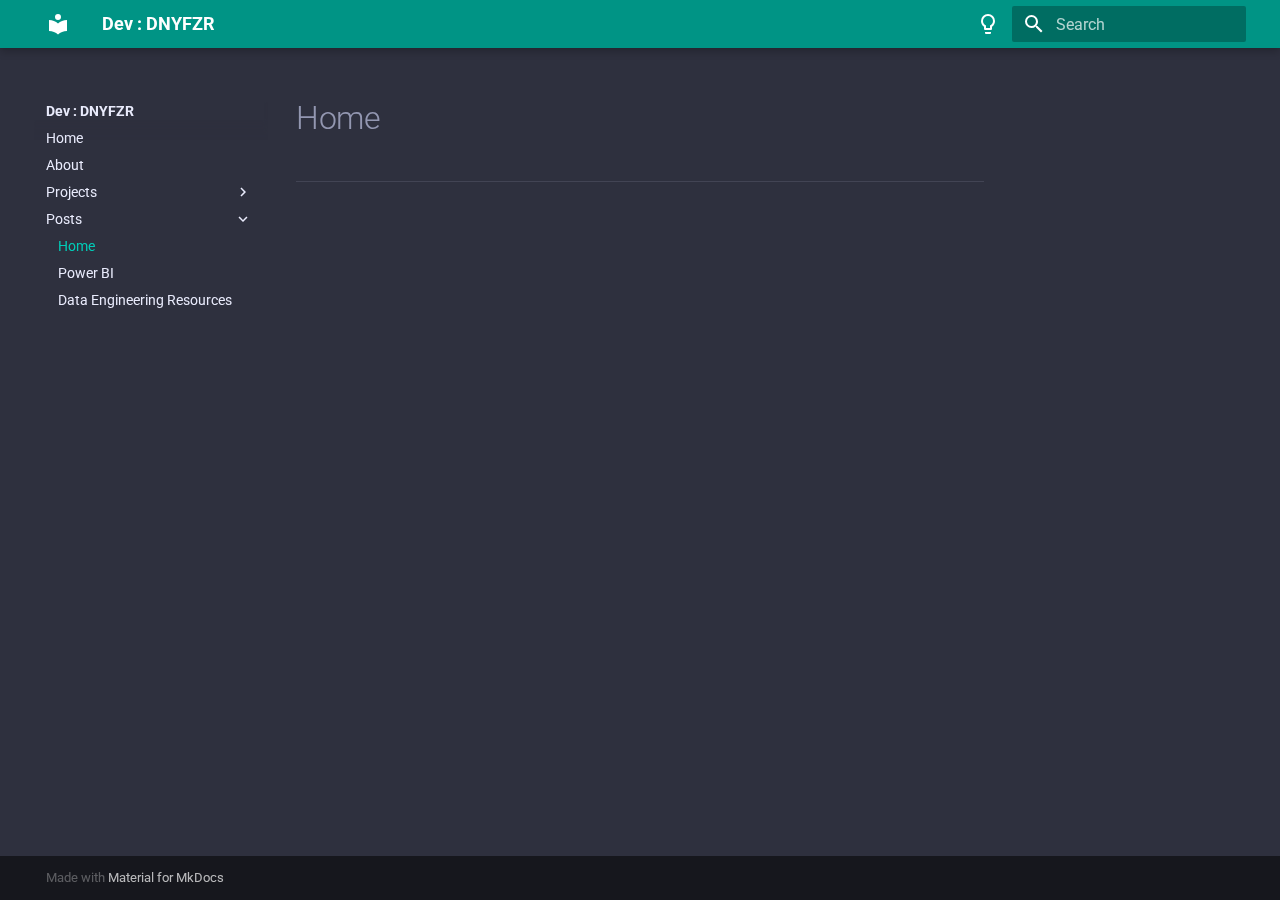
<file: posts/index.html>
<!doctype html>
<html lang="en" class="no-js">
  <head>
    
      <meta charset="utf-8">
      <meta name="viewport" content="width=device-width,initial-scale=1">
      
      
      
      
        <link rel="prev" href="../Projects/Tennis%20App/">
      
      
        <link rel="next" href="0001_PBI/">
      
      <link rel="icon" href="../assets/images/favicon.png">
      <meta name="generator" content="mkdocs-1.4.2, mkdocs-material-9.0.0">
    
    
      
        <title>Home - Dev : DNYFZR</title>
      
    
    
      <link rel="stylesheet" href="../assets/stylesheets/main.f79797b0.min.css">
      
        
        <link rel="stylesheet" href="../assets/stylesheets/palette.2505c338.min.css">
      
      

    
    
    
      
        
        
        <link rel="preconnect" href="https://fonts.gstatic.com" crossorigin>
        <link rel="stylesheet" href="https://fonts.googleapis.com/css?family=Roboto:300,300i,400,400i,700,700i%7CRoboto+Mono:400,400i,700,700i&display=fallback">
        <style>:root{--md-text-font:"Roboto";--md-code-font:"Roboto Mono"}</style>
      
    
    
    <script>__md_scope=new URL("..",location),__md_hash=e=>[...e].reduce((e,_)=>(e<<5)-e+_.charCodeAt(0),0),__md_get=(e,_=localStorage,t=__md_scope)=>JSON.parse(_.getItem(t.pathname+"."+e)),__md_set=(e,_,t=localStorage,a=__md_scope)=>{try{t.setItem(a.pathname+"."+e,JSON.stringify(_))}catch(e){}}</script>
    
      

    
    
    
  </head>
  
  
    
    
      
    
    
    
    
    <body dir="ltr" data-md-color-scheme="slate" data-md-color-primary="teal" data-md-color-accent="deep-orange">
  
    
    
      <script>var palette=__md_get("__palette");if(palette&&"object"==typeof palette.color)for(var key of Object.keys(palette.color))document.body.setAttribute("data-md-color-"+key,palette.color[key])</script>
    
    <input class="md-toggle" data-md-toggle="drawer" type="checkbox" id="__drawer" autocomplete="off">
    <input class="md-toggle" data-md-toggle="search" type="checkbox" id="__search" autocomplete="off">
    <label class="md-overlay" for="__drawer"></label>
    <div data-md-component="skip">
      
        
        <a href="#home" class="md-skip">
          Skip to content
        </a>
      
    </div>
    <div data-md-component="announce">
      
    </div>
    
    
      

<header class="md-header" data-md-component="header">
  <nav class="md-header__inner md-grid" aria-label="Header">
    <a href=".." title="Dev : DNYFZR" class="md-header__button md-logo" aria-label="Dev : DNYFZR" data-md-component="logo">
      
  
  <svg xmlns="http://www.w3.org/2000/svg" viewBox="0 0 24 24"><path d="M12 8a3 3 0 0 0 3-3 3 3 0 0 0-3-3 3 3 0 0 0-3 3 3 3 0 0 0 3 3m0 3.54C9.64 9.35 6.5 8 3 8v11c3.5 0 6.64 1.35 9 3.54 2.36-2.19 5.5-3.54 9-3.54V8c-3.5 0-6.64 1.35-9 3.54Z"/></svg>

    </a>
    <label class="md-header__button md-icon" for="__drawer">
      <svg xmlns="http://www.w3.org/2000/svg" viewBox="0 0 24 24"><path d="M3 6h18v2H3V6m0 5h18v2H3v-2m0 5h18v2H3v-2Z"/></svg>
    </label>
    <div class="md-header__title" data-md-component="header-title">
      <div class="md-header__ellipsis">
        <div class="md-header__topic">
          <span class="md-ellipsis">
            Dev : DNYFZR
          </span>
        </div>
        <div class="md-header__topic" data-md-component="header-topic">
          <span class="md-ellipsis">
            
              Home
            
          </span>
        </div>
      </div>
    </div>
    
      <form class="md-header__option" data-md-component="palette">
        
          
          <input class="md-option" data-md-color-media="" data-md-color-scheme="slate" data-md-color-primary="teal" data-md-color-accent="deep-orange"  aria-label="Switch to light mode"  type="radio" name="__palette" id="__palette_1">
          
            <label class="md-header__button md-icon" title="Switch to light mode" for="__palette_2" hidden>
              <svg xmlns="http://www.w3.org/2000/svg" viewBox="0 0 24 24"><path d="M12 2a7 7 0 0 1 7 7c0 2.38-1.19 4.47-3 5.74V17a1 1 0 0 1-1 1H9a1 1 0 0 1-1-1v-2.26C6.19 13.47 5 11.38 5 9a7 7 0 0 1 7-7M9 21v-1h6v1a1 1 0 0 1-1 1h-4a1 1 0 0 1-1-1m3-17a5 5 0 0 0-5 5c0 2.05 1.23 3.81 3 4.58V16h4v-2.42c1.77-.77 3-2.53 3-4.58a5 5 0 0 0-5-5Z"/></svg>
            </label>
          
        
          
          <input class="md-option" data-md-color-media="" data-md-color-scheme="default" data-md-color-primary="teal" data-md-color-accent="deep-orange"  aria-label="Switch to dark mode"  type="radio" name="__palette" id="__palette_2">
          
            <label class="md-header__button md-icon" title="Switch to dark mode" for="__palette_1" hidden>
              <svg xmlns="http://www.w3.org/2000/svg" viewBox="0 0 24 24"><path d="M12 2a7 7 0 0 0-7 7c0 2.38 1.19 4.47 3 5.74V17a1 1 0 0 0 1 1h6a1 1 0 0 0 1-1v-2.26c1.81-1.27 3-3.36 3-5.74a7 7 0 0 0-7-7M9 21a1 1 0 0 0 1 1h4a1 1 0 0 0 1-1v-1H9v1Z"/></svg>
            </label>
          
        
      </form>
    
    
    
      <label class="md-header__button md-icon" for="__search">
        <svg xmlns="http://www.w3.org/2000/svg" viewBox="0 0 24 24"><path d="M9.5 3A6.5 6.5 0 0 1 16 9.5c0 1.61-.59 3.09-1.56 4.23l.27.27h.79l5 5-1.5 1.5-5-5v-.79l-.27-.27A6.516 6.516 0 0 1 9.5 16 6.5 6.5 0 0 1 3 9.5 6.5 6.5 0 0 1 9.5 3m0 2C7 5 5 7 5 9.5S7 14 9.5 14 14 12 14 9.5 12 5 9.5 5Z"/></svg>
      </label>
      <div class="md-search" data-md-component="search" role="dialog">
  <label class="md-search__overlay" for="__search"></label>
  <div class="md-search__inner" role="search">
    <form class="md-search__form" name="search">
      <input type="text" class="md-search__input" name="query" aria-label="Search" placeholder="Search" autocapitalize="off" autocorrect="off" autocomplete="off" spellcheck="false" data-md-component="search-query" required>
      <label class="md-search__icon md-icon" for="__search">
        <svg xmlns="http://www.w3.org/2000/svg" viewBox="0 0 24 24"><path d="M9.5 3A6.5 6.5 0 0 1 16 9.5c0 1.61-.59 3.09-1.56 4.23l.27.27h.79l5 5-1.5 1.5-5-5v-.79l-.27-.27A6.516 6.516 0 0 1 9.5 16 6.5 6.5 0 0 1 3 9.5 6.5 6.5 0 0 1 9.5 3m0 2C7 5 5 7 5 9.5S7 14 9.5 14 14 12 14 9.5 12 5 9.5 5Z"/></svg>
        <svg xmlns="http://www.w3.org/2000/svg" viewBox="0 0 24 24"><path d="M20 11v2H8l5.5 5.5-1.42 1.42L4.16 12l7.92-7.92L13.5 5.5 8 11h12Z"/></svg>
      </label>
      <nav class="md-search__options" aria-label="Search">
        
        <button type="reset" class="md-search__icon md-icon" title="Clear" aria-label="Clear" tabindex="-1">
          <svg xmlns="http://www.w3.org/2000/svg" viewBox="0 0 24 24"><path d="M19 6.41 17.59 5 12 10.59 6.41 5 5 6.41 10.59 12 5 17.59 6.41 19 12 13.41 17.59 19 19 17.59 13.41 12 19 6.41Z"/></svg>
        </button>
      </nav>
      
    </form>
    <div class="md-search__output">
      <div class="md-search__scrollwrap" data-md-scrollfix>
        <div class="md-search-result" data-md-component="search-result">
          <div class="md-search-result__meta">
            Initializing search
          </div>
          <ol class="md-search-result__list"></ol>
        </div>
      </div>
    </div>
  </div>
</div>
    
    
  </nav>
  
</header>
    
    <div class="md-container" data-md-component="container">
      
      
        
          
        
      
      <main class="md-main" data-md-component="main">
        <div class="md-main__inner md-grid">
          
            
              
              <div class="md-sidebar md-sidebar--primary" data-md-component="sidebar" data-md-type="navigation" >
                <div class="md-sidebar__scrollwrap">
                  <div class="md-sidebar__inner">
                    


<nav class="md-nav md-nav--primary" aria-label="Navigation" data-md-level="0">
  <label class="md-nav__title" for="__drawer">
    <a href=".." title="Dev : DNYFZR" class="md-nav__button md-logo" aria-label="Dev : DNYFZR" data-md-component="logo">
      
  
  <svg xmlns="http://www.w3.org/2000/svg" viewBox="0 0 24 24"><path d="M12 8a3 3 0 0 0 3-3 3 3 0 0 0-3-3 3 3 0 0 0-3 3 3 3 0 0 0 3 3m0 3.54C9.64 9.35 6.5 8 3 8v11c3.5 0 6.64 1.35 9 3.54 2.36-2.19 5.5-3.54 9-3.54V8c-3.5 0-6.64 1.35-9 3.54Z"/></svg>

    </a>
    Dev : DNYFZR
  </label>
  
  <ul class="md-nav__list" data-md-scrollfix>
    
      
      
      

  
  
  
    <li class="md-nav__item">
      <a href=".." class="md-nav__link">
        Home
      </a>
    </li>
  

    
      
      
      

  
  
  
    <li class="md-nav__item">
      <a href="../about/" class="md-nav__link">
        About
      </a>
    </li>
  

    
      
      
      

  
  
  
    
    <li class="md-nav__item md-nav__item--nested">
      
      
        <input class="md-nav__toggle md-toggle" data-md-toggle="__nav_3" type="checkbox" id="__nav_3" >
      
      
      
      
        <label class="md-nav__link" for="__nav_3">
          Projects
          <span class="md-nav__icon md-icon"></span>
        </label>
      
      <nav class="md-nav" aria-label="Projects" data-md-level="1">
        <label class="md-nav__title" for="__nav_3">
          <span class="md-nav__icon md-icon"></span>
          Projects
        </label>
        <ul class="md-nav__list" data-md-scrollfix>
          
            
              
  
  
  
    <li class="md-nav__item">
      <a href="../Projects/Home/" class="md-nav__link">
        Home
      </a>
    </li>
  

            
          
            
              
  
  
  
    <li class="md-nav__item">
      <a href="../Projects/Link%20sharing%20app/" class="md-nav__link">
        Link sharing app
      </a>
    </li>
  

            
          
            
              
  
  
  
    <li class="md-nav__item">
      <a href="../Projects/Tennis%20App/" class="md-nav__link">
        Tennis App
      </a>
    </li>
  

            
          
        </ul>
      </nav>
    </li>
  

    
      
      
      

  
  
    
  
  
    
    <li class="md-nav__item md-nav__item--active md-nav__item--nested">
      
      
        <input class="md-nav__toggle md-toggle" data-md-toggle="__nav_4" type="checkbox" id="__nav_4" checked>
      
      
      
      
        <label class="md-nav__link" for="__nav_4">
          Posts
          <span class="md-nav__icon md-icon"></span>
        </label>
      
      <nav class="md-nav" aria-label="Posts" data-md-level="1">
        <label class="md-nav__title" for="__nav_4">
          <span class="md-nav__icon md-icon"></span>
          Posts
        </label>
        <ul class="md-nav__list" data-md-scrollfix>
          
            
              
  
  
    
  
  
    <li class="md-nav__item md-nav__item--active">
      
      <input class="md-nav__toggle md-toggle" data-md-toggle="toc" type="checkbox" id="__toc">
      
      
        
      
      
      <a href="./" class="md-nav__link md-nav__link--active">
        Home
      </a>
      
    </li>
  

            
          
            
              
  
  
  
    <li class="md-nav__item">
      <a href="0001_PBI/" class="md-nav__link">
        Power BI
      </a>
    </li>
  

            
          
            
              
  
  
  
    <li class="md-nav__item">
      <a href="0002_DE_resources/" class="md-nav__link">
        Data Engineering Resources
      </a>
    </li>
  

            
          
        </ul>
      </nav>
    </li>
  

    
  </ul>
</nav>
                  </div>
                </div>
              </div>
            
            
              
              <div class="md-sidebar md-sidebar--secondary" data-md-component="sidebar" data-md-type="toc" >
                <div class="md-sidebar__scrollwrap">
                  <div class="md-sidebar__inner">
                    

<nav class="md-nav md-nav--secondary" aria-label="Table of contents">
  
  
  
    
  
  
</nav>
                  </div>
                </div>
              </div>
            
          
          
            <div class="md-content" data-md-component="content">
              <article class="md-content__inner md-typeset">
                
                  



<h1 id="home">Home</h1>
<hr />





                
              </article>
            </div>
          
          
        </div>
        
      </main>
      
        <footer class="md-footer">
  
  <div class="md-footer-meta md-typeset">
    <div class="md-footer-meta__inner md-grid">
      <div class="md-copyright">
  
  
    Made with
    <a href="https://squidfunk.github.io/mkdocs-material/" target="_blank" rel="noopener">
      Material for MkDocs
    </a>
  
</div>
      
    </div>
  </div>
</footer>
      
    </div>
    <div class="md-dialog" data-md-component="dialog">
      <div class="md-dialog__inner md-typeset"></div>
    </div>
    
    <script id="__config" type="application/json">{"base": "..", "features": ["header.autohide"], "search": "../assets/javascripts/workers/search.12658920.min.js", "translations": {"clipboard.copied": "Copied to clipboard", "clipboard.copy": "Copy to clipboard", "search.result.more.one": "1 more on this page", "search.result.more.other": "# more on this page", "search.result.none": "No matching documents", "search.result.one": "1 matching document", "search.result.other": "# matching documents", "search.result.placeholder": "Type to start searching", "search.result.term.missing": "Missing", "select.version": "Select version"}}</script>
    
    
      <script src="../assets/javascripts/bundle.5cf534bf.min.js"></script>
      
    
  </body>
</html>
</file>
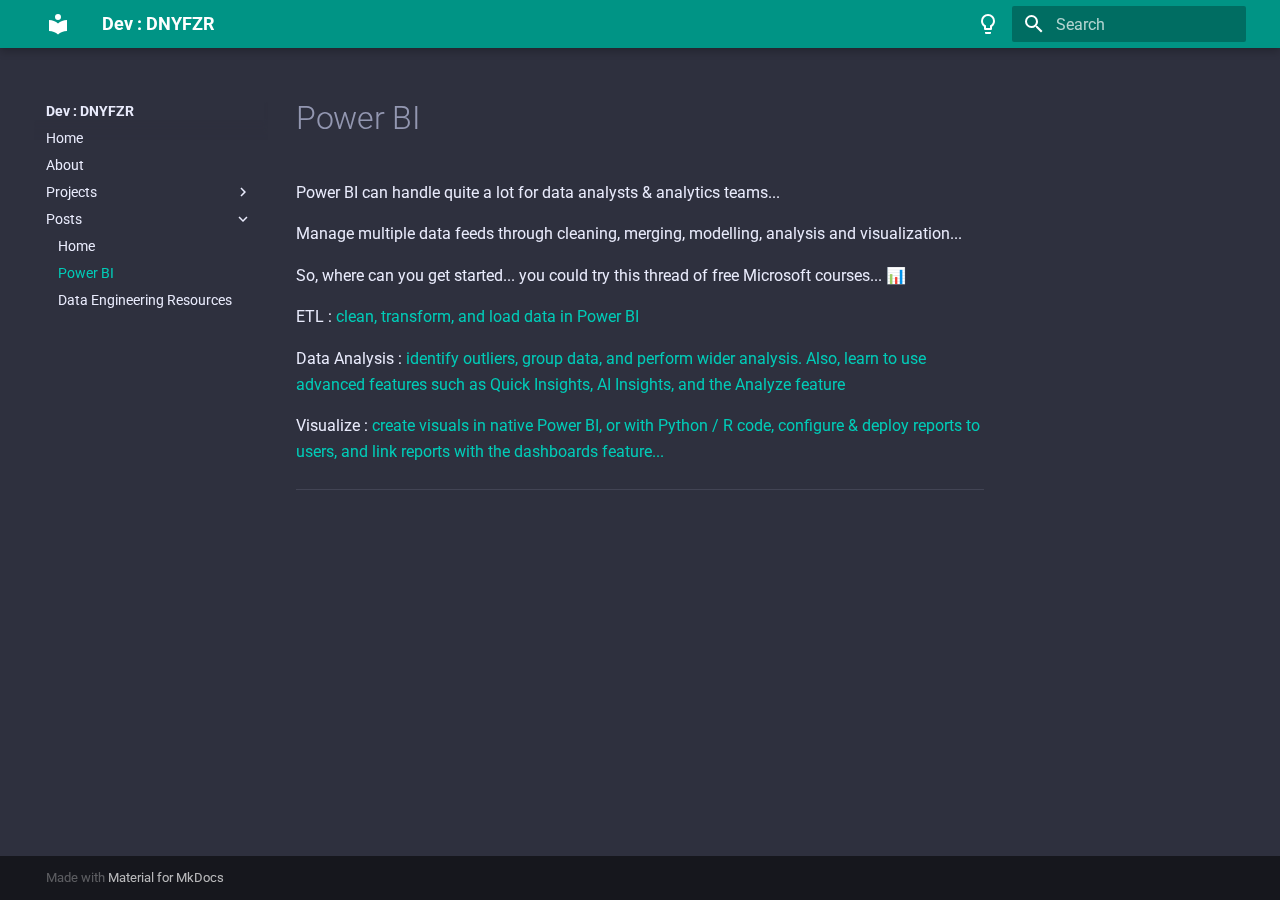
<file: posts/0001_PBI/index.html>
<!doctype html>
<html lang="en" class="no-js">
  <head>
    
      <meta charset="utf-8">
      <meta name="viewport" content="width=device-width,initial-scale=1">
      
      
      
      
        <link rel="prev" href="../">
      
      
        <link rel="next" href="../0002_DE_resources/">
      
      <link rel="icon" href="../../assets/images/favicon.png">
      <meta name="generator" content="mkdocs-1.4.2, mkdocs-material-9.0.0">
    
    
      
        <title>Power BI - Dev : DNYFZR</title>
      
    
    
      <link rel="stylesheet" href="../../assets/stylesheets/main.f79797b0.min.css">
      
        
        <link rel="stylesheet" href="../../assets/stylesheets/palette.2505c338.min.css">
      
      

    
    
    
      
        
        
        <link rel="preconnect" href="https://fonts.gstatic.com" crossorigin>
        <link rel="stylesheet" href="https://fonts.googleapis.com/css?family=Roboto:300,300i,400,400i,700,700i%7CRoboto+Mono:400,400i,700,700i&display=fallback">
        <style>:root{--md-text-font:"Roboto";--md-code-font:"Roboto Mono"}</style>
      
    
    
    <script>__md_scope=new URL("../..",location),__md_hash=e=>[...e].reduce((e,_)=>(e<<5)-e+_.charCodeAt(0),0),__md_get=(e,_=localStorage,t=__md_scope)=>JSON.parse(_.getItem(t.pathname+"."+e)),__md_set=(e,_,t=localStorage,a=__md_scope)=>{try{t.setItem(a.pathname+"."+e,JSON.stringify(_))}catch(e){}}</script>
    
      

    
    
    
  </head>
  
  
    
    
      
    
    
    
    
    <body dir="ltr" data-md-color-scheme="slate" data-md-color-primary="teal" data-md-color-accent="deep-orange">
  
    
    
      <script>var palette=__md_get("__palette");if(palette&&"object"==typeof palette.color)for(var key of Object.keys(palette.color))document.body.setAttribute("data-md-color-"+key,palette.color[key])</script>
    
    <input class="md-toggle" data-md-toggle="drawer" type="checkbox" id="__drawer" autocomplete="off">
    <input class="md-toggle" data-md-toggle="search" type="checkbox" id="__search" autocomplete="off">
    <label class="md-overlay" for="__drawer"></label>
    <div data-md-component="skip">
      
        
        <a href="#power-bi" class="md-skip">
          Skip to content
        </a>
      
    </div>
    <div data-md-component="announce">
      
    </div>
    
    
      

<header class="md-header" data-md-component="header">
  <nav class="md-header__inner md-grid" aria-label="Header">
    <a href="../.." title="Dev : DNYFZR" class="md-header__button md-logo" aria-label="Dev : DNYFZR" data-md-component="logo">
      
  
  <svg xmlns="http://www.w3.org/2000/svg" viewBox="0 0 24 24"><path d="M12 8a3 3 0 0 0 3-3 3 3 0 0 0-3-3 3 3 0 0 0-3 3 3 3 0 0 0 3 3m0 3.54C9.64 9.35 6.5 8 3 8v11c3.5 0 6.64 1.35 9 3.54 2.36-2.19 5.5-3.54 9-3.54V8c-3.5 0-6.64 1.35-9 3.54Z"/></svg>

    </a>
    <label class="md-header__button md-icon" for="__drawer">
      <svg xmlns="http://www.w3.org/2000/svg" viewBox="0 0 24 24"><path d="M3 6h18v2H3V6m0 5h18v2H3v-2m0 5h18v2H3v-2Z"/></svg>
    </label>
    <div class="md-header__title" data-md-component="header-title">
      <div class="md-header__ellipsis">
        <div class="md-header__topic">
          <span class="md-ellipsis">
            Dev : DNYFZR
          </span>
        </div>
        <div class="md-header__topic" data-md-component="header-topic">
          <span class="md-ellipsis">
            
              Power BI
            
          </span>
        </div>
      </div>
    </div>
    
      <form class="md-header__option" data-md-component="palette">
        
          
          <input class="md-option" data-md-color-media="" data-md-color-scheme="slate" data-md-color-primary="teal" data-md-color-accent="deep-orange"  aria-label="Switch to light mode"  type="radio" name="__palette" id="__palette_1">
          
            <label class="md-header__button md-icon" title="Switch to light mode" for="__palette_2" hidden>
              <svg xmlns="http://www.w3.org/2000/svg" viewBox="0 0 24 24"><path d="M12 2a7 7 0 0 1 7 7c0 2.38-1.19 4.47-3 5.74V17a1 1 0 0 1-1 1H9a1 1 0 0 1-1-1v-2.26C6.19 13.47 5 11.38 5 9a7 7 0 0 1 7-7M9 21v-1h6v1a1 1 0 0 1-1 1h-4a1 1 0 0 1-1-1m3-17a5 5 0 0 0-5 5c0 2.05 1.23 3.81 3 4.58V16h4v-2.42c1.77-.77 3-2.53 3-4.58a5 5 0 0 0-5-5Z"/></svg>
            </label>
          
        
          
          <input class="md-option" data-md-color-media="" data-md-color-scheme="default" data-md-color-primary="teal" data-md-color-accent="deep-orange"  aria-label="Switch to dark mode"  type="radio" name="__palette" id="__palette_2">
          
            <label class="md-header__button md-icon" title="Switch to dark mode" for="__palette_1" hidden>
              <svg xmlns="http://www.w3.org/2000/svg" viewBox="0 0 24 24"><path d="M12 2a7 7 0 0 0-7 7c0 2.38 1.19 4.47 3 5.74V17a1 1 0 0 0 1 1h6a1 1 0 0 0 1-1v-2.26c1.81-1.27 3-3.36 3-5.74a7 7 0 0 0-7-7M9 21a1 1 0 0 0 1 1h4a1 1 0 0 0 1-1v-1H9v1Z"/></svg>
            </label>
          
        
      </form>
    
    
    
      <label class="md-header__button md-icon" for="__search">
        <svg xmlns="http://www.w3.org/2000/svg" viewBox="0 0 24 24"><path d="M9.5 3A6.5 6.5 0 0 1 16 9.5c0 1.61-.59 3.09-1.56 4.23l.27.27h.79l5 5-1.5 1.5-5-5v-.79l-.27-.27A6.516 6.516 0 0 1 9.5 16 6.5 6.5 0 0 1 3 9.5 6.5 6.5 0 0 1 9.5 3m0 2C7 5 5 7 5 9.5S7 14 9.5 14 14 12 14 9.5 12 5 9.5 5Z"/></svg>
      </label>
      <div class="md-search" data-md-component="search" role="dialog">
  <label class="md-search__overlay" for="__search"></label>
  <div class="md-search__inner" role="search">
    <form class="md-search__form" name="search">
      <input type="text" class="md-search__input" name="query" aria-label="Search" placeholder="Search" autocapitalize="off" autocorrect="off" autocomplete="off" spellcheck="false" data-md-component="search-query" required>
      <label class="md-search__icon md-icon" for="__search">
        <svg xmlns="http://www.w3.org/2000/svg" viewBox="0 0 24 24"><path d="M9.5 3A6.5 6.5 0 0 1 16 9.5c0 1.61-.59 3.09-1.56 4.23l.27.27h.79l5 5-1.5 1.5-5-5v-.79l-.27-.27A6.516 6.516 0 0 1 9.5 16 6.5 6.5 0 0 1 3 9.5 6.5 6.5 0 0 1 9.5 3m0 2C7 5 5 7 5 9.5S7 14 9.5 14 14 12 14 9.5 12 5 9.5 5Z"/></svg>
        <svg xmlns="http://www.w3.org/2000/svg" viewBox="0 0 24 24"><path d="M20 11v2H8l5.5 5.5-1.42 1.42L4.16 12l7.92-7.92L13.5 5.5 8 11h12Z"/></svg>
      </label>
      <nav class="md-search__options" aria-label="Search">
        
        <button type="reset" class="md-search__icon md-icon" title="Clear" aria-label="Clear" tabindex="-1">
          <svg xmlns="http://www.w3.org/2000/svg" viewBox="0 0 24 24"><path d="M19 6.41 17.59 5 12 10.59 6.41 5 5 6.41 10.59 12 5 17.59 6.41 19 12 13.41 17.59 19 19 17.59 13.41 12 19 6.41Z"/></svg>
        </button>
      </nav>
      
    </form>
    <div class="md-search__output">
      <div class="md-search__scrollwrap" data-md-scrollfix>
        <div class="md-search-result" data-md-component="search-result">
          <div class="md-search-result__meta">
            Initializing search
          </div>
          <ol class="md-search-result__list"></ol>
        </div>
      </div>
    </div>
  </div>
</div>
    
    
  </nav>
  
</header>
    
    <div class="md-container" data-md-component="container">
      
      
        
          
        
      
      <main class="md-main" data-md-component="main">
        <div class="md-main__inner md-grid">
          
            
              
              <div class="md-sidebar md-sidebar--primary" data-md-component="sidebar" data-md-type="navigation" >
                <div class="md-sidebar__scrollwrap">
                  <div class="md-sidebar__inner">
                    


<nav class="md-nav md-nav--primary" aria-label="Navigation" data-md-level="0">
  <label class="md-nav__title" for="__drawer">
    <a href="../.." title="Dev : DNYFZR" class="md-nav__button md-logo" aria-label="Dev : DNYFZR" data-md-component="logo">
      
  
  <svg xmlns="http://www.w3.org/2000/svg" viewBox="0 0 24 24"><path d="M12 8a3 3 0 0 0 3-3 3 3 0 0 0-3-3 3 3 0 0 0-3 3 3 3 0 0 0 3 3m0 3.54C9.64 9.35 6.5 8 3 8v11c3.5 0 6.64 1.35 9 3.54 2.36-2.19 5.5-3.54 9-3.54V8c-3.5 0-6.64 1.35-9 3.54Z"/></svg>

    </a>
    Dev : DNYFZR
  </label>
  
  <ul class="md-nav__list" data-md-scrollfix>
    
      
      
      

  
  
  
    <li class="md-nav__item">
      <a href="../.." class="md-nav__link">
        Home
      </a>
    </li>
  

    
      
      
      

  
  
  
    <li class="md-nav__item">
      <a href="../../about/" class="md-nav__link">
        About
      </a>
    </li>
  

    
      
      
      

  
  
  
    
    <li class="md-nav__item md-nav__item--nested">
      
      
        <input class="md-nav__toggle md-toggle" data-md-toggle="__nav_3" type="checkbox" id="__nav_3" >
      
      
      
      
        <label class="md-nav__link" for="__nav_3">
          Projects
          <span class="md-nav__icon md-icon"></span>
        </label>
      
      <nav class="md-nav" aria-label="Projects" data-md-level="1">
        <label class="md-nav__title" for="__nav_3">
          <span class="md-nav__icon md-icon"></span>
          Projects
        </label>
        <ul class="md-nav__list" data-md-scrollfix>
          
            
              
  
  
  
    <li class="md-nav__item">
      <a href="../../Projects/Home/" class="md-nav__link">
        Home
      </a>
    </li>
  

            
          
            
              
  
  
  
    <li class="md-nav__item">
      <a href="../../Projects/Link%20sharing%20app/" class="md-nav__link">
        Link sharing app
      </a>
    </li>
  

            
          
            
              
  
  
  
    <li class="md-nav__item">
      <a href="../../Projects/Tennis%20App/" class="md-nav__link">
        Tennis App
      </a>
    </li>
  

            
          
        </ul>
      </nav>
    </li>
  

    
      
      
      

  
  
    
  
  
    
    <li class="md-nav__item md-nav__item--active md-nav__item--nested">
      
      
        <input class="md-nav__toggle md-toggle" data-md-toggle="__nav_4" type="checkbox" id="__nav_4" checked>
      
      
      
      
        <label class="md-nav__link" for="__nav_4">
          Posts
          <span class="md-nav__icon md-icon"></span>
        </label>
      
      <nav class="md-nav" aria-label="Posts" data-md-level="1">
        <label class="md-nav__title" for="__nav_4">
          <span class="md-nav__icon md-icon"></span>
          Posts
        </label>
        <ul class="md-nav__list" data-md-scrollfix>
          
            
              
  
  
  
    <li class="md-nav__item">
      <a href="../" class="md-nav__link">
        Home
      </a>
    </li>
  

            
          
            
              
  
  
    
  
  
    <li class="md-nav__item md-nav__item--active">
      
      <input class="md-nav__toggle md-toggle" data-md-toggle="toc" type="checkbox" id="__toc">
      
      
        
      
      
      <a href="./" class="md-nav__link md-nav__link--active">
        Power BI
      </a>
      
    </li>
  

            
          
            
              
  
  
  
    <li class="md-nav__item">
      <a href="../0002_DE_resources/" class="md-nav__link">
        Data Engineering Resources
      </a>
    </li>
  

            
          
        </ul>
      </nav>
    </li>
  

    
  </ul>
</nav>
                  </div>
                </div>
              </div>
            
            
              
              <div class="md-sidebar md-sidebar--secondary" data-md-component="sidebar" data-md-type="toc" >
                <div class="md-sidebar__scrollwrap">
                  <div class="md-sidebar__inner">
                    

<nav class="md-nav md-nav--secondary" aria-label="Table of contents">
  
  
  
    
  
  
</nav>
                  </div>
                </div>
              </div>
            
          
          
            <div class="md-content" data-md-component="content">
              <article class="md-content__inner md-typeset">
                
                  



<h1 id="power-bi">Power BI</h1>
<p>Power BI can handle quite a lot for data analysts &amp; analytics teams...</p>
<p>Manage multiple data feeds through cleaning, merging, modelling, analysis and visualization...</p>
<p>So, where can you get started... you could try this thread of free Microsoft courses... 📊</p>
<p>ETL : <a href="https://learn.microsoft.com/en-us/training/paths/prepare-data-power-bi/?ns-enrollment-type=Collection&amp;ns-enrollment-id=djwu3eywpk4nm">clean, transform, and load data in Power BI</a></p>
<p>Data Analysis : <a href="https://learn.microsoft.com/en-us/training/paths/perform-analytics-power-bi/?ns-enrollment-type=Collection&amp;ns-enrollment-id=djwu3eywpk4nm">identify outliers, group data, and perform wider analysis. Also, learn to use advanced features such as Quick Insights, AI Insights, and the Analyze feature</a></p>
<p>Visualize : <a href="https://learn.microsoft.com/en-us/training/paths/visualize-data-power-bi/?ns-enrollment-type=Collection&amp;ns-enrollment-id=djwu3eywpk4nm">create visuals in native Power BI, or with Python / R code, configure &amp; deploy reports to users, and link reports with the dashboards feature...</a></p>
<hr />





                
              </article>
            </div>
          
          
        </div>
        
      </main>
      
        <footer class="md-footer">
  
  <div class="md-footer-meta md-typeset">
    <div class="md-footer-meta__inner md-grid">
      <div class="md-copyright">
  
  
    Made with
    <a href="https://squidfunk.github.io/mkdocs-material/" target="_blank" rel="noopener">
      Material for MkDocs
    </a>
  
</div>
      
    </div>
  </div>
</footer>
      
    </div>
    <div class="md-dialog" data-md-component="dialog">
      <div class="md-dialog__inner md-typeset"></div>
    </div>
    
    <script id="__config" type="application/json">{"base": "../..", "features": ["header.autohide"], "search": "../../assets/javascripts/workers/search.12658920.min.js", "translations": {"clipboard.copied": "Copied to clipboard", "clipboard.copy": "Copy to clipboard", "search.result.more.one": "1 more on this page", "search.result.more.other": "# more on this page", "search.result.none": "No matching documents", "search.result.one": "1 matching document", "search.result.other": "# matching documents", "search.result.placeholder": "Type to start searching", "search.result.term.missing": "Missing", "select.version": "Select version"}}</script>
    
    
      <script src="../../assets/javascripts/bundle.5cf534bf.min.js"></script>
      
    
  </body>
</html>
</file>
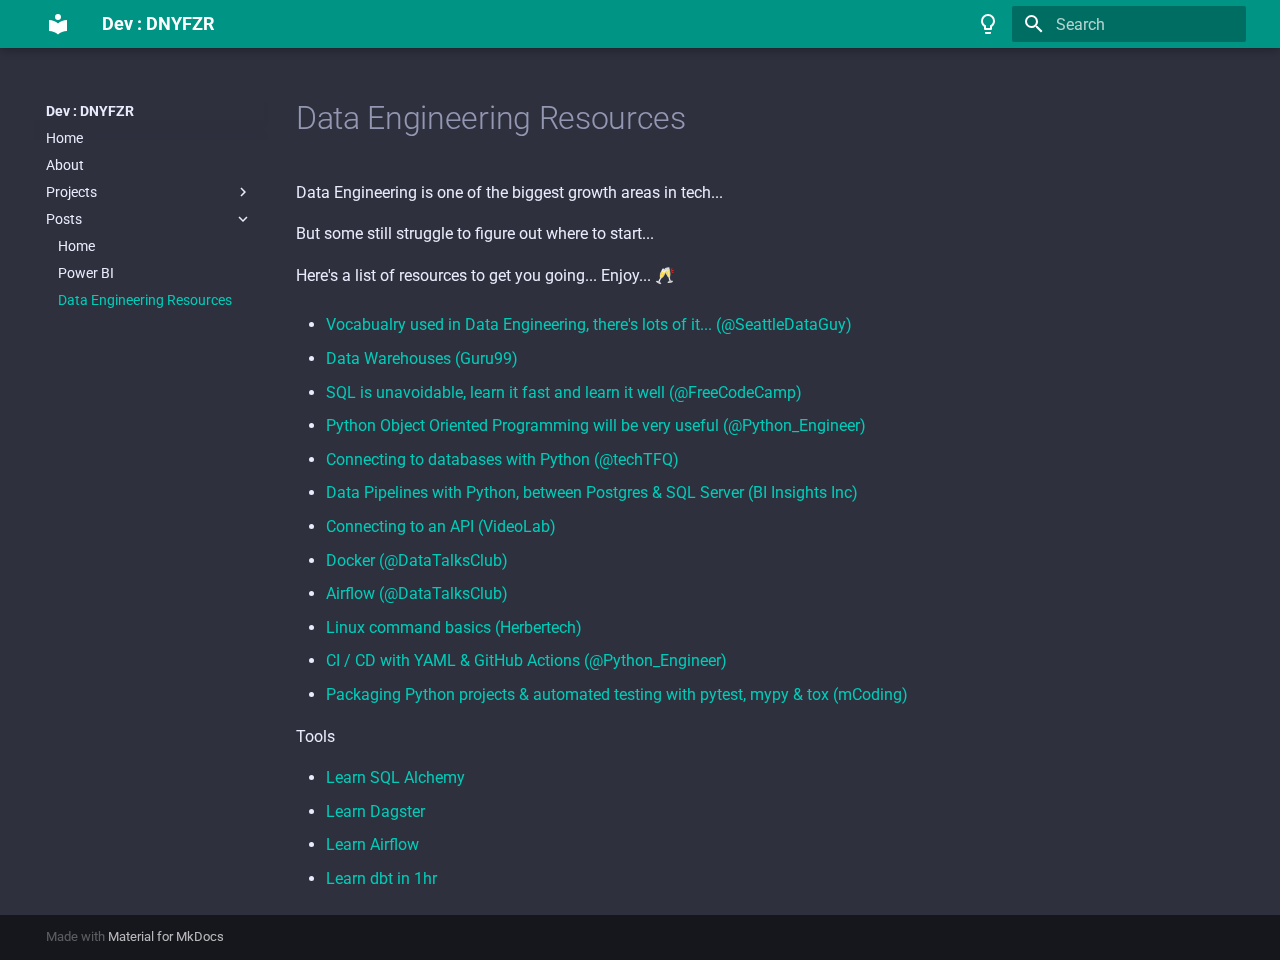
<file: posts/0002_DE_resources/index.html>
<!doctype html>
<html lang="en" class="no-js">
  <head>
    
      <meta charset="utf-8">
      <meta name="viewport" content="width=device-width,initial-scale=1">
      
      
      
      
        <link rel="prev" href="../0001_PBI/">
      
      
      <link rel="icon" href="../../assets/images/favicon.png">
      <meta name="generator" content="mkdocs-1.4.2, mkdocs-material-9.0.0">
    
    
      
        <title>Data Engineering Resources - Dev : DNYFZR</title>
      
    
    
      <link rel="stylesheet" href="../../assets/stylesheets/main.f79797b0.min.css">
      
        
        <link rel="stylesheet" href="../../assets/stylesheets/palette.2505c338.min.css">
      
      

    
    
    
      
        
        
        <link rel="preconnect" href="https://fonts.gstatic.com" crossorigin>
        <link rel="stylesheet" href="https://fonts.googleapis.com/css?family=Roboto:300,300i,400,400i,700,700i%7CRoboto+Mono:400,400i,700,700i&display=fallback">
        <style>:root{--md-text-font:"Roboto";--md-code-font:"Roboto Mono"}</style>
      
    
    
    <script>__md_scope=new URL("../..",location),__md_hash=e=>[...e].reduce((e,_)=>(e<<5)-e+_.charCodeAt(0),0),__md_get=(e,_=localStorage,t=__md_scope)=>JSON.parse(_.getItem(t.pathname+"."+e)),__md_set=(e,_,t=localStorage,a=__md_scope)=>{try{t.setItem(a.pathname+"."+e,JSON.stringify(_))}catch(e){}}</script>
    
      

    
    
    
  </head>
  
  
    
    
      
    
    
    
    
    <body dir="ltr" data-md-color-scheme="slate" data-md-color-primary="teal" data-md-color-accent="deep-orange">
  
    
    
      <script>var palette=__md_get("__palette");if(palette&&"object"==typeof palette.color)for(var key of Object.keys(palette.color))document.body.setAttribute("data-md-color-"+key,palette.color[key])</script>
    
    <input class="md-toggle" data-md-toggle="drawer" type="checkbox" id="__drawer" autocomplete="off">
    <input class="md-toggle" data-md-toggle="search" type="checkbox" id="__search" autocomplete="off">
    <label class="md-overlay" for="__drawer"></label>
    <div data-md-component="skip">
      
        
        <a href="#data-engineering-resources" class="md-skip">
          Skip to content
        </a>
      
    </div>
    <div data-md-component="announce">
      
    </div>
    
    
      

<header class="md-header" data-md-component="header">
  <nav class="md-header__inner md-grid" aria-label="Header">
    <a href="../.." title="Dev : DNYFZR" class="md-header__button md-logo" aria-label="Dev : DNYFZR" data-md-component="logo">
      
  
  <svg xmlns="http://www.w3.org/2000/svg" viewBox="0 0 24 24"><path d="M12 8a3 3 0 0 0 3-3 3 3 0 0 0-3-3 3 3 0 0 0-3 3 3 3 0 0 0 3 3m0 3.54C9.64 9.35 6.5 8 3 8v11c3.5 0 6.64 1.35 9 3.54 2.36-2.19 5.5-3.54 9-3.54V8c-3.5 0-6.64 1.35-9 3.54Z"/></svg>

    </a>
    <label class="md-header__button md-icon" for="__drawer">
      <svg xmlns="http://www.w3.org/2000/svg" viewBox="0 0 24 24"><path d="M3 6h18v2H3V6m0 5h18v2H3v-2m0 5h18v2H3v-2Z"/></svg>
    </label>
    <div class="md-header__title" data-md-component="header-title">
      <div class="md-header__ellipsis">
        <div class="md-header__topic">
          <span class="md-ellipsis">
            Dev : DNYFZR
          </span>
        </div>
        <div class="md-header__topic" data-md-component="header-topic">
          <span class="md-ellipsis">
            
              Data Engineering Resources
            
          </span>
        </div>
      </div>
    </div>
    
      <form class="md-header__option" data-md-component="palette">
        
          
          <input class="md-option" data-md-color-media="" data-md-color-scheme="slate" data-md-color-primary="teal" data-md-color-accent="deep-orange"  aria-label="Switch to light mode"  type="radio" name="__palette" id="__palette_1">
          
            <label class="md-header__button md-icon" title="Switch to light mode" for="__palette_2" hidden>
              <svg xmlns="http://www.w3.org/2000/svg" viewBox="0 0 24 24"><path d="M12 2a7 7 0 0 1 7 7c0 2.38-1.19 4.47-3 5.74V17a1 1 0 0 1-1 1H9a1 1 0 0 1-1-1v-2.26C6.19 13.47 5 11.38 5 9a7 7 0 0 1 7-7M9 21v-1h6v1a1 1 0 0 1-1 1h-4a1 1 0 0 1-1-1m3-17a5 5 0 0 0-5 5c0 2.05 1.23 3.81 3 4.58V16h4v-2.42c1.77-.77 3-2.53 3-4.58a5 5 0 0 0-5-5Z"/></svg>
            </label>
          
        
          
          <input class="md-option" data-md-color-media="" data-md-color-scheme="default" data-md-color-primary="teal" data-md-color-accent="deep-orange"  aria-label="Switch to dark mode"  type="radio" name="__palette" id="__palette_2">
          
            <label class="md-header__button md-icon" title="Switch to dark mode" for="__palette_1" hidden>
              <svg xmlns="http://www.w3.org/2000/svg" viewBox="0 0 24 24"><path d="M12 2a7 7 0 0 0-7 7c0 2.38 1.19 4.47 3 5.74V17a1 1 0 0 0 1 1h6a1 1 0 0 0 1-1v-2.26c1.81-1.27 3-3.36 3-5.74a7 7 0 0 0-7-7M9 21a1 1 0 0 0 1 1h4a1 1 0 0 0 1-1v-1H9v1Z"/></svg>
            </label>
          
        
      </form>
    
    
    
      <label class="md-header__button md-icon" for="__search">
        <svg xmlns="http://www.w3.org/2000/svg" viewBox="0 0 24 24"><path d="M9.5 3A6.5 6.5 0 0 1 16 9.5c0 1.61-.59 3.09-1.56 4.23l.27.27h.79l5 5-1.5 1.5-5-5v-.79l-.27-.27A6.516 6.516 0 0 1 9.5 16 6.5 6.5 0 0 1 3 9.5 6.5 6.5 0 0 1 9.5 3m0 2C7 5 5 7 5 9.5S7 14 9.5 14 14 12 14 9.5 12 5 9.5 5Z"/></svg>
      </label>
      <div class="md-search" data-md-component="search" role="dialog">
  <label class="md-search__overlay" for="__search"></label>
  <div class="md-search__inner" role="search">
    <form class="md-search__form" name="search">
      <input type="text" class="md-search__input" name="query" aria-label="Search" placeholder="Search" autocapitalize="off" autocorrect="off" autocomplete="off" spellcheck="false" data-md-component="search-query" required>
      <label class="md-search__icon md-icon" for="__search">
        <svg xmlns="http://www.w3.org/2000/svg" viewBox="0 0 24 24"><path d="M9.5 3A6.5 6.5 0 0 1 16 9.5c0 1.61-.59 3.09-1.56 4.23l.27.27h.79l5 5-1.5 1.5-5-5v-.79l-.27-.27A6.516 6.516 0 0 1 9.5 16 6.5 6.5 0 0 1 3 9.5 6.5 6.5 0 0 1 9.5 3m0 2C7 5 5 7 5 9.5S7 14 9.5 14 14 12 14 9.5 12 5 9.5 5Z"/></svg>
        <svg xmlns="http://www.w3.org/2000/svg" viewBox="0 0 24 24"><path d="M20 11v2H8l5.5 5.5-1.42 1.42L4.16 12l7.92-7.92L13.5 5.5 8 11h12Z"/></svg>
      </label>
      <nav class="md-search__options" aria-label="Search">
        
        <button type="reset" class="md-search__icon md-icon" title="Clear" aria-label="Clear" tabindex="-1">
          <svg xmlns="http://www.w3.org/2000/svg" viewBox="0 0 24 24"><path d="M19 6.41 17.59 5 12 10.59 6.41 5 5 6.41 10.59 12 5 17.59 6.41 19 12 13.41 17.59 19 19 17.59 13.41 12 19 6.41Z"/></svg>
        </button>
      </nav>
      
    </form>
    <div class="md-search__output">
      <div class="md-search__scrollwrap" data-md-scrollfix>
        <div class="md-search-result" data-md-component="search-result">
          <div class="md-search-result__meta">
            Initializing search
          </div>
          <ol class="md-search-result__list"></ol>
        </div>
      </div>
    </div>
  </div>
</div>
    
    
  </nav>
  
</header>
    
    <div class="md-container" data-md-component="container">
      
      
        
          
        
      
      <main class="md-main" data-md-component="main">
        <div class="md-main__inner md-grid">
          
            
              
              <div class="md-sidebar md-sidebar--primary" data-md-component="sidebar" data-md-type="navigation" >
                <div class="md-sidebar__scrollwrap">
                  <div class="md-sidebar__inner">
                    


<nav class="md-nav md-nav--primary" aria-label="Navigation" data-md-level="0">
  <label class="md-nav__title" for="__drawer">
    <a href="../.." title="Dev : DNYFZR" class="md-nav__button md-logo" aria-label="Dev : DNYFZR" data-md-component="logo">
      
  
  <svg xmlns="http://www.w3.org/2000/svg" viewBox="0 0 24 24"><path d="M12 8a3 3 0 0 0 3-3 3 3 0 0 0-3-3 3 3 0 0 0-3 3 3 3 0 0 0 3 3m0 3.54C9.64 9.35 6.5 8 3 8v11c3.5 0 6.64 1.35 9 3.54 2.36-2.19 5.5-3.54 9-3.54V8c-3.5 0-6.64 1.35-9 3.54Z"/></svg>

    </a>
    Dev : DNYFZR
  </label>
  
  <ul class="md-nav__list" data-md-scrollfix>
    
      
      
      

  
  
  
    <li class="md-nav__item">
      <a href="../.." class="md-nav__link">
        Home
      </a>
    </li>
  

    
      
      
      

  
  
  
    <li class="md-nav__item">
      <a href="../../about/" class="md-nav__link">
        About
      </a>
    </li>
  

    
      
      
      

  
  
  
    
    <li class="md-nav__item md-nav__item--nested">
      
      
        <input class="md-nav__toggle md-toggle" data-md-toggle="__nav_3" type="checkbox" id="__nav_3" >
      
      
      
      
        <label class="md-nav__link" for="__nav_3">
          Projects
          <span class="md-nav__icon md-icon"></span>
        </label>
      
      <nav class="md-nav" aria-label="Projects" data-md-level="1">
        <label class="md-nav__title" for="__nav_3">
          <span class="md-nav__icon md-icon"></span>
          Projects
        </label>
        <ul class="md-nav__list" data-md-scrollfix>
          
            
              
  
  
  
    <li class="md-nav__item">
      <a href="../../Projects/Home/" class="md-nav__link">
        Home
      </a>
    </li>
  

            
          
            
              
  
  
  
    <li class="md-nav__item">
      <a href="../../Projects/Link%20sharing%20app/" class="md-nav__link">
        Link sharing app
      </a>
    </li>
  

            
          
            
              
  
  
  
    <li class="md-nav__item">
      <a href="../../Projects/Tennis%20App/" class="md-nav__link">
        Tennis App
      </a>
    </li>
  

            
          
        </ul>
      </nav>
    </li>
  

    
      
      
      

  
  
    
  
  
    
    <li class="md-nav__item md-nav__item--active md-nav__item--nested">
      
      
        <input class="md-nav__toggle md-toggle" data-md-toggle="__nav_4" type="checkbox" id="__nav_4" checked>
      
      
      
      
        <label class="md-nav__link" for="__nav_4">
          Posts
          <span class="md-nav__icon md-icon"></span>
        </label>
      
      <nav class="md-nav" aria-label="Posts" data-md-level="1">
        <label class="md-nav__title" for="__nav_4">
          <span class="md-nav__icon md-icon"></span>
          Posts
        </label>
        <ul class="md-nav__list" data-md-scrollfix>
          
            
              
  
  
  
    <li class="md-nav__item">
      <a href="../" class="md-nav__link">
        Home
      </a>
    </li>
  

            
          
            
              
  
  
  
    <li class="md-nav__item">
      <a href="../0001_PBI/" class="md-nav__link">
        Power BI
      </a>
    </li>
  

            
          
            
              
  
  
    
  
  
    <li class="md-nav__item md-nav__item--active">
      
      <input class="md-nav__toggle md-toggle" data-md-toggle="toc" type="checkbox" id="__toc">
      
      
        
      
      
      <a href="./" class="md-nav__link md-nav__link--active">
        Data Engineering Resources
      </a>
      
    </li>
  

            
          
        </ul>
      </nav>
    </li>
  

    
  </ul>
</nav>
                  </div>
                </div>
              </div>
            
            
              
              <div class="md-sidebar md-sidebar--secondary" data-md-component="sidebar" data-md-type="toc" >
                <div class="md-sidebar__scrollwrap">
                  <div class="md-sidebar__inner">
                    

<nav class="md-nav md-nav--secondary" aria-label="Table of contents">
  
  
  
    
  
  
</nav>
                  </div>
                </div>
              </div>
            
          
          
            <div class="md-content" data-md-component="content">
              <article class="md-content__inner md-typeset">
                
                  



<h1 id="data-engineering-resources">Data Engineering Resources</h1>
<p>Data Engineering is one of the biggest growth areas in tech... </p>
<p>But some still struggle to figure out where to start...</p>
<p>Here's a list of resources to get you going... Enjoy... 🥂</p>
<ul>
<li>
<p><a href="https://www.youtube.com/watch?v=TDbjd6Wl6TI">Vocabualry used in Data Engineering, there's lots of it... (@SeattleDataGuy)</a> </p>
</li>
<li>
<p><a href="https://www.guru99.com/data-warehousing.html">Data Warehouses (Guru99)</a></p>
</li>
<li><a href="https://www.youtube.com/watch?v=HXV3zeQKqGY">SQL is unavoidable, learn it fast and learn it well (@FreeCodeCamp)</a></li>
<li><a href="https://www.youtube.com/watch?v=Ej_02ICOIgs">Python Object Oriented Programming will be very useful (@Python_Engineer)</a></li>
<li><a href="https://www.youtube.com/watch?v=M2NzvnfS-hI">Connecting to databases with Python (@techTFQ)</a></li>
<li><a href="https://www.youtube.com/watch?v=dfouoh9QdUw">Data Pipelines with Python, between Postgres &amp; SQL Server (BI Insights Inc)</a></li>
<li><a href="https://www.youtube.com/watch?v=hpc5jyVpUpw">Connecting to an API (VideoLab)</a></li>
<li><a href="https://www.youtube.com/watch?v=EYNwNlOrpr0&amp;list=PL3MmuxUbc_hJed7dXYoJw8DoCuVHhGEQb&amp;index=4">Docker (@DataTalksClub)</a></li>
<li><a href="https://www.youtube.com/watch?v=lqDMzReAtrw&amp;list=PL3MmuxUbc_hJed7dXYoJw8DoCuVHhGEQb&amp;index=19">Airflow (@DataTalksClub)</a></li>
<li><a href="https://www.youtube.com/watch?v=n_2jPbQornY">Linux command basics (Herbertech)</a></li>
<li><a href="https://www.youtube.com/watch?v=PaGp7Vi5gfM">CI / CD with YAML &amp; GitHub Actions (@Python_Engineer)</a></li>
<li><a href="https://www.youtube.com/watch?v=DhUpxWjOhME">Packaging Python projects &amp; automated testing with pytest, mypy &amp; tox (mCoding)</a> </li>
</ul>
<p>Tools</p>
<ul>
<li><a href="https://www.youtube.com/watch?v=70mNRClYJko">Learn SQL Alchemy</a></li>
<li><a href="https://www.youtube.com/watch?v=t8QADtYdWEI">Learn Dagster</a></li>
<li><a href="https://www.youtube.com/watch?v=eZfD6x9FJ4E">Learn Airflow</a></li>
<li><a href="https://www.youtube.com/watch?v=3gfRw9qBmF8">Learn dbt in 1hr</a></li>
</ul>





                
              </article>
            </div>
          
          
        </div>
        
      </main>
      
        <footer class="md-footer">
  
  <div class="md-footer-meta md-typeset">
    <div class="md-footer-meta__inner md-grid">
      <div class="md-copyright">
  
  
    Made with
    <a href="https://squidfunk.github.io/mkdocs-material/" target="_blank" rel="noopener">
      Material for MkDocs
    </a>
  
</div>
      
    </div>
  </div>
</footer>
      
    </div>
    <div class="md-dialog" data-md-component="dialog">
      <div class="md-dialog__inner md-typeset"></div>
    </div>
    
    <script id="__config" type="application/json">{"base": "../..", "features": ["header.autohide"], "search": "../../assets/javascripts/workers/search.12658920.min.js", "translations": {"clipboard.copied": "Copied to clipboard", "clipboard.copy": "Copy to clipboard", "search.result.more.one": "1 more on this page", "search.result.more.other": "# more on this page", "search.result.none": "No matching documents", "search.result.one": "1 matching document", "search.result.other": "# matching documents", "search.result.placeholder": "Type to start searching", "search.result.term.missing": "Missing", "select.version": "Select version"}}</script>
    
    
      <script src="../../assets/javascripts/bundle.5cf534bf.min.js"></script>
      
    
  </body>
</html>
</file>
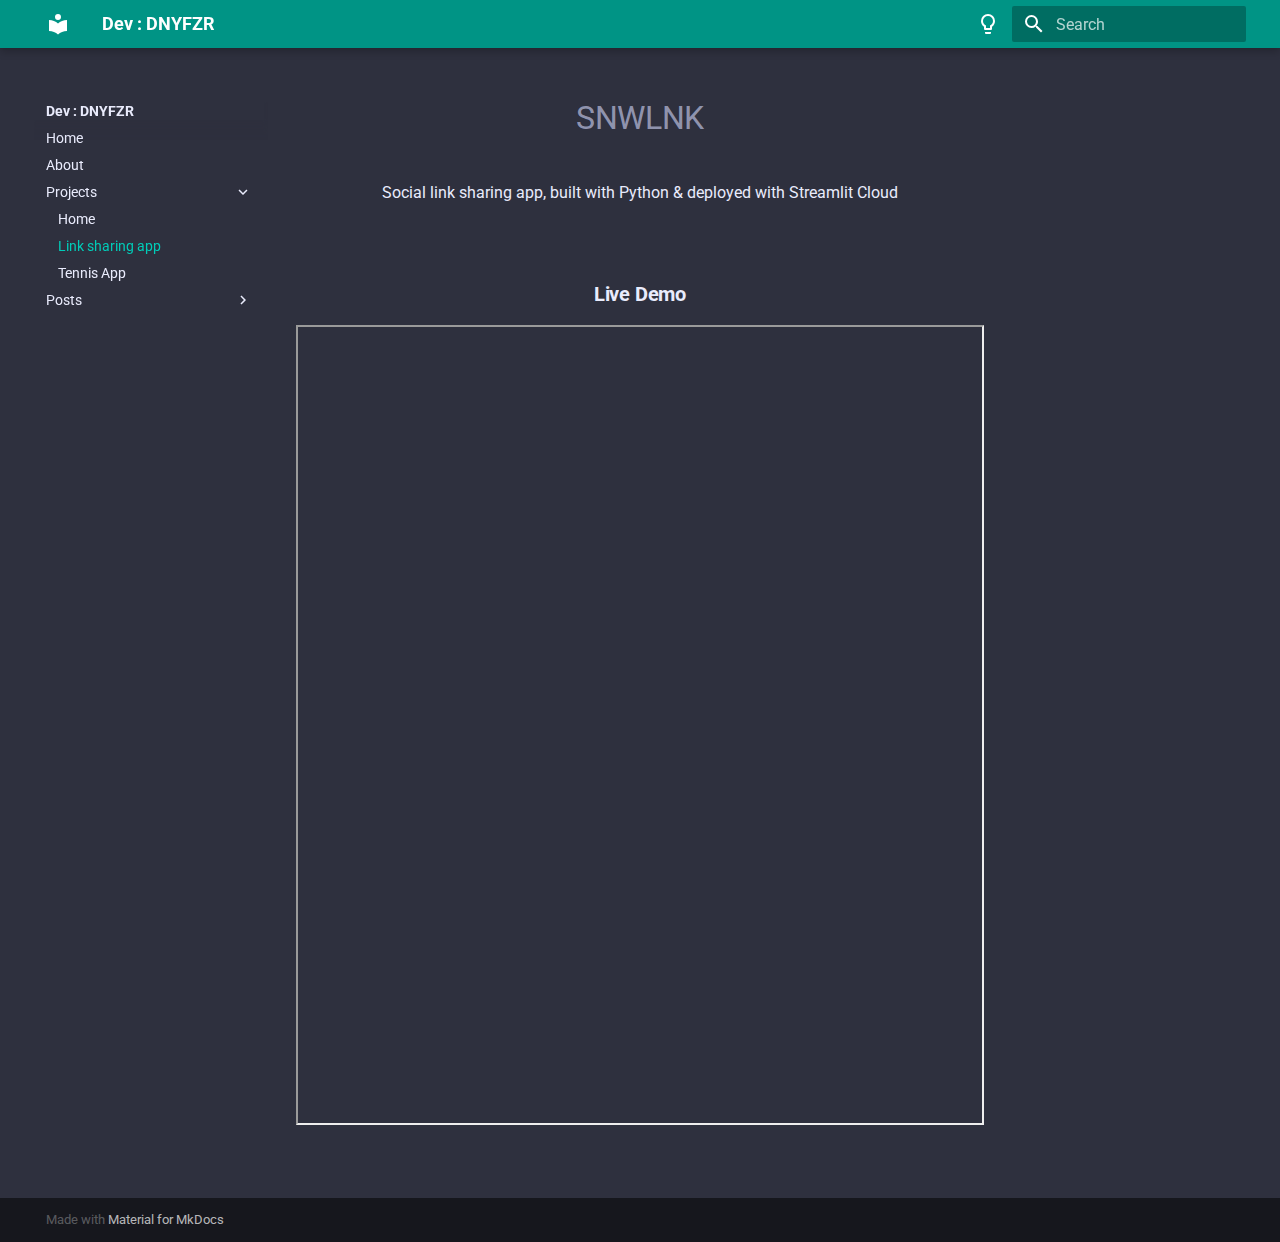
<file: Projects/Link sharing app/index.html>
<!doctype html>
<html lang="en" class="no-js">
  <head>
    
      <meta charset="utf-8">
      <meta name="viewport" content="width=device-width,initial-scale=1">
      
      
      
      
        <link rel="prev" href="../Home/">
      
      
        <link rel="next" href="../Tennis%20App/">
      
      <link rel="icon" href="../../assets/images/favicon.png">
      <meta name="generator" content="mkdocs-1.4.2, mkdocs-material-9.0.0">
    
    
      
        <title>Link sharing app - Dev : DNYFZR</title>
      
    
    
      <link rel="stylesheet" href="../../assets/stylesheets/main.f79797b0.min.css">
      
        
        <link rel="stylesheet" href="../../assets/stylesheets/palette.2505c338.min.css">
      
      

    
    
    
      
        
        
        <link rel="preconnect" href="https://fonts.gstatic.com" crossorigin>
        <link rel="stylesheet" href="https://fonts.googleapis.com/css?family=Roboto:300,300i,400,400i,700,700i%7CRoboto+Mono:400,400i,700,700i&display=fallback">
        <style>:root{--md-text-font:"Roboto";--md-code-font:"Roboto Mono"}</style>
      
    
    
    <script>__md_scope=new URL("../..",location),__md_hash=e=>[...e].reduce((e,_)=>(e<<5)-e+_.charCodeAt(0),0),__md_get=(e,_=localStorage,t=__md_scope)=>JSON.parse(_.getItem(t.pathname+"."+e)),__md_set=(e,_,t=localStorage,a=__md_scope)=>{try{t.setItem(a.pathname+"."+e,JSON.stringify(_))}catch(e){}}</script>
    
      

    
    
    
  </head>
  
  
    
    
      
    
    
    
    
    <body dir="ltr" data-md-color-scheme="slate" data-md-color-primary="teal" data-md-color-accent="deep-orange">
  
    
    
      <script>var palette=__md_get("__palette");if(palette&&"object"==typeof palette.color)for(var key of Object.keys(palette.color))document.body.setAttribute("data-md-color-"+key,palette.color[key])</script>
    
    <input class="md-toggle" data-md-toggle="drawer" type="checkbox" id="__drawer" autocomplete="off">
    <input class="md-toggle" data-md-toggle="search" type="checkbox" id="__search" autocomplete="off">
    <label class="md-overlay" for="__drawer"></label>
    <div data-md-component="skip">
      
    </div>
    <div data-md-component="announce">
      
    </div>
    
    
      

<header class="md-header" data-md-component="header">
  <nav class="md-header__inner md-grid" aria-label="Header">
    <a href="../.." title="Dev : DNYFZR" class="md-header__button md-logo" aria-label="Dev : DNYFZR" data-md-component="logo">
      
  
  <svg xmlns="http://www.w3.org/2000/svg" viewBox="0 0 24 24"><path d="M12 8a3 3 0 0 0 3-3 3 3 0 0 0-3-3 3 3 0 0 0-3 3 3 3 0 0 0 3 3m0 3.54C9.64 9.35 6.5 8 3 8v11c3.5 0 6.64 1.35 9 3.54 2.36-2.19 5.5-3.54 9-3.54V8c-3.5 0-6.64 1.35-9 3.54Z"/></svg>

    </a>
    <label class="md-header__button md-icon" for="__drawer">
      <svg xmlns="http://www.w3.org/2000/svg" viewBox="0 0 24 24"><path d="M3 6h18v2H3V6m0 5h18v2H3v-2m0 5h18v2H3v-2Z"/></svg>
    </label>
    <div class="md-header__title" data-md-component="header-title">
      <div class="md-header__ellipsis">
        <div class="md-header__topic">
          <span class="md-ellipsis">
            Dev : DNYFZR
          </span>
        </div>
        <div class="md-header__topic" data-md-component="header-topic">
          <span class="md-ellipsis">
            
              Link sharing app
            
          </span>
        </div>
      </div>
    </div>
    
      <form class="md-header__option" data-md-component="palette">
        
          
          <input class="md-option" data-md-color-media="" data-md-color-scheme="slate" data-md-color-primary="teal" data-md-color-accent="deep-orange"  aria-label="Switch to light mode"  type="radio" name="__palette" id="__palette_1">
          
            <label class="md-header__button md-icon" title="Switch to light mode" for="__palette_2" hidden>
              <svg xmlns="http://www.w3.org/2000/svg" viewBox="0 0 24 24"><path d="M12 2a7 7 0 0 1 7 7c0 2.38-1.19 4.47-3 5.74V17a1 1 0 0 1-1 1H9a1 1 0 0 1-1-1v-2.26C6.19 13.47 5 11.38 5 9a7 7 0 0 1 7-7M9 21v-1h6v1a1 1 0 0 1-1 1h-4a1 1 0 0 1-1-1m3-17a5 5 0 0 0-5 5c0 2.05 1.23 3.81 3 4.58V16h4v-2.42c1.77-.77 3-2.53 3-4.58a5 5 0 0 0-5-5Z"/></svg>
            </label>
          
        
          
          <input class="md-option" data-md-color-media="" data-md-color-scheme="default" data-md-color-primary="teal" data-md-color-accent="deep-orange"  aria-label="Switch to dark mode"  type="radio" name="__palette" id="__palette_2">
          
            <label class="md-header__button md-icon" title="Switch to dark mode" for="__palette_1" hidden>
              <svg xmlns="http://www.w3.org/2000/svg" viewBox="0 0 24 24"><path d="M12 2a7 7 0 0 0-7 7c0 2.38 1.19 4.47 3 5.74V17a1 1 0 0 0 1 1h6a1 1 0 0 0 1-1v-2.26c1.81-1.27 3-3.36 3-5.74a7 7 0 0 0-7-7M9 21a1 1 0 0 0 1 1h4a1 1 0 0 0 1-1v-1H9v1Z"/></svg>
            </label>
          
        
      </form>
    
    
    
      <label class="md-header__button md-icon" for="__search">
        <svg xmlns="http://www.w3.org/2000/svg" viewBox="0 0 24 24"><path d="M9.5 3A6.5 6.5 0 0 1 16 9.5c0 1.61-.59 3.09-1.56 4.23l.27.27h.79l5 5-1.5 1.5-5-5v-.79l-.27-.27A6.516 6.516 0 0 1 9.5 16 6.5 6.5 0 0 1 3 9.5 6.5 6.5 0 0 1 9.5 3m0 2C7 5 5 7 5 9.5S7 14 9.5 14 14 12 14 9.5 12 5 9.5 5Z"/></svg>
      </label>
      <div class="md-search" data-md-component="search" role="dialog">
  <label class="md-search__overlay" for="__search"></label>
  <div class="md-search__inner" role="search">
    <form class="md-search__form" name="search">
      <input type="text" class="md-search__input" name="query" aria-label="Search" placeholder="Search" autocapitalize="off" autocorrect="off" autocomplete="off" spellcheck="false" data-md-component="search-query" required>
      <label class="md-search__icon md-icon" for="__search">
        <svg xmlns="http://www.w3.org/2000/svg" viewBox="0 0 24 24"><path d="M9.5 3A6.5 6.5 0 0 1 16 9.5c0 1.61-.59 3.09-1.56 4.23l.27.27h.79l5 5-1.5 1.5-5-5v-.79l-.27-.27A6.516 6.516 0 0 1 9.5 16 6.5 6.5 0 0 1 3 9.5 6.5 6.5 0 0 1 9.5 3m0 2C7 5 5 7 5 9.5S7 14 9.5 14 14 12 14 9.5 12 5 9.5 5Z"/></svg>
        <svg xmlns="http://www.w3.org/2000/svg" viewBox="0 0 24 24"><path d="M20 11v2H8l5.5 5.5-1.42 1.42L4.16 12l7.92-7.92L13.5 5.5 8 11h12Z"/></svg>
      </label>
      <nav class="md-search__options" aria-label="Search">
        
        <button type="reset" class="md-search__icon md-icon" title="Clear" aria-label="Clear" tabindex="-1">
          <svg xmlns="http://www.w3.org/2000/svg" viewBox="0 0 24 24"><path d="M19 6.41 17.59 5 12 10.59 6.41 5 5 6.41 10.59 12 5 17.59 6.41 19 12 13.41 17.59 19 19 17.59 13.41 12 19 6.41Z"/></svg>
        </button>
      </nav>
      
    </form>
    <div class="md-search__output">
      <div class="md-search__scrollwrap" data-md-scrollfix>
        <div class="md-search-result" data-md-component="search-result">
          <div class="md-search-result__meta">
            Initializing search
          </div>
          <ol class="md-search-result__list"></ol>
        </div>
      </div>
    </div>
  </div>
</div>
    
    
  </nav>
  
</header>
    
    <div class="md-container" data-md-component="container">
      
      
        
          
        
      
      <main class="md-main" data-md-component="main">
        <div class="md-main__inner md-grid">
          
            
              
              <div class="md-sidebar md-sidebar--primary" data-md-component="sidebar" data-md-type="navigation" >
                <div class="md-sidebar__scrollwrap">
                  <div class="md-sidebar__inner">
                    


<nav class="md-nav md-nav--primary" aria-label="Navigation" data-md-level="0">
  <label class="md-nav__title" for="__drawer">
    <a href="../.." title="Dev : DNYFZR" class="md-nav__button md-logo" aria-label="Dev : DNYFZR" data-md-component="logo">
      
  
  <svg xmlns="http://www.w3.org/2000/svg" viewBox="0 0 24 24"><path d="M12 8a3 3 0 0 0 3-3 3 3 0 0 0-3-3 3 3 0 0 0-3 3 3 3 0 0 0 3 3m0 3.54C9.64 9.35 6.5 8 3 8v11c3.5 0 6.64 1.35 9 3.54 2.36-2.19 5.5-3.54 9-3.54V8c-3.5 0-6.64 1.35-9 3.54Z"/></svg>

    </a>
    Dev : DNYFZR
  </label>
  
  <ul class="md-nav__list" data-md-scrollfix>
    
      
      
      

  
  
  
    <li class="md-nav__item">
      <a href="../.." class="md-nav__link">
        Home
      </a>
    </li>
  

    
      
      
      

  
  
  
    <li class="md-nav__item">
      <a href="../../about/" class="md-nav__link">
        About
      </a>
    </li>
  

    
      
      
      

  
  
    
  
  
    
    <li class="md-nav__item md-nav__item--active md-nav__item--nested">
      
      
        <input class="md-nav__toggle md-toggle" data-md-toggle="__nav_3" type="checkbox" id="__nav_3" checked>
      
      
      
      
        <label class="md-nav__link" for="__nav_3">
          Projects
          <span class="md-nav__icon md-icon"></span>
        </label>
      
      <nav class="md-nav" aria-label="Projects" data-md-level="1">
        <label class="md-nav__title" for="__nav_3">
          <span class="md-nav__icon md-icon"></span>
          Projects
        </label>
        <ul class="md-nav__list" data-md-scrollfix>
          
            
              
  
  
  
    <li class="md-nav__item">
      <a href="../Home/" class="md-nav__link">
        Home
      </a>
    </li>
  

            
          
            
              
  
  
    
  
  
    <li class="md-nav__item md-nav__item--active">
      
      <input class="md-nav__toggle md-toggle" data-md-toggle="toc" type="checkbox" id="__toc">
      
      
      
      <a href="./" class="md-nav__link md-nav__link--active">
        Link sharing app
      </a>
      
    </li>
  

            
          
            
              
  
  
  
    <li class="md-nav__item">
      <a href="../Tennis%20App/" class="md-nav__link">
        Tennis App
      </a>
    </li>
  

            
          
        </ul>
      </nav>
    </li>
  

    
      
      
      

  
  
  
    
    <li class="md-nav__item md-nav__item--nested">
      
      
        <input class="md-nav__toggle md-toggle" data-md-toggle="__nav_4" type="checkbox" id="__nav_4" >
      
      
      
      
        <label class="md-nav__link" for="__nav_4">
          Posts
          <span class="md-nav__icon md-icon"></span>
        </label>
      
      <nav class="md-nav" aria-label="Posts" data-md-level="1">
        <label class="md-nav__title" for="__nav_4">
          <span class="md-nav__icon md-icon"></span>
          Posts
        </label>
        <ul class="md-nav__list" data-md-scrollfix>
          
            
              
  
  
  
    <li class="md-nav__item">
      <a href="../../posts/" class="md-nav__link">
        Home
      </a>
    </li>
  

            
          
            
              
  
  
  
    <li class="md-nav__item">
      <a href="../../posts/0001_PBI/" class="md-nav__link">
        Power BI
      </a>
    </li>
  

            
          
            
              
  
  
  
    <li class="md-nav__item">
      <a href="../../posts/0002_DE_resources/" class="md-nav__link">
        Data Engineering Resources
      </a>
    </li>
  

            
          
        </ul>
      </nav>
    </li>
  

    
  </ul>
</nav>
                  </div>
                </div>
              </div>
            
            
              
              <div class="md-sidebar md-sidebar--secondary" data-md-component="sidebar" data-md-type="toc" >
                <div class="md-sidebar__scrollwrap">
                  <div class="md-sidebar__inner">
                    

<nav class="md-nav md-nav--secondary" aria-label="Table of contents">
  
  
  
  
</nav>
                  </div>
                </div>
              </div>
            
          
          
            <div class="md-content" data-md-component="content">
              <article class="md-content__inner md-typeset">
                
                  



<h1 align="center"><b> SNWLNK </b></h1>

<p align="center">
    Social link sharing app, built with Python & deployed with Streamlit Cloud
</p>

<p><br></p>
<h3 align="center"><b> Live Demo </b></h3>

<iframe src="https://socials.streamlit.app/?embed=true" width="100%" height="800"></iframe>

<p><br></p>





                
              </article>
            </div>
          
          
        </div>
        
      </main>
      
        <footer class="md-footer">
  
  <div class="md-footer-meta md-typeset">
    <div class="md-footer-meta__inner md-grid">
      <div class="md-copyright">
  
  
    Made with
    <a href="https://squidfunk.github.io/mkdocs-material/" target="_blank" rel="noopener">
      Material for MkDocs
    </a>
  
</div>
      
    </div>
  </div>
</footer>
      
    </div>
    <div class="md-dialog" data-md-component="dialog">
      <div class="md-dialog__inner md-typeset"></div>
    </div>
    
    <script id="__config" type="application/json">{"base": "../..", "features": ["header.autohide"], "search": "../../assets/javascripts/workers/search.12658920.min.js", "translations": {"clipboard.copied": "Copied to clipboard", "clipboard.copy": "Copy to clipboard", "search.result.more.one": "1 more on this page", "search.result.more.other": "# more on this page", "search.result.none": "No matching documents", "search.result.one": "1 matching document", "search.result.other": "# matching documents", "search.result.placeholder": "Type to start searching", "search.result.term.missing": "Missing", "select.version": "Select version"}}</script>
    
    
      <script src="../../assets/javascripts/bundle.5cf534bf.min.js"></script>
      
    
  </body>
</html>
</file>
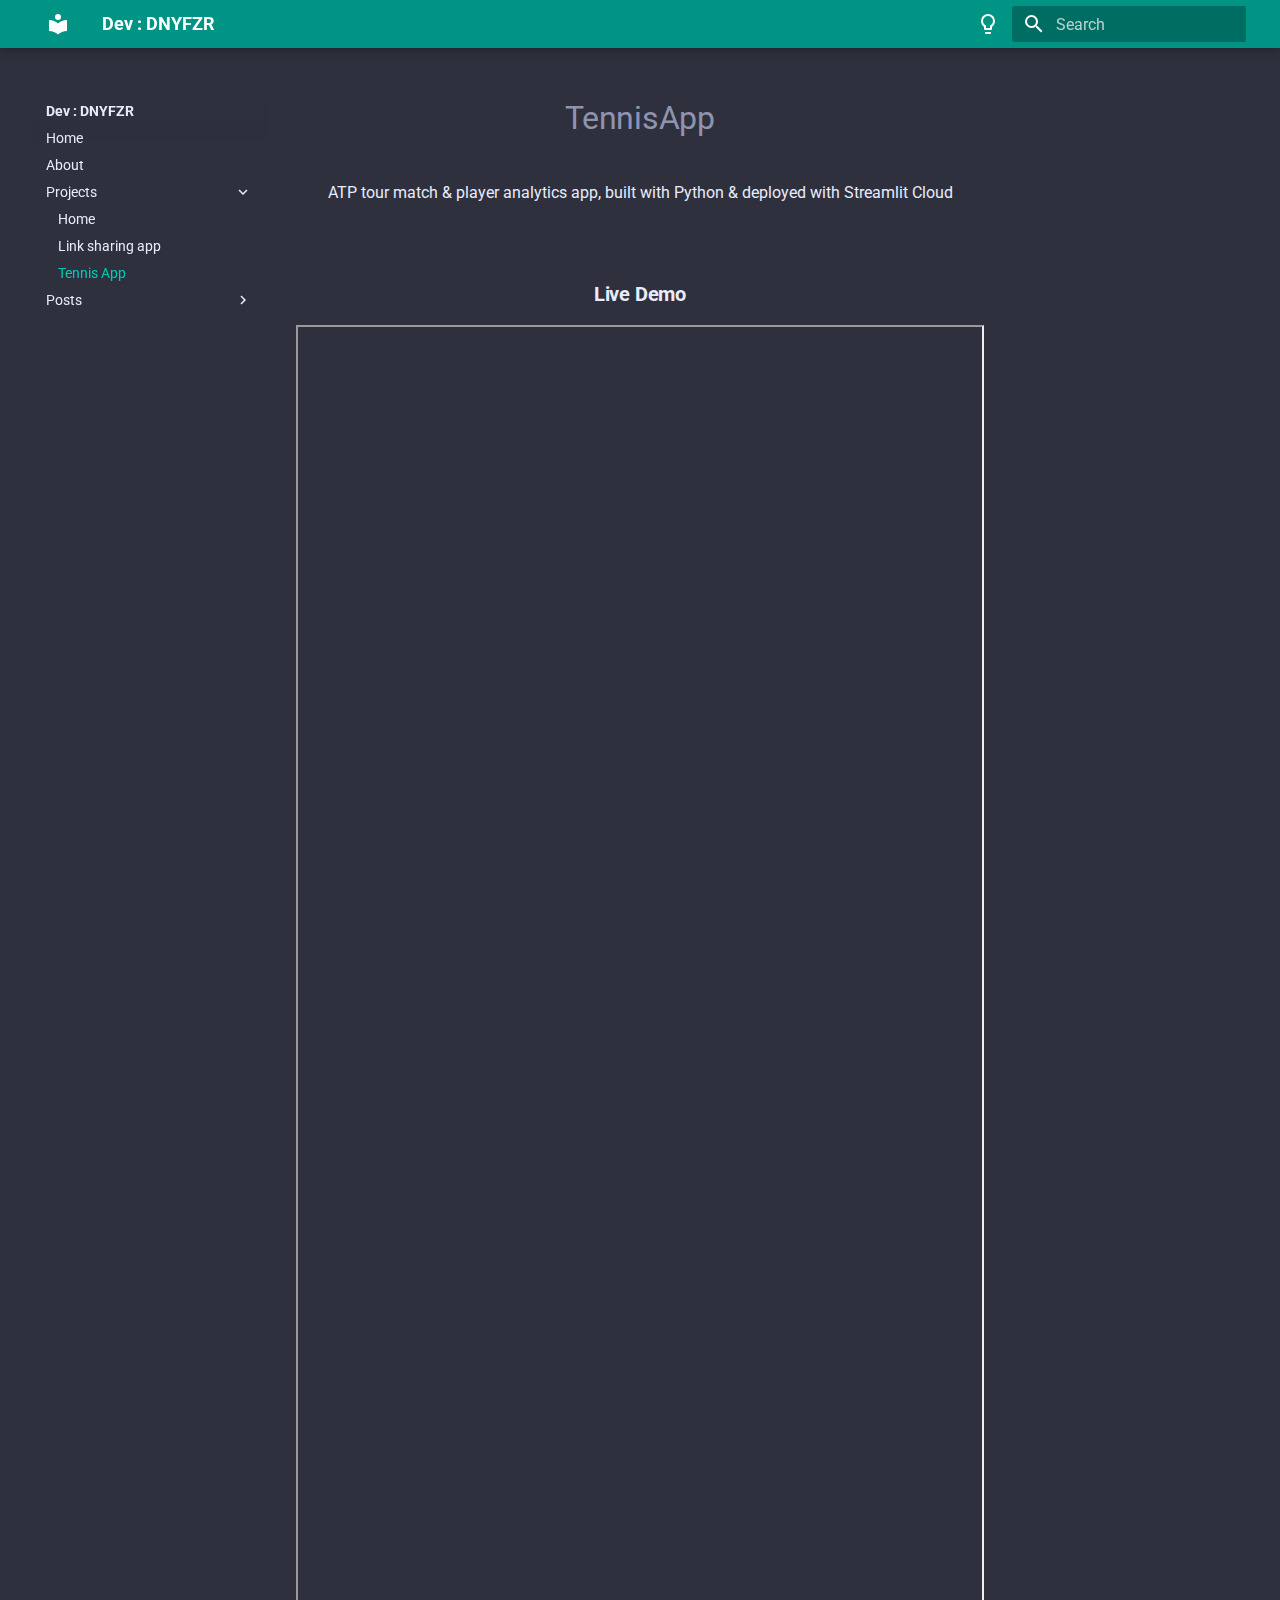
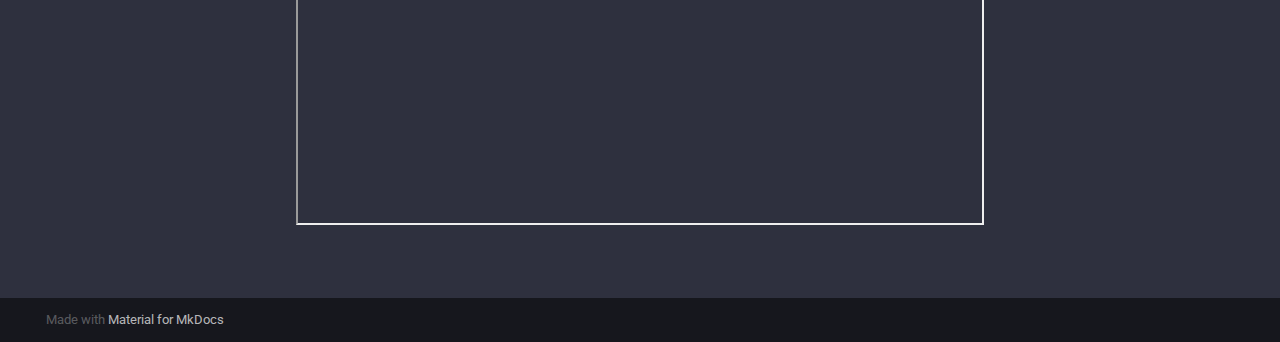
<file: Projects/Tennis App/index.html>
<!doctype html>
<html lang="en" class="no-js">
  <head>
    
      <meta charset="utf-8">
      <meta name="viewport" content="width=device-width,initial-scale=1">
      
      
      
      
        <link rel="prev" href="../Link%20sharing%20app/">
      
      
        <link rel="next" href="../../posts/">
      
      <link rel="icon" href="../../assets/images/favicon.png">
      <meta name="generator" content="mkdocs-1.4.2, mkdocs-material-9.0.0">
    
    
      
        <title>Tennis App - Dev : DNYFZR</title>
      
    
    
      <link rel="stylesheet" href="../../assets/stylesheets/main.f79797b0.min.css">
      
        
        <link rel="stylesheet" href="../../assets/stylesheets/palette.2505c338.min.css">
      
      

    
    
    
      
        
        
        <link rel="preconnect" href="https://fonts.gstatic.com" crossorigin>
        <link rel="stylesheet" href="https://fonts.googleapis.com/css?family=Roboto:300,300i,400,400i,700,700i%7CRoboto+Mono:400,400i,700,700i&display=fallback">
        <style>:root{--md-text-font:"Roboto";--md-code-font:"Roboto Mono"}</style>
      
    
    
    <script>__md_scope=new URL("../..",location),__md_hash=e=>[...e].reduce((e,_)=>(e<<5)-e+_.charCodeAt(0),0),__md_get=(e,_=localStorage,t=__md_scope)=>JSON.parse(_.getItem(t.pathname+"."+e)),__md_set=(e,_,t=localStorage,a=__md_scope)=>{try{t.setItem(a.pathname+"."+e,JSON.stringify(_))}catch(e){}}</script>
    
      

    
    
    
  </head>
  
  
    
    
      
    
    
    
    
    <body dir="ltr" data-md-color-scheme="slate" data-md-color-primary="teal" data-md-color-accent="deep-orange">
  
    
    
      <script>var palette=__md_get("__palette");if(palette&&"object"==typeof palette.color)for(var key of Object.keys(palette.color))document.body.setAttribute("data-md-color-"+key,palette.color[key])</script>
    
    <input class="md-toggle" data-md-toggle="drawer" type="checkbox" id="__drawer" autocomplete="off">
    <input class="md-toggle" data-md-toggle="search" type="checkbox" id="__search" autocomplete="off">
    <label class="md-overlay" for="__drawer"></label>
    <div data-md-component="skip">
      
    </div>
    <div data-md-component="announce">
      
    </div>
    
    
      

<header class="md-header" data-md-component="header">
  <nav class="md-header__inner md-grid" aria-label="Header">
    <a href="../.." title="Dev : DNYFZR" class="md-header__button md-logo" aria-label="Dev : DNYFZR" data-md-component="logo">
      
  
  <svg xmlns="http://www.w3.org/2000/svg" viewBox="0 0 24 24"><path d="M12 8a3 3 0 0 0 3-3 3 3 0 0 0-3-3 3 3 0 0 0-3 3 3 3 0 0 0 3 3m0 3.54C9.64 9.35 6.5 8 3 8v11c3.5 0 6.64 1.35 9 3.54 2.36-2.19 5.5-3.54 9-3.54V8c-3.5 0-6.64 1.35-9 3.54Z"/></svg>

    </a>
    <label class="md-header__button md-icon" for="__drawer">
      <svg xmlns="http://www.w3.org/2000/svg" viewBox="0 0 24 24"><path d="M3 6h18v2H3V6m0 5h18v2H3v-2m0 5h18v2H3v-2Z"/></svg>
    </label>
    <div class="md-header__title" data-md-component="header-title">
      <div class="md-header__ellipsis">
        <div class="md-header__topic">
          <span class="md-ellipsis">
            Dev : DNYFZR
          </span>
        </div>
        <div class="md-header__topic" data-md-component="header-topic">
          <span class="md-ellipsis">
            
              Tennis App
            
          </span>
        </div>
      </div>
    </div>
    
      <form class="md-header__option" data-md-component="palette">
        
          
          <input class="md-option" data-md-color-media="" data-md-color-scheme="slate" data-md-color-primary="teal" data-md-color-accent="deep-orange"  aria-label="Switch to light mode"  type="radio" name="__palette" id="__palette_1">
          
            <label class="md-header__button md-icon" title="Switch to light mode" for="__palette_2" hidden>
              <svg xmlns="http://www.w3.org/2000/svg" viewBox="0 0 24 24"><path d="M12 2a7 7 0 0 1 7 7c0 2.38-1.19 4.47-3 5.74V17a1 1 0 0 1-1 1H9a1 1 0 0 1-1-1v-2.26C6.19 13.47 5 11.38 5 9a7 7 0 0 1 7-7M9 21v-1h6v1a1 1 0 0 1-1 1h-4a1 1 0 0 1-1-1m3-17a5 5 0 0 0-5 5c0 2.05 1.23 3.81 3 4.58V16h4v-2.42c1.77-.77 3-2.53 3-4.58a5 5 0 0 0-5-5Z"/></svg>
            </label>
          
        
          
          <input class="md-option" data-md-color-media="" data-md-color-scheme="default" data-md-color-primary="teal" data-md-color-accent="deep-orange"  aria-label="Switch to dark mode"  type="radio" name="__palette" id="__palette_2">
          
            <label class="md-header__button md-icon" title="Switch to dark mode" for="__palette_1" hidden>
              <svg xmlns="http://www.w3.org/2000/svg" viewBox="0 0 24 24"><path d="M12 2a7 7 0 0 0-7 7c0 2.38 1.19 4.47 3 5.74V17a1 1 0 0 0 1 1h6a1 1 0 0 0 1-1v-2.26c1.81-1.27 3-3.36 3-5.74a7 7 0 0 0-7-7M9 21a1 1 0 0 0 1 1h4a1 1 0 0 0 1-1v-1H9v1Z"/></svg>
            </label>
          
        
      </form>
    
    
    
      <label class="md-header__button md-icon" for="__search">
        <svg xmlns="http://www.w3.org/2000/svg" viewBox="0 0 24 24"><path d="M9.5 3A6.5 6.5 0 0 1 16 9.5c0 1.61-.59 3.09-1.56 4.23l.27.27h.79l5 5-1.5 1.5-5-5v-.79l-.27-.27A6.516 6.516 0 0 1 9.5 16 6.5 6.5 0 0 1 3 9.5 6.5 6.5 0 0 1 9.5 3m0 2C7 5 5 7 5 9.5S7 14 9.5 14 14 12 14 9.5 12 5 9.5 5Z"/></svg>
      </label>
      <div class="md-search" data-md-component="search" role="dialog">
  <label class="md-search__overlay" for="__search"></label>
  <div class="md-search__inner" role="search">
    <form class="md-search__form" name="search">
      <input type="text" class="md-search__input" name="query" aria-label="Search" placeholder="Search" autocapitalize="off" autocorrect="off" autocomplete="off" spellcheck="false" data-md-component="search-query" required>
      <label class="md-search__icon md-icon" for="__search">
        <svg xmlns="http://www.w3.org/2000/svg" viewBox="0 0 24 24"><path d="M9.5 3A6.5 6.5 0 0 1 16 9.5c0 1.61-.59 3.09-1.56 4.23l.27.27h.79l5 5-1.5 1.5-5-5v-.79l-.27-.27A6.516 6.516 0 0 1 9.5 16 6.5 6.5 0 0 1 3 9.5 6.5 6.5 0 0 1 9.5 3m0 2C7 5 5 7 5 9.5S7 14 9.5 14 14 12 14 9.5 12 5 9.5 5Z"/></svg>
        <svg xmlns="http://www.w3.org/2000/svg" viewBox="0 0 24 24"><path d="M20 11v2H8l5.5 5.5-1.42 1.42L4.16 12l7.92-7.92L13.5 5.5 8 11h12Z"/></svg>
      </label>
      <nav class="md-search__options" aria-label="Search">
        
        <button type="reset" class="md-search__icon md-icon" title="Clear" aria-label="Clear" tabindex="-1">
          <svg xmlns="http://www.w3.org/2000/svg" viewBox="0 0 24 24"><path d="M19 6.41 17.59 5 12 10.59 6.41 5 5 6.41 10.59 12 5 17.59 6.41 19 12 13.41 17.59 19 19 17.59 13.41 12 19 6.41Z"/></svg>
        </button>
      </nav>
      
    </form>
    <div class="md-search__output">
      <div class="md-search__scrollwrap" data-md-scrollfix>
        <div class="md-search-result" data-md-component="search-result">
          <div class="md-search-result__meta">
            Initializing search
          </div>
          <ol class="md-search-result__list"></ol>
        </div>
      </div>
    </div>
  </div>
</div>
    
    
  </nav>
  
</header>
    
    <div class="md-container" data-md-component="container">
      
      
        
          
        
      
      <main class="md-main" data-md-component="main">
        <div class="md-main__inner md-grid">
          
            
              
              <div class="md-sidebar md-sidebar--primary" data-md-component="sidebar" data-md-type="navigation" >
                <div class="md-sidebar__scrollwrap">
                  <div class="md-sidebar__inner">
                    


<nav class="md-nav md-nav--primary" aria-label="Navigation" data-md-level="0">
  <label class="md-nav__title" for="__drawer">
    <a href="../.." title="Dev : DNYFZR" class="md-nav__button md-logo" aria-label="Dev : DNYFZR" data-md-component="logo">
      
  
  <svg xmlns="http://www.w3.org/2000/svg" viewBox="0 0 24 24"><path d="M12 8a3 3 0 0 0 3-3 3 3 0 0 0-3-3 3 3 0 0 0-3 3 3 3 0 0 0 3 3m0 3.54C9.64 9.35 6.5 8 3 8v11c3.5 0 6.64 1.35 9 3.54 2.36-2.19 5.5-3.54 9-3.54V8c-3.5 0-6.64 1.35-9 3.54Z"/></svg>

    </a>
    Dev : DNYFZR
  </label>
  
  <ul class="md-nav__list" data-md-scrollfix>
    
      
      
      

  
  
  
    <li class="md-nav__item">
      <a href="../.." class="md-nav__link">
        Home
      </a>
    </li>
  

    
      
      
      

  
  
  
    <li class="md-nav__item">
      <a href="../../about/" class="md-nav__link">
        About
      </a>
    </li>
  

    
      
      
      

  
  
    
  
  
    
    <li class="md-nav__item md-nav__item--active md-nav__item--nested">
      
      
        <input class="md-nav__toggle md-toggle" data-md-toggle="__nav_3" type="checkbox" id="__nav_3" checked>
      
      
      
      
        <label class="md-nav__link" for="__nav_3">
          Projects
          <span class="md-nav__icon md-icon"></span>
        </label>
      
      <nav class="md-nav" aria-label="Projects" data-md-level="1">
        <label class="md-nav__title" for="__nav_3">
          <span class="md-nav__icon md-icon"></span>
          Projects
        </label>
        <ul class="md-nav__list" data-md-scrollfix>
          
            
              
  
  
  
    <li class="md-nav__item">
      <a href="../Home/" class="md-nav__link">
        Home
      </a>
    </li>
  

            
          
            
              
  
  
  
    <li class="md-nav__item">
      <a href="../Link%20sharing%20app/" class="md-nav__link">
        Link sharing app
      </a>
    </li>
  

            
          
            
              
  
  
    
  
  
    <li class="md-nav__item md-nav__item--active">
      
      <input class="md-nav__toggle md-toggle" data-md-toggle="toc" type="checkbox" id="__toc">
      
      
      
      <a href="./" class="md-nav__link md-nav__link--active">
        Tennis App
      </a>
      
    </li>
  

            
          
        </ul>
      </nav>
    </li>
  

    
      
      
      

  
  
  
    
    <li class="md-nav__item md-nav__item--nested">
      
      
        <input class="md-nav__toggle md-toggle" data-md-toggle="__nav_4" type="checkbox" id="__nav_4" >
      
      
      
      
        <label class="md-nav__link" for="__nav_4">
          Posts
          <span class="md-nav__icon md-icon"></span>
        </label>
      
      <nav class="md-nav" aria-label="Posts" data-md-level="1">
        <label class="md-nav__title" for="__nav_4">
          <span class="md-nav__icon md-icon"></span>
          Posts
        </label>
        <ul class="md-nav__list" data-md-scrollfix>
          
            
              
  
  
  
    <li class="md-nav__item">
      <a href="../../posts/" class="md-nav__link">
        Home
      </a>
    </li>
  

            
          
            
              
  
  
  
    <li class="md-nav__item">
      <a href="../../posts/0001_PBI/" class="md-nav__link">
        Power BI
      </a>
    </li>
  

            
          
            
              
  
  
  
    <li class="md-nav__item">
      <a href="../../posts/0002_DE_resources/" class="md-nav__link">
        Data Engineering Resources
      </a>
    </li>
  

            
          
        </ul>
      </nav>
    </li>
  

    
  </ul>
</nav>
                  </div>
                </div>
              </div>
            
            
              
              <div class="md-sidebar md-sidebar--secondary" data-md-component="sidebar" data-md-type="toc" >
                <div class="md-sidebar__scrollwrap">
                  <div class="md-sidebar__inner">
                    

<nav class="md-nav md-nav--secondary" aria-label="Table of contents">
  
  
  
  
</nav>
                  </div>
                </div>
              </div>
            
          
          
            <div class="md-content" data-md-component="content">
              <article class="md-content__inner md-typeset">
                
                  



<h1 align="center"><b> TennisApp </b></h1>

<p align="center">
    ATP tour match & player analytics app, built with Python & deployed with Streamlit Cloud
</p>

<p><br></p>
<h3 align="center"><b> Live Demo </b></h3>

<iframe src="https://tennis.streamlit.app/?embed=true" width="100%" height="1500"></iframe>

<p><br></p>





                
              </article>
            </div>
          
          
        </div>
        
      </main>
      
        <footer class="md-footer">
  
  <div class="md-footer-meta md-typeset">
    <div class="md-footer-meta__inner md-grid">
      <div class="md-copyright">
  
  
    Made with
    <a href="https://squidfunk.github.io/mkdocs-material/" target="_blank" rel="noopener">
      Material for MkDocs
    </a>
  
</div>
      
    </div>
  </div>
</footer>
      
    </div>
    <div class="md-dialog" data-md-component="dialog">
      <div class="md-dialog__inner md-typeset"></div>
    </div>
    
    <script id="__config" type="application/json">{"base": "../..", "features": ["header.autohide"], "search": "../../assets/javascripts/workers/search.12658920.min.js", "translations": {"clipboard.copied": "Copied to clipboard", "clipboard.copy": "Copy to clipboard", "search.result.more.one": "1 more on this page", "search.result.more.other": "# more on this page", "search.result.none": "No matching documents", "search.result.one": "1 matching document", "search.result.other": "# matching documents", "search.result.placeholder": "Type to start searching", "search.result.term.missing": "Missing", "select.version": "Select version"}}</script>
    
    
      <script src="../../assets/javascripts/bundle.5cf534bf.min.js"></script>
      
    
  </body>
</html>
</file>
<file: assets/stylesheets/main.f79797b0.min.css>
@charset "UTF-8";html{-webkit-text-size-adjust:none;-moz-text-size-adjust:none;text-size-adjust:none;box-sizing:border-box}*,:after,:before{box-sizing:inherit}@media (prefers-reduced-motion){*,:after,:before{transition:none!important}}body{margin:0}a,button,input,label{-webkit-tap-highlight-color:transparent}a{color:inherit;text-decoration:none}hr{border:0;box-sizing:initial;display:block;height:.05rem;overflow:visible;padding:0}small{font-size:80%}sub,sup{line-height:1em}img{border-style:none}table{border-collapse:initial;border-spacing:0}td,th{font-weight:400;vertical-align:top}button{background:#0000;border:0;font-family:inherit;font-size:inherit;margin:0;padding:0}input{border:0;outline:none}:root{--md-primary-fg-color:#4051b5;--md-primary-fg-color--light:#5d6cc0;--md-primary-fg-color--dark:#303fa1;--md-primary-bg-color:#fff;--md-primary-bg-color--light:#ffffffb3;--md-accent-fg-color:#526cfe;--md-accent-fg-color--transparent:#526cfe1a;--md-accent-bg-color:#fff;--md-accent-bg-color--light:#ffffffb3}:root,[data-md-color-scheme=default]{--md-default-fg-color:#000000de;--md-default-fg-color--light:#0000008a;--md-default-fg-color--lighter:#00000052;--md-default-fg-color--lightest:#00000012;--md-default-bg-color:#fff;--md-default-bg-color--light:#ffffffb3;--md-default-bg-color--lighter:#ffffff4d;--md-default-bg-color--lightest:#ffffff1f;--md-code-fg-color:#36464e;--md-code-bg-color:#f5f5f5;--md-code-hl-color:#ffff0080;--md-code-hl-number-color:#d52a2a;--md-code-hl-special-color:#db1457;--md-code-hl-function-color:#a846b9;--md-code-hl-constant-color:#6e59d9;--md-code-hl-keyword-color:#3f6ec6;--md-code-hl-string-color:#1c7d4d;--md-code-hl-name-color:var(--md-code-fg-color);--md-code-hl-operator-color:var(--md-default-fg-color--light);--md-code-hl-punctuation-color:var(--md-default-fg-color--light);--md-code-hl-comment-color:var(--md-default-fg-color--light);--md-code-hl-generic-color:var(--md-default-fg-color--light);--md-code-hl-variable-color:var(--md-default-fg-color--light);--md-typeset-color:var(--md-default-fg-color);--md-typeset-a-color:var(--md-primary-fg-color);--md-typeset-mark-color:#ffff0080;--md-typeset-del-color:#f5503d26;--md-typeset-ins-color:#0bd57026;--md-typeset-kbd-color:#fafafa;--md-typeset-kbd-accent-color:#fff;--md-typeset-kbd-border-color:#b8b8b8;--md-typeset-table-color:#0000001f;--md-admonition-fg-color:var(--md-default-fg-color);--md-admonition-bg-color:var(--md-default-bg-color);--md-footer-fg-color:#fff;--md-footer-fg-color--light:#ffffffb3;--md-footer-fg-color--lighter:#ffffff4d;--md-footer-bg-color:#000000de;--md-footer-bg-color--dark:#00000052;--md-shadow-z1:0 0.2rem 0.5rem #0000000d,0 0 0.05rem #0000001a;--md-shadow-z2:0 0.2rem 0.5rem #0000001a,0 0 0.05rem #00000040;--md-shadow-z3:0 0.2rem 0.5rem #0003,0 0 0.05rem #00000059}.md-icon svg{fill:currentcolor;display:block;height:1.2rem;width:1.2rem}body{-webkit-font-smoothing:antialiased;-moz-osx-font-smoothing:grayscale;--md-text-font-family:var(--md-text-font,_),-apple-system,BlinkMacSystemFont,Helvetica,Arial,sans-serif;--md-code-font-family:var(--md-code-font,_),SFMono-Regular,Consolas,Menlo,monospace}aside,body,input{font-feature-settings:"kern","liga";color:var(--md-typeset-color);font-family:var(--md-text-font-family)}code,kbd,pre{font-feature-settings:"kern";font-family:var(--md-code-font-family)}:root{--md-typeset-table-sort-icon:url('data:image/svg+xml;charset=utf-8,<svg xmlns="http://www.w3.org/2000/svg" viewBox="0 0 24 24"><path d="m18 21-4-4h3V7h-3l4-4 4 4h-3v10h3M2 19v-2h10v2M2 13v-2h7v2M2 7V5h4v2H2Z"/></svg>');--md-typeset-table-sort-icon--asc:url('data:image/svg+xml;charset=utf-8,<svg xmlns="http://www.w3.org/2000/svg" viewBox="0 0 24 24"><path d="M19 17h3l-4 4-4-4h3V3h2M2 17h10v2H2M6 5v2H2V5m0 6h7v2H2v-2Z"/></svg>');--md-typeset-table-sort-icon--desc:url('data:image/svg+xml;charset=utf-8,<svg xmlns="http://www.w3.org/2000/svg" viewBox="0 0 24 24"><path d="M19 7h3l-4-4-4 4h3v14h2M2 17h10v2H2M6 5v2H2V5m0 6h7v2H2v-2Z"/></svg>')}.md-typeset{-webkit-print-color-adjust:exact;color-adjust:exact;font-size:.8rem;line-height:1.6}@media print{.md-typeset{font-size:.68rem}}.md-typeset blockquote,.md-typeset dl,.md-typeset figure,.md-typeset ol,.md-typeset pre,.md-typeset ul{margin-bottom:1em;margin-top:1em}.md-typeset h1{color:var(--md-default-fg-color--light);font-size:2em;line-height:1.3;margin:0 0 1.25em}.md-typeset h1,.md-typeset h2{font-weight:300;letter-spacing:-.01em}.md-typeset h2{font-size:1.5625em;line-height:1.4;margin:1.6em 0 .64em}.md-typeset h3{font-size:1.25em;font-weight:400;letter-spacing:-.01em;line-height:1.5;margin:1.6em 0 .8em}.md-typeset h2+h3{margin-top:.8em}.md-typeset h4{font-weight:700;letter-spacing:-.01em;margin:1em 0}.md-typeset h5,.md-typeset h6{color:var(--md-default-fg-color--light);font-size:.8em;font-weight:700;letter-spacing:-.01em;margin:1.25em 0}.md-typeset h5{text-transform:uppercase}.md-typeset hr{border-bottom:.05rem solid var(--md-default-fg-color--lightest);display:flow-root;margin:1.5em 0}.md-typeset a{color:var(--md-typeset-a-color);word-break:break-word}.md-typeset a,.md-typeset a:before{transition:color 125ms}.md-typeset a:focus,.md-typeset a:hover{color:var(--md-accent-fg-color)}.md-typeset a:focus code,.md-typeset a:hover code{background-color:var(--md-accent-fg-color--transparent)}.md-typeset a code{color:currentcolor;transition:background-color 125ms}.md-typeset a.focus-visible{outline-color:var(--md-accent-fg-color);outline-offset:.2rem}.md-typeset code,.md-typeset kbd,.md-typeset pre{color:var(--md-code-fg-color);direction:ltr;font-variant-ligatures:none}@media print{.md-typeset code,.md-typeset kbd,.md-typeset pre{white-space:pre-wrap}}.md-typeset code{background-color:var(--md-code-bg-color);border-radius:.1rem;-webkit-box-decoration-break:clone;box-decoration-break:clone;font-size:.85em;padding:0 .2941176471em;word-break:break-word}.md-typeset code:not(.focus-visible){-webkit-tap-highlight-color:transparent;outline:none}.md-typeset pre{display:flow-root;line-height:1.4;position:relative}.md-typeset pre>code{-webkit-box-decoration-break:slice;box-decoration-break:slice;box-shadow:none;display:block;margin:0;outline-color:var(--md-accent-fg-color);overflow:auto;padding:.7720588235em 1.1764705882em;scrollbar-color:var(--md-default-fg-color--lighter) #0000;scrollbar-width:thin;touch-action:auto;word-break:normal}.md-typeset pre>code:hover{scrollbar-color:var(--md-accent-fg-color) #0000}.md-typeset pre>code::-webkit-scrollbar{height:.2rem;width:.2rem}.md-typeset pre>code::-webkit-scrollbar-thumb{background-color:var(--md-default-fg-color--lighter)}.md-typeset pre>code::-webkit-scrollbar-thumb:hover{background-color:var(--md-accent-fg-color)}.md-typeset kbd{background-color:var(--md-typeset-kbd-color);border-radius:.1rem;box-shadow:0 .1rem 0 .05rem var(--md-typeset-kbd-border-color),0 .1rem 0 var(--md-typeset-kbd-border-color),0 -.1rem .2rem var(--md-typeset-kbd-accent-color) inset;color:var(--md-default-fg-color);display:inline-block;font-size:.75em;padding:0 .6666666667em;vertical-align:text-top;word-break:break-word}.md-typeset mark{background-color:var(--md-typeset-mark-color);-webkit-box-decoration-break:clone;box-decoration-break:clone;color:inherit;word-break:break-word}.md-typeset abbr{border-bottom:.05rem dotted var(--md-default-fg-color--light);cursor:help;text-decoration:none}@media (hover:none){.md-typeset abbr{position:relative}[dir=ltr] .md-typeset abbr[title]:focus:after,[dir=ltr] .md-typeset abbr[title]:hover:after{left:0}[dir=rtl] .md-typeset abbr[title]:focus:after,[dir=rtl] .md-typeset abbr[title]:hover:after{right:0}.md-typeset abbr[title]:focus:after,.md-typeset abbr[title]:hover:after{background-color:var(--md-default-fg-color);border-radius:.1rem;box-shadow:var(--md-shadow-z3);color:var(--md-default-bg-color);content:attr(title);display:inline-block;font-size:.7rem;margin-top:2em;max-width:80%;min-width:-webkit-max-content;min-width:-moz-max-content;min-width:max-content;padding:.2rem .3rem;position:absolute;width:auto}}.md-typeset small{opacity:.75}[dir=ltr] .md-typeset sub,[dir=ltr] .md-typeset sup{margin-left:.078125em}[dir=rtl] .md-typeset sub,[dir=rtl] .md-typeset sup{margin-right:.078125em}[dir=ltr] .md-typeset blockquote{padding-left:.6rem}[dir=rtl] .md-typeset blockquote{padding-right:.6rem}[dir=ltr] .md-typeset blockquote{border-left:.2rem solid var(--md-default-fg-color--lighter)}[dir=rtl] .md-typeset blockquote{border-right:.2rem solid var(--md-default-fg-color--lighter)}.md-typeset blockquote{color:var(--md-default-fg-color--light);margin-left:0;margin-right:0}.md-typeset ul{list-style-type:disc}[dir=ltr] .md-typeset ol,[dir=ltr] .md-typeset ul{margin-left:.625em}[dir=rtl] .md-typeset ol,[dir=rtl] .md-typeset ul{margin-right:.625em}.md-typeset ol,.md-typeset ul{padding:0}.md-typeset ol:not([hidden]),.md-typeset ul:not([hidden]){display:flow-root}.md-typeset ol ol,.md-typeset ul ol{list-style-type:lower-alpha}.md-typeset ol ol ol,.md-typeset ul ol ol{list-style-type:lower-roman}[dir=ltr] .md-typeset ol li,[dir=ltr] .md-typeset ul li{margin-left:1.25em}[dir=rtl] .md-typeset ol li,[dir=rtl] .md-typeset ul li{margin-right:1.25em}.md-typeset ol li,.md-typeset ul li{margin-bottom:.5em}.md-typeset ol li blockquote,.md-typeset ol li p,.md-typeset ul li blockquote,.md-typeset ul li p{margin:.5em 0}.md-typeset ol li:last-child,.md-typeset ul li:last-child{margin-bottom:0}[dir=ltr] .md-typeset ol li ol,[dir=ltr] .md-typeset ol li ul,[dir=ltr] .md-typeset ul li ol,[dir=ltr] .md-typeset ul li ul{margin-left:.625em}[dir=rtl] .md-typeset ol li ol,[dir=rtl] .md-typeset ol li ul,[dir=rtl] .md-typeset ul li ol,[dir=rtl] .md-typeset ul li ul{margin-right:.625em}.md-typeset ol li ol,.md-typeset ol li ul,.md-typeset ul li ol,.md-typeset ul li ul{margin-bottom:.5em;margin-top:.5em}[dir=ltr] .md-typeset dd{margin-left:1.875em}[dir=rtl] .md-typeset dd{margin-right:1.875em}.md-typeset dd{margin-bottom:1.5em;margin-top:1em}.md-typeset img,.md-typeset svg,.md-typeset video{height:auto;max-width:100%}.md-typeset img[align=left]{margin:1em 1em 1em 0}.md-typeset img[align=right]{margin:1em 0 1em 1em}.md-typeset img[align]:only-child{margin-top:0}.md-typeset img[src$="#gh-dark-mode-only"],.md-typeset img[src$="#only-dark"]{display:none}.md-typeset figure{display:flow-root;margin:1em auto;max-width:100%;text-align:center;width:-webkit-fit-content;width:-moz-fit-content;width:fit-content}.md-typeset figure img{display:block}.md-typeset figcaption{font-style:italic;margin:1em auto;max-width:24rem}.md-typeset iframe{max-width:100%}.md-typeset table:not([class]){background-color:var(--md-default-bg-color);border:.05rem solid var(--md-typeset-table-color);border-radius:.1rem;display:inline-block;font-size:.64rem;max-width:100%;overflow:auto;touch-action:auto}@media print{.md-typeset table:not([class]){display:table}}.md-typeset table:not([class])+*{margin-top:1.5em}.md-typeset table:not([class]) td>:first-child,.md-typeset table:not([class]) th>:first-child{margin-top:0}.md-typeset table:not([class]) td>:last-child,.md-typeset table:not([class]) th>:last-child{margin-bottom:0}.md-typeset table:not([class]) td:not([align]),.md-typeset table:not([class]) th:not([align]){text-align:left}[dir=rtl] .md-typeset table:not([class]) td:not([align]),[dir=rtl] .md-typeset table:not([class]) th:not([align]){text-align:right}.md-typeset table:not([class]) th{font-weight:700;min-width:5rem;padding:.9375em 1.25em;vertical-align:top}.md-typeset table:not([class]) td{border-top:.05rem solid var(--md-typeset-table-color);padding:.9375em 1.25em;vertical-align:top}.md-typeset table:not([class]) tbody tr{transition:background-color 125ms}.md-typeset table:not([class]) tbody tr:hover{background-color:rgba(0,0,0,.035);box-shadow:0 .05rem 0 var(--md-default-bg-color) inset}.md-typeset table:not([class]) a{word-break:normal}.md-typeset table th[role=columnheader]{cursor:pointer}[dir=ltr] .md-typeset table th[role=columnheader]:after{margin-left:.5em}[dir=rtl] .md-typeset table th[role=columnheader]:after{margin-right:.5em}.md-typeset table th[role=columnheader]:after{content:"";display:inline-block;height:1.2em;-webkit-mask-image:var(--md-typeset-table-sort-icon);mask-image:var(--md-typeset-table-sort-icon);-webkit-mask-repeat:no-repeat;mask-repeat:no-repeat;-webkit-mask-size:contain;mask-size:contain;transition:background-color 125ms;vertical-align:text-bottom;width:1.2em}.md-typeset table th[role=columnheader]:hover:after{background-color:var(--md-default-fg-color--lighter)}.md-typeset table th[role=columnheader][aria-sort=ascending]:after{background-color:var(--md-default-fg-color--light);-webkit-mask-image:var(--md-typeset-table-sort-icon--asc);mask-image:var(--md-typeset-table-sort-icon--asc)}.md-typeset table th[role=columnheader][aria-sort=descending]:after{background-color:var(--md-default-fg-color--light);-webkit-mask-image:var(--md-typeset-table-sort-icon--desc);mask-image:var(--md-typeset-table-sort-icon--desc)}.md-typeset__scrollwrap{margin:1em -.8rem;overflow-x:auto;touch-action:auto}.md-typeset__table{display:inline-block;margin-bottom:.5em;padding:0 .8rem}@media print{.md-typeset__table{display:block}}html .md-typeset__table table{display:table;margin:0;overflow:hidden;width:100%}@media screen and (max-width:44.9375em){.md-content__inner>pre{margin:1em -.8rem}.md-content__inner>pre code{border-radius:0}}.md-banner{background-color:var(--md-footer-bg-color);color:var(--md-footer-fg-color);overflow:auto}@media print{.md-banner{display:none}}.md-banner--warning{background:var(--md-typeset-mark-color);color:var(--md-default-fg-color)}.md-banner__inner{font-size:.7rem;margin:.6rem auto;padding:0 .8rem}[dir=ltr] .md-banner__button{float:right}[dir=rtl] .md-banner__button{float:left}.md-banner__button{color:inherit;cursor:pointer;transition:opacity .25s}.md-banner__button:hover{opacity:.7}html{font-size:125%;height:100%;overflow-x:hidden}@media screen and (min-width:100em){html{font-size:137.5%}}@media screen and (min-width:125em){html{font-size:150%}}body{background-color:var(--md-default-bg-color);display:flex;flex-direction:column;font-size:.5rem;min-height:100%;position:relative;width:100%}@media print{body{display:block}}@media screen and (max-width:59.9375em){body[data-md-scrolllock]{position:fixed}}.md-grid{margin-left:auto;margin-right:auto;max-width:61rem}.md-container{display:flex;flex-direction:column;flex-grow:1}@media print{.md-container{display:block}}.md-main{flex-grow:1}.md-main__inner{display:flex;height:100%;margin-top:1.5rem}.md-ellipsis{overflow:hidden;text-overflow:ellipsis;white-space:nowrap}.md-toggle{display:none}.md-option{height:0;opacity:0;position:absolute;width:0}.md-option:checked+label:not([hidden]){display:block}.md-option.focus-visible+label{outline-color:var(--md-accent-fg-color);outline-style:auto}.md-skip{background-color:var(--md-default-fg-color);border-radius:.1rem;color:var(--md-default-bg-color);font-size:.64rem;margin:.5rem;opacity:0;outline-color:var(--md-accent-fg-color);padding:.3rem .5rem;position:fixed;transform:translateY(.4rem);z-index:-1}.md-skip:focus{opacity:1;transform:translateY(0);transition:transform .25s cubic-bezier(.4,0,.2,1),opacity 175ms 75ms;z-index:10}@page{margin:25mm}:root{--md-clipboard-icon:url('data:image/svg+xml;charset=utf-8,<svg xmlns="http://www.w3.org/2000/svg" viewBox="0 0 24 24"><path d="M19 21H8V7h11m0-2H8a2 2 0 0 0-2 2v14a2 2 0 0 0 2 2h11a2 2 0 0 0 2-2V7a2 2 0 0 0-2-2m-3-4H4a2 2 0 0 0-2 2v14h2V3h12V1Z"/></svg>')}.md-clipboard{border-radius:.1rem;color:var(--md-default-fg-color--lightest);cursor:pointer;height:1.5em;outline-color:var(--md-accent-fg-color);outline-offset:.1rem;position:absolute;right:.5em;top:.5em;transition:color .25s;width:1.5em;z-index:1}@media print{.md-clipboard{display:none}}.md-clipboard:not(.focus-visible){-webkit-tap-highlight-color:transparent;outline:none}:hover>.md-clipboard{color:var(--md-default-fg-color--light)}.md-clipboard:focus,.md-clipboard:hover{color:var(--md-accent-fg-color)}.md-clipboard:after{background-color:currentcolor;content:"";display:block;height:1.125em;margin:0 auto;-webkit-mask-image:var(--md-clipboard-icon);mask-image:var(--md-clipboard-icon);-webkit-mask-position:center;mask-position:center;-webkit-mask-repeat:no-repeat;mask-repeat:no-repeat;-webkit-mask-size:contain;mask-size:contain;width:1.125em}.md-clipboard--inline{cursor:pointer}.md-clipboard--inline code{transition:color .25s,background-color .25s}.md-clipboard--inline:focus code,.md-clipboard--inline:hover code{background-color:var(--md-accent-fg-color--transparent);color:var(--md-accent-fg-color)}@keyframes consent{0%{opacity:0;transform:translateY(100%)}to{opacity:1;transform:translateY(0)}}@keyframes overlay{0%{opacity:0}to{opacity:1}}.md-consent__overlay{animation:overlay .25s both;-webkit-backdrop-filter:blur(.1rem);backdrop-filter:blur(.1rem);background-color:#0000008a;height:100%;opacity:1;position:fixed;top:0;width:100%;z-index:5}.md-consent__inner{animation:consent .5s cubic-bezier(.1,.7,.1,1) both;background-color:var(--md-default-bg-color);border:0;border-radius:.1rem;bottom:0;box-shadow:0 0 .2rem #0000001a,0 .2rem .4rem #0003;max-height:100%;overflow:auto;padding:0;position:fixed;width:100%;z-index:5}.md-consent__form{padding:.8rem}.md-consent__settings{display:none;margin:1em 0}input:checked+.md-consent__settings{display:block}.md-consent__controls{margin-bottom:.8rem}.md-typeset .md-consent__controls .md-button{display:inline}@media screen and (max-width:44.9375em){.md-typeset .md-consent__controls .md-button{display:block;margin-top:.4rem;text-align:center;width:100%}}.md-consent label{cursor:pointer}.md-content{flex-grow:1;min-width:0}.md-content__inner{margin:0 .8rem 1.2rem;padding-top:.6rem}@media screen and (min-width:76.25em){[dir=ltr] .md-sidebar--primary:not([hidden])~.md-content>.md-content__inner{margin-left:1.2rem}[dir=ltr] .md-sidebar--secondary:not([hidden])~.md-content>.md-content__inner,[dir=rtl] .md-sidebar--primary:not([hidden])~.md-content>.md-content__inner{margin-right:1.2rem}[dir=rtl] .md-sidebar--secondary:not([hidden])~.md-content>.md-content__inner{margin-left:1.2rem}}.md-content__inner:before{content:"";display:block;height:.4rem}.md-content__inner>:last-child{margin-bottom:0}[dir=ltr] .md-content__button{float:right}[dir=rtl] .md-content__button{float:left}[dir=ltr] .md-content__button{margin-left:.4rem}[dir=rtl] .md-content__button{margin-right:.4rem}.md-content__button{margin:.4rem 0;padding:0}@media print{.md-content__button{display:none}}.md-typeset .md-content__button{color:var(--md-default-fg-color--lighter)}.md-content__button svg{display:inline;vertical-align:top}[dir=rtl] .md-content__button svg{transform:scaleX(-1)}[dir=ltr] .md-dialog{right:.8rem}[dir=rtl] .md-dialog{left:.8rem}.md-dialog{background-color:var(--md-default-fg-color);border-radius:.1rem;bottom:.8rem;box-shadow:var(--md-shadow-z3);min-width:11.1rem;opacity:0;padding:.4rem .6rem;pointer-events:none;position:fixed;transform:translateY(100%);transition:transform 0ms .4s,opacity .4s;z-index:4}@media print{.md-dialog{display:none}}.md-dialog--active{opacity:1;pointer-events:auto;transform:translateY(0);transition:transform .4s cubic-bezier(.075,.85,.175,1),opacity .4s}.md-dialog__inner{color:var(--md-default-bg-color);font-size:.7rem}.md-feedback{margin:2em 0 1em;text-align:center}.md-feedback fieldset{border:none;margin:0;padding:0}.md-feedback__title{font-weight:700;margin:1em auto}.md-feedback__inner{position:relative}.md-feedback__list{align-content:baseline;display:flex;flex-wrap:wrap;justify-content:center;position:relative}.md-feedback__list:hover .md-icon:not(:disabled){color:var(--md-default-fg-color--lighter)}:disabled .md-feedback__list{min-height:1.8rem}.md-feedback__icon{color:var(--md-default-fg-color--light);cursor:pointer;flex-shrink:0;margin:0 .1rem;transition:color 125ms}.md-feedback__icon:not(:disabled).md-icon:hover{color:var(--md-accent-fg-color)}.md-feedback__icon:disabled{color:var(--md-default-fg-color--lightest);pointer-events:none}.md-feedback__note{opacity:0;position:relative;transform:translateY(.4rem);transition:transform .4s cubic-bezier(.1,.7,.1,1),opacity .15s}.md-feedback__note>*{margin:0 auto;max-width:16rem}:disabled .md-feedback__note{opacity:1;transform:translateY(0)}.md-footer{background-color:var(--md-footer-bg-color);color:var(--md-footer-fg-color)}@media print{.md-footer{display:none}}.md-footer__inner{justify-content:space-between;overflow:auto;padding:.2rem}.md-footer__inner:not([hidden]){display:flex}.md-footer__link{display:flex;flex-grow:0.01;outline-color:var(--md-accent-fg-color);overflow:hidden;padding-bottom:.4rem;padding-top:1.4rem;transition:opacity .25s}.md-footer__link:focus,.md-footer__link:hover{opacity:.7}[dir=rtl] .md-footer__link svg{transform:scaleX(-1)}@media screen and (max-width:44.9375em){.md-footer__link--prev .md-footer__title{display:none}}[dir=ltr] .md-footer__link--next{margin-left:auto}[dir=rtl] .md-footer__link--next{margin-right:auto}.md-footer__link--next{text-align:right}[dir=rtl] .md-footer__link--next{text-align:left}.md-footer__title{flex-grow:1;font-size:.9rem;line-height:2.4rem;max-width:calc(100% - 2.4rem);padding:0 1rem;position:relative;white-space:nowrap}.md-footer__button{margin:.2rem;padding:.4rem}.md-footer__direction{font-size:.64rem;left:0;margin-top:-1rem;opacity:.7;padding:0 1rem;position:absolute;right:0}.md-footer-meta{background-color:var(--md-footer-bg-color--dark)}.md-footer-meta__inner{display:flex;flex-wrap:wrap;justify-content:space-between;padding:.2rem}html .md-footer-meta.md-typeset a{color:var(--md-footer-fg-color--light)}html .md-footer-meta.md-typeset a:focus,html .md-footer-meta.md-typeset a:hover{color:var(--md-footer-fg-color)}.md-copyright{color:var(--md-footer-fg-color--lighter);font-size:.64rem;margin:auto .6rem;padding:.4rem 0;width:100%}@media screen and (min-width:45em){.md-copyright{width:auto}}.md-copyright__highlight{color:var(--md-footer-fg-color--light)}.md-social{margin:0 .4rem;padding:.2rem 0 .6rem}@media screen and (min-width:45em){.md-social{padding:.6rem 0}}.md-social__link{display:inline-block;height:1.6rem;text-align:center;width:1.6rem}.md-social__link:before{line-height:1.9}.md-social__link svg{fill:currentcolor;max-height:.8rem;vertical-align:-25%}.md-typeset .md-button{border:.1rem solid;border-radius:.1rem;color:var(--md-primary-fg-color);cursor:pointer;display:inline-block;font-weight:700;padding:.625em 2em;transition:color 125ms,background-color 125ms,border-color 125ms}.md-typeset .md-button--primary{background-color:var(--md-primary-fg-color);border-color:var(--md-primary-fg-color);color:var(--md-primary-bg-color)}.md-typeset .md-button:focus,.md-typeset .md-button:hover{background-color:var(--md-accent-fg-color);border-color:var(--md-accent-fg-color);color:var(--md-accent-bg-color)}[dir=ltr] .md-typeset .md-input{border-top-left-radius:.1rem}[dir=ltr] .md-typeset .md-input,[dir=rtl] .md-typeset .md-input{border-top-right-radius:.1rem}[dir=rtl] .md-typeset .md-input{border-top-left-radius:.1rem}.md-typeset .md-input{border-bottom:.1rem solid var(--md-default-fg-color--lighter);box-shadow:var(--md-shadow-z1);font-size:.8rem;height:1.8rem;padding:0 .6rem;transition:border .25s,box-shadow .25s}.md-typeset .md-input:focus,.md-typeset .md-input:hover{border-bottom-color:var(--md-accent-fg-color);box-shadow:var(--md-shadow-z2)}.md-typeset .md-input--stretch{width:100%}.md-header{background-color:var(--md-primary-fg-color);box-shadow:0 0 .2rem #0000,0 .2rem .4rem #0000;color:var(--md-primary-bg-color);display:block;left:0;position:-webkit-sticky;position:sticky;right:0;top:0;z-index:4}@media print{.md-header{display:none}}.md-header[hidden]{transform:translateY(-100%);transition:transform .25s cubic-bezier(.8,0,.6,1),box-shadow .25s}.md-header--shadow{box-shadow:0 0 .2rem #0000001a,0 .2rem .4rem #0003;transition:transform .25s cubic-bezier(.1,.7,.1,1),box-shadow .25s}.md-header__inner{align-items:center;display:flex;padding:0 .2rem}.md-header__button{color:currentcolor;cursor:pointer;margin:.2rem;outline-color:var(--md-accent-fg-color);padding:.4rem;position:relative;transition:opacity .25s;vertical-align:middle;z-index:1}.md-header__button:hover{opacity:.7}.md-header__button:not([hidden]){display:inline-block}.md-header__button:not(.focus-visible){-webkit-tap-highlight-color:transparent;outline:none}.md-header__button.md-logo{margin:.2rem;padding:.4rem}@media screen and (max-width:76.1875em){.md-header__button.md-logo{display:none}}.md-header__button.md-logo img,.md-header__button.md-logo svg{fill:currentcolor;display:block;height:1.2rem;width:auto}@media screen and (min-width:60em){.md-header__button[for=__search]{display:none}}.no-js .md-header__button[for=__search]{display:none}[dir=rtl] .md-header__button[for=__search] svg{transform:scaleX(-1)}@media screen and (min-width:76.25em){.md-header__button[for=__drawer]{display:none}}.md-header__topic{display:flex;max-width:100%;position:absolute;transition:transform .4s cubic-bezier(.1,.7,.1,1),opacity .15s;white-space:nowrap}.md-header__topic+.md-header__topic{opacity:0;pointer-events:none;transform:translateX(1.25rem);transition:transform .4s cubic-bezier(1,.7,.1,.1),opacity .15s;z-index:-1}[dir=rtl] .md-header__topic+.md-header__topic{transform:translateX(-1.25rem)}.md-header__topic:first-child{font-weight:700}[dir=ltr] .md-header__title{margin-right:.4rem}[dir=rtl] .md-header__title{margin-left:.4rem}[dir=ltr] .md-header__title{margin-left:1rem}[dir=rtl] .md-header__title{margin-right:1rem}.md-header__title{flex-grow:1;font-size:.9rem;height:2.4rem;line-height:2.4rem}.md-header__title--active .md-header__topic{opacity:0;pointer-events:none;transform:translateX(-1.25rem);transition:transform .4s cubic-bezier(1,.7,.1,.1),opacity .15s;z-index:-1}[dir=rtl] .md-header__title--active .md-header__topic{transform:translateX(1.25rem)}.md-header__title--active .md-header__topic+.md-header__topic{opacity:1;pointer-events:auto;transform:translateX(0);transition:transform .4s cubic-bezier(.1,.7,.1,1),opacity .15s;z-index:0}.md-header__title>.md-header__ellipsis{height:100%;position:relative;width:100%}.md-header__option{display:flex;flex-shrink:0;max-width:100%;transition:max-width 0ms .25s,opacity .25s .25s;white-space:nowrap}[data-md-toggle=search]:checked~.md-header .md-header__option{max-width:0;opacity:0;transition:max-width 0ms,opacity 0ms}.md-header__source{display:none}@media screen and (min-width:60em){[dir=ltr] .md-header__source{margin-left:1rem}[dir=rtl] .md-header__source{margin-right:1rem}.md-header__source{display:block;max-width:11.7rem;width:11.7rem}}@media screen and (min-width:76.25em){[dir=ltr] .md-header__source{margin-left:1.4rem}[dir=rtl] .md-header__source{margin-right:1.4rem}}:root{--md-nav-icon--prev:url('data:image/svg+xml;charset=utf-8,<svg xmlns="http://www.w3.org/2000/svg" viewBox="0 0 24 24"><path d="M20 11v2H8l5.5 5.5-1.42 1.42L4.16 12l7.92-7.92L13.5 5.5 8 11h12Z"/></svg>');--md-nav-icon--next:url('data:image/svg+xml;charset=utf-8,<svg xmlns="http://www.w3.org/2000/svg" viewBox="0 0 24 24"><path d="M8.59 16.58 13.17 12 8.59 7.41 10 6l6 6-6 6-1.41-1.42Z"/></svg>');--md-toc-icon:url('data:image/svg+xml;charset=utf-8,<svg xmlns="http://www.w3.org/2000/svg" viewBox="0 0 24 24"><path d="M3 9h14V7H3v2m0 4h14v-2H3v2m0 4h14v-2H3v2m16 0h2v-2h-2v2m0-10v2h2V7h-2m0 6h2v-2h-2v2Z"/></svg>')}.md-nav{font-size:.7rem;line-height:1.3}.md-nav__title{display:block;font-weight:700;overflow:hidden;padding:0 .6rem;text-overflow:ellipsis}.md-nav__title .md-nav__button{display:none}.md-nav__title .md-nav__button img{height:100%;width:auto}.md-nav__title .md-nav__button.md-logo img,.md-nav__title .md-nav__button.md-logo svg{fill:currentcolor;display:block;height:2.4rem;max-width:100%;object-fit:contain;width:auto}.md-nav__list{list-style:none;margin:0;padding:0}.md-nav__item{padding:0 .6rem}[dir=ltr] .md-nav__item .md-nav__item{padding-right:0}[dir=rtl] .md-nav__item .md-nav__item{padding-left:0}.md-nav__link{align-items:center;cursor:pointer;display:flex;justify-content:space-between;margin-top:.625em;overflow:hidden;scroll-snap-align:start;text-overflow:ellipsis;transition:color 125ms}.md-nav__link--passed{color:var(--md-default-fg-color--light)}.md-nav__item .md-nav__link--active{color:var(--md-typeset-a-color)}.md-nav__item .md-nav__link--index [href]{width:100%}.md-nav__link:focus,.md-nav__link:hover{color:var(--md-accent-fg-color)}.md-nav__link.focus-visible{outline-color:var(--md-accent-fg-color);outline-offset:.2rem}.md-nav--primary .md-nav__link[for=__toc]{display:none}.md-nav--primary .md-nav__link[for=__toc] .md-icon:after{background-color:currentcolor;display:block;height:100%;-webkit-mask-image:var(--md-toc-icon);mask-image:var(--md-toc-icon);width:100%}.md-nav--primary .md-nav__link[for=__toc]~.md-nav{display:none}.md-nav__link>*{cursor:pointer;display:flex}.md-nav__icon{flex-shrink:0}.md-nav__source{display:none}@media screen and (max-width:76.1875em){.md-nav--primary,.md-nav--primary .md-nav{background-color:var(--md-default-bg-color);display:flex;flex-direction:column;height:100%;left:0;position:absolute;right:0;top:0;z-index:1}.md-nav--primary .md-nav__item,.md-nav--primary .md-nav__title{font-size:.8rem;line-height:1.5}.md-nav--primary .md-nav__title{background-color:var(--md-default-fg-color--lightest);color:var(--md-default-fg-color--light);cursor:pointer;height:5.6rem;line-height:2.4rem;padding:3rem .8rem .2rem;position:relative;white-space:nowrap}[dir=ltr] .md-nav--primary .md-nav__title .md-nav__icon{left:.4rem}[dir=rtl] .md-nav--primary .md-nav__title .md-nav__icon{right:.4rem}.md-nav--primary .md-nav__title .md-nav__icon{display:block;height:1.2rem;margin:.2rem;position:absolute;top:.4rem;width:1.2rem}.md-nav--primary .md-nav__title .md-nav__icon:after{background-color:currentcolor;content:"";display:block;height:100%;-webkit-mask-image:var(--md-nav-icon--prev);mask-image:var(--md-nav-icon--prev);-webkit-mask-position:center;mask-position:center;-webkit-mask-repeat:no-repeat;mask-repeat:no-repeat;-webkit-mask-size:contain;mask-size:contain;width:100%}.md-nav--primary .md-nav__title~.md-nav__list{background-color:var(--md-default-bg-color);box-shadow:0 .05rem 0 var(--md-default-fg-color--lightest) inset;overflow-y:auto;scroll-snap-type:y mandatory;touch-action:pan-y}.md-nav--primary .md-nav__title~.md-nav__list>:first-child{border-top:0}.md-nav--primary .md-nav__title[for=__drawer]{background-color:var(--md-primary-fg-color);color:var(--md-primary-bg-color);font-weight:700}.md-nav--primary .md-nav__title .md-logo{display:block;left:.2rem;margin:.2rem;padding:.4rem;position:absolute;right:.2rem;top:.2rem}.md-nav--primary .md-nav__list{flex:1}.md-nav--primary .md-nav__item{border-top:.05rem solid var(--md-default-fg-color--lightest);padding:0}.md-nav--primary .md-nav__item--active>.md-nav__link{color:var(--md-typeset-a-color)}.md-nav--primary .md-nav__item--active>.md-nav__link:focus,.md-nav--primary .md-nav__item--active>.md-nav__link:hover{color:var(--md-accent-fg-color)}.md-nav--primary .md-nav__link{margin-top:0;padding:.6rem .8rem}[dir=ltr] .md-nav--primary .md-nav__link .md-nav__icon{margin-right:-.2rem}[dir=rtl] .md-nav--primary .md-nav__link .md-nav__icon{margin-left:-.2rem}.md-nav--primary .md-nav__link .md-nav__icon{font-size:1.2rem;height:1.2rem;width:1.2rem}.md-nav--primary .md-nav__link .md-nav__icon:after{background-color:currentcolor;content:"";display:block;height:100%;-webkit-mask-image:var(--md-nav-icon--next);mask-image:var(--md-nav-icon--next);-webkit-mask-position:center;mask-position:center;-webkit-mask-repeat:no-repeat;mask-repeat:no-repeat;-webkit-mask-size:contain;mask-size:contain;width:100%}[dir=rtl] .md-nav--primary .md-nav__icon:after{transform:scale(-1)}.md-nav--primary .md-nav--secondary .md-nav{background-color:initial;position:static}[dir=ltr] .md-nav--primary .md-nav--secondary .md-nav .md-nav__link{padding-left:1.4rem}[dir=rtl] .md-nav--primary .md-nav--secondary .md-nav .md-nav__link{padding-right:1.4rem}[dir=ltr] .md-nav--primary .md-nav--secondary .md-nav .md-nav .md-nav__link{padding-left:2rem}[dir=rtl] .md-nav--primary .md-nav--secondary .md-nav .md-nav .md-nav__link{padding-right:2rem}[dir=ltr] .md-nav--primary .md-nav--secondary .md-nav .md-nav .md-nav .md-nav__link{padding-left:2.6rem}[dir=rtl] .md-nav--primary .md-nav--secondary .md-nav .md-nav .md-nav .md-nav__link{padding-right:2.6rem}[dir=ltr] .md-nav--primary .md-nav--secondary .md-nav .md-nav .md-nav .md-nav .md-nav__link{padding-left:3.2rem}[dir=rtl] .md-nav--primary .md-nav--secondary .md-nav .md-nav .md-nav .md-nav .md-nav__link{padding-right:3.2rem}.md-nav--secondary{background-color:initial}.md-nav__toggle~.md-nav{display:flex;opacity:0;transform:translateX(100%);transition:transform .25s cubic-bezier(.8,0,.6,1),opacity 125ms 50ms}[dir=rtl] .md-nav__toggle~.md-nav{transform:translateX(-100%)}.md-nav__toggle:checked~.md-nav{opacity:1;transform:translateX(0);transition:transform .25s cubic-bezier(.4,0,.2,1),opacity 125ms 125ms}.md-nav__toggle:checked~.md-nav>.md-nav__list{-webkit-backface-visibility:hidden;backface-visibility:hidden}}@media screen and (max-width:59.9375em){.md-nav--primary .md-nav__link[for=__toc]{display:flex}.md-nav--primary .md-nav__link[for=__toc] .md-icon:after{content:""}.md-nav--primary .md-nav__link[for=__toc]+.md-nav__link{display:none}.md-nav--primary .md-nav__link[for=__toc]~.md-nav{display:flex}.md-nav__source{background-color:var(--md-primary-fg-color--dark);color:var(--md-primary-bg-color);display:block;padding:0 .2rem}}@media screen and (min-width:60em) and (max-width:76.1875em){.md-nav--integrated .md-nav__link[for=__toc]{display:flex}.md-nav--integrated .md-nav__link[for=__toc] .md-icon:after{content:""}.md-nav--integrated .md-nav__link[for=__toc]+.md-nav__link{display:none}.md-nav--integrated .md-nav__link[for=__toc]~.md-nav{display:flex}}@media screen and (min-width:60em){.md-nav--secondary .md-nav__title{background:var(--md-default-bg-color);box-shadow:0 0 .4rem .4rem var(--md-default-bg-color);position:-webkit-sticky;position:sticky;top:0;z-index:1}.md-nav--secondary .md-nav__title[for=__toc]{scroll-snap-align:start}.md-nav--secondary .md-nav__title .md-nav__icon{display:none}}@media screen and (min-width:76.25em){.md-nav{transition:max-height .25s cubic-bezier(.86,0,.07,1)}.md-nav--primary .md-nav__title{background:var(--md-default-bg-color);box-shadow:0 0 .4rem .4rem var(--md-default-bg-color);position:-webkit-sticky;position:sticky;top:0;z-index:1}.md-nav--primary .md-nav__title[for=__drawer]{scroll-snap-align:start}.md-nav--primary .md-nav__title .md-nav__icon,.md-nav__toggle~.md-nav{display:none}.md-nav__toggle:checked~.md-nav,.md-nav__toggle:indeterminate~.md-nav{display:block}.md-nav__item--nested>.md-nav>.md-nav__title{display:none}.md-nav__item--section{display:block;margin:1.25em 0}.md-nav__item--section:last-child{margin-bottom:0}.md-nav__item--section>.md-nav__link{font-weight:700;pointer-events:none}.md-nav__item--section>.md-nav__link--index [href]{pointer-events:auto}.md-nav__item--section>.md-nav__link .md-nav__icon{display:none}.md-nav__item--section>.md-nav{display:block}.md-nav__item--section>.md-nav>.md-nav__list>.md-nav__item{padding:0}.md-nav__icon{border-radius:100%;height:.9rem;transition:background-color .25s,transform .25s;width:.9rem}[dir=rtl] .md-nav__icon{transform:rotate(180deg)}.md-nav__icon:hover{background-color:var(--md-accent-fg-color--transparent)}.md-nav__icon:after{background-color:currentcolor;content:"";display:inline-block;height:100%;-webkit-mask-image:var(--md-nav-icon--next);mask-image:var(--md-nav-icon--next);-webkit-mask-position:center;mask-position:center;-webkit-mask-repeat:no-repeat;mask-repeat:no-repeat;-webkit-mask-size:contain;mask-size:contain;vertical-align:-.1rem;width:100%}.md-nav__item--nested .md-nav__toggle:checked~.md-nav__link .md-nav__icon,.md-nav__item--nested .md-nav__toggle:indeterminate~.md-nav__link .md-nav__icon{transform:rotate(90deg)}.md-nav--lifted>.md-nav__list>.md-nav__item,.md-nav--lifted>.md-nav__list>.md-nav__item--nested,.md-nav--lifted>.md-nav__title{display:none}.md-nav--lifted>.md-nav__list>.md-nav__item--active{display:block;padding:0}.md-nav--lifted>.md-nav__list>.md-nav__item--active>.md-nav__link{background:var(--md-default-bg-color);box-shadow:0 0 .4rem .4rem var(--md-default-bg-color);font-weight:700;margin-top:0;padding:0 .6rem;position:-webkit-sticky;position:sticky;top:0;z-index:1}.md-nav--lifted>.md-nav__list>.md-nav__item--active>.md-nav__link:not(.md-nav__link--index){pointer-events:none}.md-nav--lifted>.md-nav__list>.md-nav__item--active>.md-nav__link .md-nav__icon{display:none}.md-nav--lifted .md-nav[data-md-level="1"]{display:block}[dir=ltr] .md-nav--lifted .md-nav[data-md-level="1"]>.md-nav__list>.md-nav__item{padding-right:.6rem}[dir=rtl] .md-nav--lifted .md-nav[data-md-level="1"]>.md-nav__list>.md-nav__item{padding-left:.6rem}.md-nav--integrated>.md-nav__list>.md-nav__item--active:not(.md-nav__item--nested){padding:0 .6rem}.md-nav--integrated>.md-nav__list>.md-nav__item--active:not(.md-nav__item--nested)>.md-nav__link{padding:0}[dir=ltr] .md-nav--integrated>.md-nav__list>.md-nav__item--active .md-nav--secondary{border-left:.05rem solid var(--md-primary-fg-color)}[dir=rtl] .md-nav--integrated>.md-nav__list>.md-nav__item--active .md-nav--secondary{border-right:.05rem solid var(--md-primary-fg-color)}.md-nav--integrated>.md-nav__list>.md-nav__item--active .md-nav--secondary{display:block;margin-bottom:1.25em}.md-nav--integrated>.md-nav__list>.md-nav__item--active .md-nav--secondary>.md-nav__title{display:none}}:root{--md-search-result-icon:url('data:image/svg+xml;charset=utf-8,<svg xmlns="http://www.w3.org/2000/svg" viewBox="0 0 24 24"><path d="M14 2H6a2 2 0 0 0-2 2v16a2 2 0 0 0 2 2h7c-.41-.25-.8-.56-1.14-.9-.33-.33-.61-.7-.86-1.1H6V4h7v5h5v1.18c.71.16 1.39.43 2 .82V8l-6-6m6.31 16.9c1.33-2.11.69-4.9-1.4-6.22-2.11-1.33-4.91-.68-6.22 1.4-1.34 2.11-.69 4.89 1.4 6.22 1.46.93 3.32.93 4.79.02L22 23.39 23.39 22l-3.08-3.1m-3.81.1a2.5 2.5 0 0 1-2.5-2.5 2.5 2.5 0 0 1 2.5-2.5 2.5 2.5 0 0 1 2.5 2.5 2.5 2.5 0 0 1-2.5 2.5Z"/></svg>')}.md-search{position:relative}@media screen and (min-width:60em){.md-search{padding:.2rem 0}}.no-js .md-search{display:none}.md-search__overlay{opacity:0;z-index:1}@media screen and (max-width:59.9375em){[dir=ltr] .md-search__overlay{left:-2.2rem}[dir=rtl] .md-search__overlay{right:-2.2rem}.md-search__overlay{background-color:var(--md-default-bg-color);border-radius:1rem;height:2rem;overflow:hidden;pointer-events:none;position:absolute;top:-1rem;transform-origin:center;transition:transform .3s .1s,opacity .2s .2s;width:2rem}[data-md-toggle=search]:checked~.md-header .md-search__overlay{opacity:1;transition:transform .4s,opacity .1s}}@media screen and (min-width:60em){[dir=ltr] .md-search__overlay{left:0}[dir=rtl] .md-search__overlay{right:0}.md-search__overlay{background-color:#0000008a;cursor:pointer;height:0;position:fixed;top:0;transition:width 0ms .25s,height 0ms .25s,opacity .25s;width:0}[data-md-toggle=search]:checked~.md-header .md-search__overlay{height:200vh;opacity:1;transition:width 0ms,height 0ms,opacity .25s;width:100%}}@media screen and (max-width:29.9375em){[data-md-toggle=search]:checked~.md-header .md-search__overlay{transform:scale(45)}}@media screen and (min-width:30em) and (max-width:44.9375em){[data-md-toggle=search]:checked~.md-header .md-search__overlay{transform:scale(60)}}@media screen and (min-width:45em) and (max-width:59.9375em){[data-md-toggle=search]:checked~.md-header .md-search__overlay{transform:scale(75)}}.md-search__inner{-webkit-backface-visibility:hidden;backface-visibility:hidden}@media screen and (max-width:59.9375em){[dir=ltr] .md-search__inner{left:0}[dir=rtl] .md-search__inner{right:0}.md-search__inner{height:0;opacity:0;overflow:hidden;position:fixed;top:0;transform:translateX(5%);transition:width 0ms .3s,height 0ms .3s,transform .15s cubic-bezier(.4,0,.2,1) .15s,opacity .15s .15s;width:0;z-index:2}[dir=rtl] .md-search__inner{transform:translateX(-5%)}[data-md-toggle=search]:checked~.md-header .md-search__inner{height:100%;opacity:1;transform:translateX(0);transition:width 0ms 0ms,height 0ms 0ms,transform .15s cubic-bezier(.1,.7,.1,1) .15s,opacity .15s .15s;width:100%}}@media screen and (min-width:60em){[dir=ltr] .md-search__inner{float:right}[dir=rtl] .md-search__inner{float:left}.md-search__inner{padding:.1rem 0;position:relative;transition:width .25s cubic-bezier(.1,.7,.1,1);width:11.7rem}}@media screen and (min-width:60em) and (max-width:76.1875em){[data-md-toggle=search]:checked~.md-header .md-search__inner{width:23.4rem}}@media screen and (min-width:76.25em){[data-md-toggle=search]:checked~.md-header .md-search__inner{width:34.4rem}}.md-search__form{background-color:var(--md-default-bg-color);box-shadow:0 0 .6rem #0000;height:2.4rem;position:relative;transition:color .25s,background-color .25s;z-index:2}@media screen and (min-width:60em){.md-search__form{background-color:#00000042;border-radius:.1rem;height:1.8rem}.md-search__form:hover{background-color:#ffffff1f}}[data-md-toggle=search]:checked~.md-header .md-search__form{background-color:var(--md-default-bg-color);border-radius:.1rem .1rem 0 0;box-shadow:0 0 .6rem #00000012;color:var(--md-default-fg-color)}[dir=ltr] .md-search__input{padding-left:3.6rem;padding-right:2.2rem}[dir=rtl] .md-search__input{padding-left:2.2rem;padding-right:3.6rem}.md-search__input{background:#0000;font-size:.9rem;height:100%;position:relative;text-overflow:ellipsis;width:100%;z-index:2}.md-search__input::placeholder{transition:color .25s}.md-search__input::placeholder,.md-search__input~.md-search__icon{color:var(--md-default-fg-color--light)}.md-search__input::-ms-clear{display:none}@media screen and (max-width:59.9375em){.md-search__input{font-size:.9rem;height:2.4rem;width:100%}}@media screen and (min-width:60em){[dir=ltr] .md-search__input{padding-left:2.2rem}[dir=rtl] .md-search__input{padding-right:2.2rem}.md-search__input{color:inherit;font-size:.8rem}.md-search__input::placeholder{color:var(--md-primary-bg-color--light)}.md-search__input+.md-search__icon{color:var(--md-primary-bg-color)}[data-md-toggle=search]:checked~.md-header .md-search__input{text-overflow:clip}[data-md-toggle=search]:checked~.md-header .md-search__input+.md-search__icon{color:var(--md-default-fg-color--light)}[data-md-toggle=search]:checked~.md-header .md-search__input::placeholder{color:#0000}}.md-search__icon{cursor:pointer;display:inline-block;height:1.2rem;transition:color .25s,opacity .25s;width:1.2rem}.md-search__icon:hover{opacity:.7}[dir=ltr] .md-search__icon[for=__search]{left:.5rem}[dir=rtl] .md-search__icon[for=__search]{right:.5rem}.md-search__icon[for=__search]{position:absolute;top:.3rem;z-index:2}[dir=rtl] .md-search__icon[for=__search] svg{transform:scaleX(-1)}@media screen and (max-width:59.9375em){[dir=ltr] .md-search__icon[for=__search]{left:.8rem}[dir=rtl] .md-search__icon[for=__search]{right:.8rem}.md-search__icon[for=__search]{top:.6rem}.md-search__icon[for=__search] svg:first-child{display:none}}@media screen and (min-width:60em){.md-search__icon[for=__search]{pointer-events:none}.md-search__icon[for=__search] svg:last-child{display:none}}[dir=ltr] .md-search__options{right:.5rem}[dir=rtl] .md-search__options{left:.5rem}.md-search__options{pointer-events:none;position:absolute;top:.3rem;z-index:2}@media screen and (max-width:59.9375em){[dir=ltr] .md-search__options{right:.8rem}[dir=rtl] .md-search__options{left:.8rem}.md-search__options{top:.6rem}}[dir=ltr] .md-search__options>.md-icon{margin-left:.2rem}[dir=rtl] .md-search__options>.md-icon{margin-right:.2rem}.md-search__options>.md-icon{color:var(--md-default-fg-color--light);opacity:0;transform:scale(.75);transition:transform .15s cubic-bezier(.1,.7,.1,1),opacity .15s}.md-search__options>.md-icon:not(.focus-visible){-webkit-tap-highlight-color:transparent;outline:none}[data-md-toggle=search]:checked~.md-header .md-search__input:valid~.md-search__options>.md-icon{opacity:1;pointer-events:auto;transform:scale(1)}[data-md-toggle=search]:checked~.md-header .md-search__input:valid~.md-search__options>.md-icon:hover{opacity:.7}[dir=ltr] .md-search__suggest{padding-left:3.6rem;padding-right:2.2rem}[dir=rtl] .md-search__suggest{padding-left:2.2rem;padding-right:3.6rem}.md-search__suggest{align-items:center;color:var(--md-default-fg-color--lighter);display:flex;font-size:.9rem;height:100%;opacity:0;position:absolute;top:0;transition:opacity 50ms;white-space:nowrap;width:100%}@media screen and (min-width:60em){[dir=ltr] .md-search__suggest{padding-left:2.2rem}[dir=rtl] .md-search__suggest{padding-right:2.2rem}.md-search__suggest{font-size:.8rem}}[data-md-toggle=search]:checked~.md-header .md-search__suggest{opacity:1;transition:opacity .3s .1s}[dir=ltr] .md-search__output{border-bottom-left-radius:.1rem}[dir=ltr] .md-search__output,[dir=rtl] .md-search__output{border-bottom-right-radius:.1rem}[dir=rtl] .md-search__output{border-bottom-left-radius:.1rem}.md-search__output{overflow:hidden;position:absolute;width:100%;z-index:1}@media screen and (max-width:59.9375em){.md-search__output{bottom:0;top:2.4rem}}@media screen and (min-width:60em){.md-search__output{opacity:0;top:1.9rem;transition:opacity .4s}[data-md-toggle=search]:checked~.md-header .md-search__output{box-shadow:var(--md-shadow-z3);opacity:1}}.md-search__scrollwrap{-webkit-backface-visibility:hidden;backface-visibility:hidden;background-color:var(--md-default-bg-color);height:100%;overflow-y:auto;touch-action:pan-y}@media (-webkit-max-device-pixel-ratio:1),(max-resolution:1dppx){.md-search__scrollwrap{transform:translateZ(0)}}@media screen and (min-width:60em) and (max-width:76.1875em){.md-search__scrollwrap{width:23.4rem}}@media screen and (min-width:76.25em){.md-search__scrollwrap{width:34.4rem}}@media screen and (min-width:60em){.md-search__scrollwrap{max-height:0;scrollbar-color:var(--md-default-fg-color--lighter) #0000;scrollbar-width:thin}[data-md-toggle=search]:checked~.md-header .md-search__scrollwrap{max-height:75vh}.md-search__scrollwrap:hover{scrollbar-color:var(--md-accent-fg-color) #0000}.md-search__scrollwrap::-webkit-scrollbar{height:.2rem;width:.2rem}.md-search__scrollwrap::-webkit-scrollbar-thumb{background-color:var(--md-default-fg-color--lighter)}.md-search__scrollwrap::-webkit-scrollbar-thumb:hover{background-color:var(--md-accent-fg-color)}}.md-search-result{color:var(--md-default-fg-color);word-break:break-word}.md-search-result__meta{background-color:var(--md-default-fg-color--lightest);color:var(--md-default-fg-color--light);font-size:.64rem;line-height:1.8rem;padding:0 .8rem;scroll-snap-align:start}@media screen and (min-width:60em){[dir=ltr] .md-search-result__meta{padding-left:2.2rem}[dir=rtl] .md-search-result__meta{padding-right:2.2rem}}.md-search-result__list{list-style:none;margin:0;padding:0;-webkit-user-select:none;-moz-user-select:none;user-select:none}.md-search-result__item{box-shadow:0 -.05rem var(--md-default-fg-color--lightest)}.md-search-result__item:first-child{box-shadow:none}.md-search-result__link{display:block;outline:none;scroll-snap-align:start;transition:background-color .25s}.md-search-result__link:focus,.md-search-result__link:hover{background-color:var(--md-accent-fg-color--transparent)}.md-search-result__link:last-child p:last-child{margin-bottom:.6rem}.md-search-result__more>summary{cursor:pointer;display:block;outline:none;position:-webkit-sticky;position:sticky;scroll-snap-align:start;top:0;z-index:1}.md-search-result__more>summary::marker{display:none}.md-search-result__more>summary::-webkit-details-marker{display:none}.md-search-result__more>summary>div{color:var(--md-typeset-a-color);font-size:.64rem;padding:.75em .8rem;transition:color .25s,background-color .25s}@media screen and (min-width:60em){[dir=ltr] .md-search-result__more>summary>div{padding-left:2.2rem}[dir=rtl] .md-search-result__more>summary>div{padding-right:2.2rem}}.md-search-result__more>summary:focus>div,.md-search-result__more>summary:hover>div{background-color:var(--md-accent-fg-color--transparent);color:var(--md-accent-fg-color)}.md-search-result__more[open]>summary{background-color:var(--md-default-bg-color)}.md-search-result__article{overflow:hidden;padding:0 .8rem;position:relative}@media screen and (min-width:60em){[dir=ltr] .md-search-result__article{padding-left:2.2rem}[dir=rtl] .md-search-result__article{padding-right:2.2rem}}[dir=ltr] .md-search-result__icon{left:0}[dir=rtl] .md-search-result__icon{right:0}.md-search-result__icon{color:var(--md-default-fg-color--light);height:1.2rem;margin:.5rem;position:absolute;width:1.2rem}@media screen and (max-width:59.9375em){.md-search-result__icon{display:none}}.md-search-result__icon:after{background-color:currentcolor;content:"";display:inline-block;height:100%;-webkit-mask-image:var(--md-search-result-icon);mask-image:var(--md-search-result-icon);-webkit-mask-position:center;mask-position:center;-webkit-mask-repeat:no-repeat;mask-repeat:no-repeat;-webkit-mask-size:contain;mask-size:contain;width:100%}[dir=rtl] .md-search-result__icon:after{transform:scaleX(-1)}.md-search-result .md-typeset{color:var(--md-default-fg-color--light);font-size:.64rem;line-height:1.6}.md-search-result .md-typeset h1{color:var(--md-default-fg-color);font-size:.8rem;font-weight:400;line-height:1.4;margin:.55rem 0}.md-search-result .md-typeset h1 mark{text-decoration:none}.md-search-result .md-typeset h2{color:var(--md-default-fg-color);font-size:.64rem;font-weight:700;line-height:1.6;margin:.5em 0}.md-search-result .md-typeset h2 mark{text-decoration:none}.md-search-result__terms{color:var(--md-default-fg-color);display:block;font-size:.64rem;font-style:italic;margin:.5em 0}.md-search-result mark{background-color:initial;color:var(--md-accent-fg-color);text-decoration:underline}.md-select{position:relative;z-index:1}.md-select__inner{background-color:var(--md-default-bg-color);border-radius:.1rem;box-shadow:var(--md-shadow-z2);color:var(--md-default-fg-color);left:50%;margin-top:.2rem;max-height:0;opacity:0;position:absolute;top:calc(100% - .2rem);transform:translate3d(-50%,.3rem,0);transition:transform .25s 375ms,opacity .25s .25s,max-height 0ms .5s}.md-select:focus-within .md-select__inner,.md-select:hover .md-select__inner{max-height:10rem;opacity:1;transform:translate3d(-50%,0,0);transition:transform .25s cubic-bezier(.1,.7,.1,1),opacity .25s,max-height 0ms}.md-select__inner:after{border-bottom:.2rem solid #0000;border-bottom-color:var(--md-default-bg-color);border-left:.2rem solid #0000;border-right:.2rem solid #0000;border-top:0;content:"";height:0;left:50%;margin-left:-.2rem;margin-top:-.2rem;position:absolute;top:0;width:0}.md-select__list{border-radius:.1rem;font-size:.8rem;list-style-type:none;margin:0;max-height:inherit;overflow:auto;padding:0}.md-select__item{line-height:1.8rem}[dir=ltr] .md-select__link{padding-left:.6rem;padding-right:1.2rem}[dir=rtl] .md-select__link{padding-left:1.2rem;padding-right:.6rem}.md-select__link{cursor:pointer;display:block;outline:none;scroll-snap-align:start;transition:background-color .25s,color .25s;width:100%}.md-select__link:focus,.md-select__link:hover{color:var(--md-accent-fg-color)}.md-select__link:focus{background-color:var(--md-default-fg-color--lightest)}.md-sidebar{align-self:flex-start;flex-shrink:0;padding:1.2rem 0;position:-webkit-sticky;position:sticky;top:2.4rem;width:12.1rem}@media print{.md-sidebar{display:none}}@media screen and (max-width:76.1875em){[dir=ltr] .md-sidebar--primary{left:-12.1rem}[dir=rtl] .md-sidebar--primary{right:-12.1rem}.md-sidebar--primary{background-color:var(--md-default-bg-color);display:block;height:100%;position:fixed;top:0;transform:translateX(0);transition:transform .25s cubic-bezier(.4,0,.2,1),box-shadow .25s;width:12.1rem;z-index:5}[data-md-toggle=drawer]:checked~.md-container .md-sidebar--primary{box-shadow:var(--md-shadow-z3);transform:translateX(12.1rem)}[dir=rtl] [data-md-toggle=drawer]:checked~.md-container .md-sidebar--primary{transform:translateX(-12.1rem)}.md-sidebar--primary .md-sidebar__scrollwrap{bottom:0;left:0;margin:0;overflow:hidden;position:absolute;right:0;scroll-snap-type:none;top:0}}@media screen and (min-width:76.25em){.md-sidebar{height:0}.no-js .md-sidebar{height:auto}.md-header--lifted~.md-container .md-sidebar{top:4.8rem}}.md-sidebar--secondary{display:none;order:2}@media screen and (min-width:60em){.md-sidebar--secondary{height:0}.no-js .md-sidebar--secondary{height:auto}.md-sidebar--secondary:not([hidden]){display:block}.md-sidebar--secondary .md-sidebar__scrollwrap{touch-action:pan-y}}.md-sidebar__scrollwrap{scrollbar-gutter:stable;-webkit-backface-visibility:hidden;backface-visibility:hidden;margin:0 .2rem;overflow-y:auto;scrollbar-color:var(--md-default-fg-color--lighter) #0000;scrollbar-width:thin}.md-sidebar__scrollwrap::-webkit-scrollbar{height:.2rem;width:.2rem}.md-sidebar__scrollwrap:focus-within,.md-sidebar__scrollwrap:hover{scrollbar-color:var(--md-accent-fg-color) #0000}.md-sidebar__scrollwrap:focus-within::-webkit-scrollbar-thumb,.md-sidebar__scrollwrap:hover::-webkit-scrollbar-thumb{background-color:var(--md-default-fg-color--lighter)}.md-sidebar__scrollwrap:focus-within::-webkit-scrollbar-thumb:hover,.md-sidebar__scrollwrap:hover::-webkit-scrollbar-thumb:hover{background-color:var(--md-accent-fg-color)}@supports selector(::-webkit-scrollbar){.md-sidebar__scrollwrap{scrollbar-gutter:auto}[dir=ltr] .md-sidebar__inner{padding-right:calc(100% - 11.5rem)}[dir=rtl] .md-sidebar__inner{padding-left:calc(100% - 11.5rem)}}@media screen and (max-width:76.1875em){.md-overlay{background-color:#0000008a;height:0;opacity:0;position:fixed;top:0;transition:width 0ms .25s,height 0ms .25s,opacity .25s;width:0;z-index:5}[data-md-toggle=drawer]:checked~.md-overlay{height:100%;opacity:1;transition:width 0ms,height 0ms,opacity .25s;width:100%}}@keyframes facts{0%{height:0}to{height:.65rem}}@keyframes fact{0%{opacity:0;transform:translateY(100%)}50%{opacity:0}to{opacity:1;transform:translateY(0)}}:root{--md-source-forks-icon:url('data:image/svg+xml;charset=utf-8,<svg xmlns="http://www.w3.org/2000/svg" viewBox="0 0 16 16"><path fill-rule="evenodd" d="M5 3.25a.75.75 0 1 1-1.5 0 .75.75 0 0 1 1.5 0zm0 2.122a2.25 2.25 0 1 0-1.5 0v.878A2.25 2.25 0 0 0 5.75 8.5h1.5v2.128a2.251 2.251 0 1 0 1.5 0V8.5h1.5a2.25 2.25 0 0 0 2.25-2.25v-.878a2.25 2.25 0 1 0-1.5 0v.878a.75.75 0 0 1-.75.75h-4.5A.75.75 0 0 1 5 6.25v-.878zm3.75 7.378a.75.75 0 1 1-1.5 0 .75.75 0 0 1 1.5 0zm3-8.75a.75.75 0 1 0 0-1.5.75.75 0 0 0 0 1.5z"/></svg>');--md-source-repositories-icon:url('data:image/svg+xml;charset=utf-8,<svg xmlns="http://www.w3.org/2000/svg" viewBox="0 0 16 16"><path fill-rule="evenodd" d="M2 2.5A2.5 2.5 0 0 1 4.5 0h8.75a.75.75 0 0 1 .75.75v12.5a.75.75 0 0 1-.75.75h-2.5a.75.75 0 1 1 0-1.5h1.75v-2h-8a1 1 0 0 0-.714 1.7.75.75 0 0 1-1.072 1.05A2.495 2.495 0 0 1 2 11.5v-9zm10.5-1V9h-8c-.356 0-.694.074-1 .208V2.5a1 1 0 0 1 1-1h8zM5 12.25v3.25a.25.25 0 0 0 .4.2l1.45-1.087a.25.25 0 0 1 .3 0L8.6 15.7a.25.25 0 0 0 .4-.2v-3.25a.25.25 0 0 0-.25-.25h-3.5a.25.25 0 0 0-.25.25z"/></svg>');--md-source-stars-icon:url('data:image/svg+xml;charset=utf-8,<svg xmlns="http://www.w3.org/2000/svg" viewBox="0 0 16 16"><path fill-rule="evenodd" d="M8 .25a.75.75 0 0 1 .673.418l1.882 3.815 4.21.612a.75.75 0 0 1 .416 1.279l-3.046 2.97.719 4.192a.75.75 0 0 1-1.088.791L8 12.347l-3.766 1.98a.75.75 0 0 1-1.088-.79l.72-4.194L.818 6.374a.75.75 0 0 1 .416-1.28l4.21-.611L7.327.668A.75.75 0 0 1 8 .25zm0 2.445L6.615 5.5a.75.75 0 0 1-.564.41l-3.097.45 2.24 2.184a.75.75 0 0 1 .216.664l-.528 3.084 2.769-1.456a.75.75 0 0 1 .698 0l2.77 1.456-.53-3.084a.75.75 0 0 1 .216-.664l2.24-2.183-3.096-.45a.75.75 0 0 1-.564-.41L8 2.694v.001z"/></svg>');--md-source-version-icon:url('data:image/svg+xml;charset=utf-8,<svg xmlns="http://www.w3.org/2000/svg" viewBox="0 0 16 16"><path fill-rule="evenodd" d="M2.5 7.775V2.75a.25.25 0 0 1 .25-.25h5.025a.25.25 0 0 1 .177.073l6.25 6.25a.25.25 0 0 1 0 .354l-5.025 5.025a.25.25 0 0 1-.354 0l-6.25-6.25a.25.25 0 0 1-.073-.177zm-1.5 0V2.75C1 1.784 1.784 1 2.75 1h5.025c.464 0 .91.184 1.238.513l6.25 6.25a1.75 1.75 0 0 1 0 2.474l-5.026 5.026a1.75 1.75 0 0 1-2.474 0l-6.25-6.25A1.75 1.75 0 0 1 1 7.775zM6 5a1 1 0 1 0 0 2 1 1 0 0 0 0-2z"/></svg>')}.md-source{-webkit-backface-visibility:hidden;backface-visibility:hidden;display:block;font-size:.65rem;line-height:1.2;outline-color:var(--md-accent-fg-color);transition:opacity .25s;white-space:nowrap}.md-source:hover{opacity:.7}.md-source__icon{display:inline-block;height:2.4rem;vertical-align:middle;width:2rem}[dir=ltr] .md-source__icon svg{margin-left:.6rem}[dir=rtl] .md-source__icon svg{margin-right:.6rem}.md-source__icon svg{margin-top:.6rem}[dir=ltr] .md-source__icon+.md-source__repository{margin-left:-2rem}[dir=rtl] .md-source__icon+.md-source__repository{margin-right:-2rem}[dir=ltr] .md-source__icon+.md-source__repository{padding-left:2rem}[dir=rtl] .md-source__icon+.md-source__repository{padding-right:2rem}[dir=ltr] .md-source__repository{margin-left:.6rem}[dir=rtl] .md-source__repository{margin-right:.6rem}.md-source__repository{display:inline-block;max-width:calc(100% - 1.2rem);overflow:hidden;text-overflow:ellipsis;vertical-align:middle}.md-source__facts{display:flex;font-size:.55rem;gap:.4rem;list-style-type:none;margin:.1rem 0 0;opacity:.75;overflow:hidden;padding:0;width:100%}.md-source__repository--active .md-source__facts{animation:facts .25s ease-in}.md-source__fact{overflow:hidden;text-overflow:ellipsis}.md-source__repository--active .md-source__fact{animation:fact .4s ease-out}[dir=ltr] .md-source__fact:before{margin-right:.1rem}[dir=rtl] .md-source__fact:before{margin-left:.1rem}.md-source__fact:before{background-color:currentcolor;content:"";display:inline-block;height:.6rem;-webkit-mask-position:center;mask-position:center;-webkit-mask-repeat:no-repeat;mask-repeat:no-repeat;-webkit-mask-size:contain;mask-size:contain;vertical-align:text-top;width:.6rem}.md-source__fact:nth-child(1n+2){flex-shrink:0}.md-source__fact--version:before{-webkit-mask-image:var(--md-source-version-icon);mask-image:var(--md-source-version-icon)}.md-source__fact--stars:before{-webkit-mask-image:var(--md-source-stars-icon);mask-image:var(--md-source-stars-icon)}.md-source__fact--forks:before{-webkit-mask-image:var(--md-source-forks-icon);mask-image:var(--md-source-forks-icon)}.md-source__fact--repositories:before{-webkit-mask-image:var(--md-source-repositories-icon);mask-image:var(--md-source-repositories-icon)}.md-tabs{background-color:var(--md-primary-fg-color);color:var(--md-primary-bg-color);display:block;line-height:1.3;overflow:auto;width:100%;z-index:3}@media print{.md-tabs{display:none}}@media screen and (max-width:76.1875em){.md-tabs{display:none}}.md-tabs[hidden]{pointer-events:none}[dir=ltr] .md-tabs__list{margin-left:.2rem}[dir=rtl] .md-tabs__list{margin-right:.2rem}.md-tabs__list{contain:content;list-style:none;margin:0;overflow:auto;padding:0;scrollbar-width:none;white-space:nowrap}.md-tabs__list::-webkit-scrollbar{display:none}.md-tabs__item{display:inline-block;height:2.4rem;padding-left:.6rem;padding-right:.6rem}.md-tabs__link{-webkit-backface-visibility:hidden;backface-visibility:hidden;display:block;font-size:.7rem;margin-top:.8rem;opacity:.7;outline-color:var(--md-accent-fg-color);outline-offset:.2rem;transition:transform .4s cubic-bezier(.1,.7,.1,1),opacity .25s}.md-tabs__link--active,.md-tabs__link:focus,.md-tabs__link:hover{color:inherit;opacity:1}.md-tabs__item:nth-child(2) .md-tabs__link{transition-delay:20ms}.md-tabs__item:nth-child(3) .md-tabs__link{transition-delay:40ms}.md-tabs__item:nth-child(4) .md-tabs__link{transition-delay:60ms}.md-tabs__item:nth-child(5) .md-tabs__link{transition-delay:80ms}.md-tabs__item:nth-child(6) .md-tabs__link{transition-delay:.1s}.md-tabs__item:nth-child(7) .md-tabs__link{transition-delay:.12s}.md-tabs__item:nth-child(8) .md-tabs__link{transition-delay:.14s}.md-tabs__item:nth-child(9) .md-tabs__link{transition-delay:.16s}.md-tabs__item:nth-child(10) .md-tabs__link{transition-delay:.18s}.md-tabs__item:nth-child(11) .md-tabs__link{transition-delay:.2s}.md-tabs__item:nth-child(12) .md-tabs__link{transition-delay:.22s}.md-tabs__item:nth-child(13) .md-tabs__link{transition-delay:.24s}.md-tabs__item:nth-child(14) .md-tabs__link{transition-delay:.26s}.md-tabs__item:nth-child(15) .md-tabs__link{transition-delay:.28s}.md-tabs__item:nth-child(16) .md-tabs__link{transition-delay:.3s}.md-tabs[hidden] .md-tabs__link{opacity:0;transform:translateY(50%);transition:transform 0ms .1s,opacity .1s}:root{--md-tag-icon:url('data:image/svg+xml;charset=utf-8,<svg xmlns="http://www.w3.org/2000/svg" viewBox="0 0 24 24"><path d="m5.41 21 .71-4h-4l.35-2h4l1.06-6h-4l.35-2h4l.71-4h2l-.71 4h6l.71-4h2l-.71 4h4l-.35 2h-4l-1.06 6h4l-.35 2h-4l-.71 4h-2l.71-4h-6l-.71 4h-2M9.53 9l-1.06 6h6l1.06-6h-6Z"/></svg>')}.md-typeset .md-tags{margin-bottom:.75em;margin-top:-.125em}[dir=ltr] .md-typeset .md-tag{margin-right:.5em}[dir=rtl] .md-typeset .md-tag{margin-left:.5em}.md-typeset .md-tag{background:var(--md-default-fg-color--lightest);border-radius:2.4rem;display:inline-block;font-size:.64rem;font-weight:700;letter-spacing:normal;line-height:1.6;margin-bottom:.5em;padding:.3125em .9375em;vertical-align:middle}.md-typeset .md-tag[href]{-webkit-tap-highlight-color:transparent;color:inherit;outline:none;transition:color 125ms,background-color 125ms}.md-typeset .md-tag[href]:focus,.md-typeset .md-tag[href]:hover{background-color:var(--md-accent-fg-color);color:var(--md-accent-bg-color)}[id]>.md-typeset .md-tag{vertical-align:text-top}.md-typeset .md-tag-icon:before{background-color:var(--md-default-fg-color--lighter);content:"";display:inline-block;height:1.2em;margin-right:.4em;-webkit-mask-image:var(--md-tag-icon);mask-image:var(--md-tag-icon);-webkit-mask-position:center;mask-position:center;-webkit-mask-repeat:no-repeat;mask-repeat:no-repeat;-webkit-mask-size:contain;mask-size:contain;transition:background-color 125ms;vertical-align:text-bottom;width:1.2em}.md-typeset .md-tag-icona:focus:before,.md-typeset .md-tag-icona:hover:before{background-color:var(--md-accent-bg-color)}@keyframes pulse{0%{box-shadow:0 0 0 0 var(--md-default-fg-color--lightest);transform:scale(.95)}75%{box-shadow:0 0 0 .625em #0000;transform:scale(1)}to{box-shadow:0 0 0 0 #0000;transform:scale(.95)}}:root{--md-tooltip-width:20rem}.md-tooltip{-webkit-backface-visibility:hidden;backface-visibility:hidden;background-color:var(--md-default-bg-color);border-radius:.1rem;box-shadow:var(--md-shadow-z2);color:var(--md-default-fg-color);font-family:var(--md-text-font-family);left:clamp(var(--md-tooltip-0,0rem) + .8rem,var(--md-tooltip-x),100vw + var(--md-tooltip-0,0rem) + .8rem - var(--md-tooltip-width) - 2 * .8rem);max-width:calc(100vw - 1.6rem);opacity:0;position:absolute;top:var(--md-tooltip-y);transform:translateY(-.4rem);transition:transform 0ms .25s,opacity .25s,z-index .25s;width:var(--md-tooltip-width);z-index:0}.md-tooltip--active{opacity:1;transform:translateY(0);transition:transform .25s cubic-bezier(.1,.7,.1,1),opacity .25s,z-index 0ms;z-index:2}.focus-visible>.md-tooltip,.md-tooltip:target{outline:var(--md-accent-fg-color) auto}.md-tooltip__inner{font-size:.64rem;padding:.8rem}.md-tooltip__inner.md-typeset>:first-child{margin-top:0}.md-tooltip__inner.md-typeset>:last-child{margin-bottom:0}.md-annotation{font-weight:400;outline:none;white-space:normal}[dir=rtl] .md-annotation{direction:rtl}.md-annotation:not([hidden]){display:inline-block;line-height:1.325}.md-annotation__index{cursor:pointer;font-family:var(--md-code-font-family);font-size:.85em;margin:0 1ch;outline:none;position:relative;-webkit-user-select:none;-moz-user-select:none;user-select:none;z-index:0}.md-annotation .md-annotation__index{color:#fff;transition:z-index .25s}.md-annotation .md-annotation__index:focus,.md-annotation .md-annotation__index:hover{color:#fff}.md-annotation__index:after{background-color:var(--md-default-fg-color--lighter);border-radius:2ch;content:"";height:2.2ch;left:-.125em;margin:0 -.4ch;padding:0 .4ch;position:absolute;top:0;transition:color .25s,background-color .25s;width:calc(100% + 1.2ch);width:max(2.2ch,100% + 1.2ch);z-index:-1}@media not all and (prefers-reduced-motion){[data-md-visible]>.md-annotation__index:after{animation:pulse 2s infinite}}.md-tooltip--active+.md-annotation__index:after{animation:none;transition:color .25s,background-color .25s}code .md-annotation__index{font-family:var(--md-code-font-family);font-size:inherit}.md-tooltip--active+.md-annotation__index,:hover>.md-annotation__index{color:var(--md-accent-bg-color)}.md-tooltip--active+.md-annotation__index:after,:hover>.md-annotation__index:after{background-color:var(--md-accent-fg-color)}.md-tooltip--active+.md-annotation__index{animation:none;transition:none;z-index:2}.md-annotation__index [data-md-annotation-id]{display:inline-block;line-height:90%}.md-annotation__index [data-md-annotation-id]:before{content:attr(data-md-annotation-id);display:inline-block;padding-bottom:.1em;transform:scale(1.15);transition:transform .4s cubic-bezier(.1,.7,.1,1);vertical-align:.065em}@media not print{.md-annotation__index [data-md-annotation-id]:before{content:"+"}:focus-within>.md-annotation__index [data-md-annotation-id]:before{transform:scale(1.25) rotate(45deg)}}[dir=ltr] .md-top{margin-left:50%}[dir=rtl] .md-top{margin-right:50%}.md-top{background-color:var(--md-default-bg-color);border-radius:1.6rem;box-shadow:var(--md-shadow-z2);color:var(--md-default-fg-color--light);display:block;font-size:.7rem;outline:none;padding:.4rem .8rem;position:fixed;top:3.2rem;transform:translate(-50%);transition:color 125ms,background-color 125ms,transform 125ms cubic-bezier(.4,0,.2,1),opacity 125ms;z-index:2}@media print{.md-top{display:none}}[dir=rtl] .md-top{transform:translate(50%)}.md-top[hidden]{opacity:0;pointer-events:none;transform:translate(-50%,.2rem);transition-duration:0ms}[dir=rtl] .md-top[hidden]{transform:translate(50%,.2rem)}.md-top:focus,.md-top:hover{background-color:var(--md-accent-fg-color);color:var(--md-accent-bg-color)}.md-top svg{display:inline-block;vertical-align:-.5em}@keyframes hoverfix{0%{pointer-events:none}}:root{--md-version-icon:url('data:image/svg+xml;charset=utf-8,<svg xmlns="http://www.w3.org/2000/svg" viewBox="0 0 320 512"><!--! Font Awesome Free 6.2.1 by @fontawesome - https://fontawesome.com License - https://fontawesome.com/license/free (Icons: CC BY 4.0, Fonts: SIL OFL 1.1, Code: MIT License) Copyright 2022 Fonticons, Inc.--><path d="M137.4 374.6c12.5 12.5 32.8 12.5 45.3 0l128-128c9.2-9.2 11.9-22.9 6.9-34.9S301 191.9 288 191.9L32 192c-12.9 0-24.6 7.8-29.6 19.8s-2.2 25.7 6.9 34.9l128 128z"/></svg>')}.md-version{flex-shrink:0;font-size:.8rem;height:2.4rem}[dir=ltr] .md-version__current{margin-left:1.4rem;margin-right:.4rem}[dir=rtl] .md-version__current{margin-left:.4rem;margin-right:1.4rem}.md-version__current{color:inherit;cursor:pointer;outline:none;position:relative;top:.05rem}[dir=ltr] .md-version__current:after{margin-left:.4rem}[dir=rtl] .md-version__current:after{margin-right:.4rem}.md-version__current:after{background-color:currentcolor;content:"";display:inline-block;height:.6rem;-webkit-mask-image:var(--md-version-icon);mask-image:var(--md-version-icon);-webkit-mask-position:center;mask-position:center;-webkit-mask-repeat:no-repeat;mask-repeat:no-repeat;-webkit-mask-size:contain;mask-size:contain;width:.4rem}.md-version__list{background-color:var(--md-default-bg-color);border-radius:.1rem;box-shadow:var(--md-shadow-z2);color:var(--md-default-fg-color);list-style-type:none;margin:.2rem .8rem;max-height:0;opacity:0;overflow:auto;padding:0;position:absolute;scroll-snap-type:y mandatory;top:.15rem;transition:max-height 0ms .5s,opacity .25s .25s;z-index:3}.md-version:focus-within .md-version__list,.md-version:hover .md-version__list{max-height:10rem;opacity:1;transition:max-height 0ms,opacity .25s}@media (pointer:coarse){.md-version:hover .md-version__list{animation:hoverfix .25s forwards}.md-version:focus-within .md-version__list{animation:none}}.md-version__item{line-height:1.8rem}[dir=ltr] .md-version__link{padding-left:.6rem;padding-right:1.2rem}[dir=rtl] .md-version__link{padding-left:1.2rem;padding-right:.6rem}.md-version__link{cursor:pointer;display:block;outline:none;scroll-snap-align:start;transition:color .25s,background-color .25s;white-space:nowrap;width:100%}.md-version__link:focus,.md-version__link:hover{color:var(--md-accent-fg-color)}.md-version__link:focus{background-color:var(--md-default-fg-color--lightest)}:root{--md-admonition-icon--note:url('data:image/svg+xml;charset=utf-8,<svg xmlns="http://www.w3.org/2000/svg" viewBox="0 0 24 24"><path d="M12 2C6.47 2 2 6.47 2 12s4.47 10 10 10 10-4.47 10-10S17.53 2 12 2m3.1 5.07c.14 0 .28.05.4.16l1.27 1.27c.23.22.23.57 0 .78l-1 1-2.05-2.05 1-1c.1-.11.24-.16.38-.16m-1.97 1.74 2.06 2.06-6.06 6.06H7.07v-2.06l6.06-6.06Z"/></svg>');--md-admonition-icon--abstract:url('data:image/svg+xml;charset=utf-8,<svg xmlns="http://www.w3.org/2000/svg" viewBox="0 0 24 24"><path d="M17 9H7V7h10m0 6H7v-2h10m-3 6H7v-2h7M12 3a1 1 0 0 1 1 1 1 1 0 0 1-1 1 1 1 0 0 1-1-1 1 1 0 0 1 1-1m7 0h-4.18C14.4 1.84 13.3 1 12 1c-1.3 0-2.4.84-2.82 2H5a2 2 0 0 0-2 2v14a2 2 0 0 0 2 2h14a2 2 0 0 0 2-2V5a2 2 0 0 0-2-2Z"/></svg>');--md-admonition-icon--info:url('data:image/svg+xml;charset=utf-8,<svg xmlns="http://www.w3.org/2000/svg" viewBox="0 0 24 24"><path d="M13 9h-2V7h2m0 10h-2v-6h2m-1-9A10 10 0 0 0 2 12a10 10 0 0 0 10 10 10 10 0 0 0 10-10A10 10 0 0 0 12 2Z"/></svg>');--md-admonition-icon--tip:url('data:image/svg+xml;charset=utf-8,<svg xmlns="http://www.w3.org/2000/svg" viewBox="0 0 24 24"><path d="M17.66 11.2c-.23-.3-.51-.56-.77-.82-.67-.6-1.43-1.03-2.07-1.66C13.33 7.26 13 4.85 13.95 3c-.95.23-1.78.75-2.49 1.32-2.59 2.08-3.61 5.75-2.39 8.9.04.1.08.2.08.33 0 .22-.15.42-.35.5-.23.1-.47.04-.66-.12a.58.58 0 0 1-.14-.17c-1.13-1.43-1.31-3.48-.55-5.12C5.78 10 4.87 12.3 5 14.47c.06.5.12 1 .29 1.5.14.6.41 1.2.71 1.73 1.08 1.73 2.95 2.97 4.96 3.22 2.14.27 4.43-.12 6.07-1.6 1.83-1.66 2.47-4.32 1.53-6.6l-.13-.26c-.21-.46-.77-1.26-.77-1.26m-3.16 6.3c-.28.24-.74.5-1.1.6-1.12.4-2.24-.16-2.9-.82 1.19-.28 1.9-1.16 2.11-2.05.17-.8-.15-1.46-.28-2.23-.12-.74-.1-1.37.17-2.06.19.38.39.76.63 1.06.77 1 1.98 1.44 2.24 2.8.04.14.06.28.06.43.03.82-.33 1.72-.93 2.27Z"/></svg>');--md-admonition-icon--success:url('data:image/svg+xml;charset=utf-8,<svg xmlns="http://www.w3.org/2000/svg" viewBox="0 0 24 24"><path d="M21 7 9 19l-5.5-5.5 1.41-1.41L9 16.17 19.59 5.59 21 7Z"/></svg>');--md-admonition-icon--question:url('data:image/svg+xml;charset=utf-8,<svg xmlns="http://www.w3.org/2000/svg" viewBox="0 0 24 24"><path d="m15.07 11.25-.9.92C13.45 12.89 13 13.5 13 15h-2v-.5c0-1.11.45-2.11 1.17-2.83l1.24-1.26c.37-.36.59-.86.59-1.41a2 2 0 0 0-2-2 2 2 0 0 0-2 2H8a4 4 0 0 1 4-4 4 4 0 0 1 4 4 3.2 3.2 0 0 1-.93 2.25M13 19h-2v-2h2M12 2A10 10 0 0 0 2 12a10 10 0 0 0 10 10 10 10 0 0 0 10-10c0-5.53-4.5-10-10-10Z"/></svg>');--md-admonition-icon--warning:url('data:image/svg+xml;charset=utf-8,<svg xmlns="http://www.w3.org/2000/svg" viewBox="0 0 24 24"><path d="M13 14h-2V9h2m0 9h-2v-2h2M1 21h22L12 2 1 21Z"/></svg>');--md-admonition-icon--failure:url('data:image/svg+xml;charset=utf-8,<svg xmlns="http://www.w3.org/2000/svg" viewBox="0 0 24 24"><path d="M19 6.41 17.59 5 12 10.59 6.41 5 5 6.41 10.59 12 5 17.59 6.41 19 12 13.41 17.59 19 19 17.59 13.41 12 19 6.41Z"/></svg>');--md-admonition-icon--danger:url('data:image/svg+xml;charset=utf-8,<svg xmlns="http://www.w3.org/2000/svg" viewBox="0 0 24 24"><path d="m11.5 20 4.86-9.73H13V4l-5 9.73h3.5V20M12 2c2.75 0 5.1 1 7.05 2.95C21 6.9 22 9.25 22 12s-1 5.1-2.95 7.05C17.1 21 14.75 22 12 22s-5.1-1-7.05-2.95C3 17.1 2 14.75 2 12s1-5.1 2.95-7.05C6.9 3 9.25 2 12 2Z"/></svg>');--md-admonition-icon--bug:url('data:image/svg+xml;charset=utf-8,<svg xmlns="http://www.w3.org/2000/svg" viewBox="0 0 24 24"><path d="M11 13h2v1h-2v-1m10-8v6c0 5.5-3.8 10.7-9 12-5.2-1.3-9-6.5-9-12V5l9-4 9 4m-4 5h-2.2c-.2-.6-.6-1.1-1.1-1.5l1.2-1.2-.7-.7L12.8 8H12c-.2 0-.5 0-.7.1L9.9 6.6l-.8.8 1.2 1.2c-.5.3-.9.8-1.1 1.4H7v1h2v1H7v1h2v1H7v1h2.2c.4 1.2 1.5 2 2.8 2s2.4-.8 2.8-2H17v-1h-2v-1h2v-1h-2v-1h2v-1m-6 2h2v-1h-2v1Z"/></svg>');--md-admonition-icon--example:url('data:image/svg+xml;charset=utf-8,<svg xmlns="http://www.w3.org/2000/svg" viewBox="0 0 24 24"><path d="M7 2v2h1v14a4 4 0 0 0 4 4 4 4 0 0 0 4-4V4h1V2H7m4 14c-.6 0-1-.4-1-1s.4-1 1-1 1 .4 1 1-.4 1-1 1m2-4c-.6 0-1-.4-1-1s.4-1 1-1 1 .4 1 1-.4 1-1 1m1-5h-4V4h4v3Z"/></svg>');--md-admonition-icon--quote:url('data:image/svg+xml;charset=utf-8,<svg xmlns="http://www.w3.org/2000/svg" viewBox="0 0 24 24"><path d="M14 17h3l2-4V7h-6v6h3M6 17h3l2-4V7H5v6h3l-2 4Z"/></svg>')}.md-typeset .admonition,.md-typeset details{background-color:var(--md-admonition-bg-color);border:.05rem solid #448aff;border-radius:.2rem;box-shadow:var(--md-shadow-z1);color:var(--md-admonition-fg-color);display:flow-root;font-size:.64rem;margin:1.5625em 0;padding:0 .6rem;page-break-inside:avoid}@media print{.md-typeset .admonition,.md-typeset details{box-shadow:none}}.md-typeset .admonition>*,.md-typeset details>*{box-sizing:border-box}.md-typeset .admonition .admonition,.md-typeset .admonition details,.md-typeset details .admonition,.md-typeset details details{margin-bottom:1em;margin-top:1em}.md-typeset .admonition .md-typeset__scrollwrap,.md-typeset details .md-typeset__scrollwrap{margin:1em -.6rem}.md-typeset .admonition .md-typeset__table,.md-typeset details .md-typeset__table{padding:0 .6rem}.md-typeset .admonition>.tabbed-set:only-child,.md-typeset details>.tabbed-set:only-child{margin-top:0}html .md-typeset .admonition>:last-child,html .md-typeset details>:last-child{margin-bottom:.6rem}[dir=ltr] .md-typeset .admonition-title,[dir=ltr] .md-typeset summary{padding-left:2rem;padding-right:.6rem}[dir=rtl] .md-typeset .admonition-title,[dir=rtl] .md-typeset summary{padding-left:.6rem;padding-right:2rem}[dir=ltr] .md-typeset .admonition-title,[dir=ltr] .md-typeset summary{border-left-width:.2rem}[dir=rtl] .md-typeset .admonition-title,[dir=rtl] .md-typeset summary{border-right-width:.2rem}[dir=ltr] .md-typeset .admonition-title,[dir=ltr] .md-typeset summary{border-top-left-radius:.1rem}[dir=ltr] .md-typeset .admonition-title,[dir=ltr] .md-typeset summary,[dir=rtl] .md-typeset .admonition-title,[dir=rtl] .md-typeset summary{border-top-right-radius:.1rem}[dir=rtl] .md-typeset .admonition-title,[dir=rtl] .md-typeset summary{border-top-left-radius:.1rem}.md-typeset .admonition-title,.md-typeset summary{background-color:#448aff1a;border:none;font-weight:700;margin:0 -.6rem;padding-bottom:.4rem;padding-top:.4rem;position:relative}html .md-typeset .admonition-title:last-child,html .md-typeset summary:last-child{margin-bottom:0}[dir=ltr] .md-typeset .admonition-title:before,[dir=ltr] .md-typeset summary:before{left:.6rem}[dir=rtl] .md-typeset .admonition-title:before,[dir=rtl] .md-typeset summary:before{right:.6rem}.md-typeset .admonition-title:before,.md-typeset summary:before{background-color:#448aff;content:"";height:1rem;-webkit-mask-image:var(--md-admonition-icon--note);mask-image:var(--md-admonition-icon--note);-webkit-mask-position:center;mask-position:center;-webkit-mask-repeat:no-repeat;mask-repeat:no-repeat;-webkit-mask-size:contain;mask-size:contain;position:absolute;top:.625em;width:1rem}.md-typeset .admonition-title code,.md-typeset summary code{box-shadow:0 0 0 .05rem var(--md-default-fg-color--lightest)}.md-typeset .admonition.note,.md-typeset details.note{border-color:#448aff}.md-typeset .note>.admonition-title,.md-typeset .note>summary{background-color:#448aff1a}.md-typeset .note>.admonition-title:before,.md-typeset .note>summary:before{background-color:#448aff;-webkit-mask-image:var(--md-admonition-icon--note);mask-image:var(--md-admonition-icon--note)}.md-typeset .note>.admonition-title:after,.md-typeset .note>summary:after{color:#448aff}.md-typeset .admonition.abstract,.md-typeset details.abstract{border-color:#00b0ff}.md-typeset .abstract>.admonition-title,.md-typeset .abstract>summary{background-color:#00b0ff1a}.md-typeset .abstract>.admonition-title:before,.md-typeset .abstract>summary:before{background-color:#00b0ff;-webkit-mask-image:var(--md-admonition-icon--abstract);mask-image:var(--md-admonition-icon--abstract)}.md-typeset .abstract>.admonition-title:after,.md-typeset .abstract>summary:after{color:#00b0ff}.md-typeset .admonition.info,.md-typeset details.info{border-color:#00b8d4}.md-typeset .info>.admonition-title,.md-typeset .info>summary{background-color:#00b8d41a}.md-typeset .info>.admonition-title:before,.md-typeset .info>summary:before{background-color:#00b8d4;-webkit-mask-image:var(--md-admonition-icon--info);mask-image:var(--md-admonition-icon--info)}.md-typeset .info>.admonition-title:after,.md-typeset .info>summary:after{color:#00b8d4}.md-typeset .admonition.tip,.md-typeset details.tip{border-color:#00bfa5}.md-typeset .tip>.admonition-title,.md-typeset .tip>summary{background-color:#00bfa51a}.md-typeset .tip>.admonition-title:before,.md-typeset .tip>summary:before{background-color:#00bfa5;-webkit-mask-image:var(--md-admonition-icon--tip);mask-image:var(--md-admonition-icon--tip)}.md-typeset .tip>.admonition-title:after,.md-typeset .tip>summary:after{color:#00bfa5}.md-typeset .admonition.success,.md-typeset details.success{border-color:#00c853}.md-typeset .success>.admonition-title,.md-typeset .success>summary{background-color:#00c8531a}.md-typeset .success>.admonition-title:before,.md-typeset .success>summary:before{background-color:#00c853;-webkit-mask-image:var(--md-admonition-icon--success);mask-image:var(--md-admonition-icon--success)}.md-typeset .success>.admonition-title:after,.md-typeset .success>summary:after{color:#00c853}.md-typeset .admonition.question,.md-typeset details.question{border-color:#64dd17}.md-typeset .question>.admonition-title,.md-typeset .question>summary{background-color:#64dd171a}.md-typeset .question>.admonition-title:before,.md-typeset .question>summary:before{background-color:#64dd17;-webkit-mask-image:var(--md-admonition-icon--question);mask-image:var(--md-admonition-icon--question)}.md-typeset .question>.admonition-title:after,.md-typeset .question>summary:after{color:#64dd17}.md-typeset .admonition.warning,.md-typeset details.warning{border-color:#ff9100}.md-typeset .warning>.admonition-title,.md-typeset .warning>summary{background-color:#ff91001a}.md-typeset .warning>.admonition-title:before,.md-typeset .warning>summary:before{background-color:#ff9100;-webkit-mask-image:var(--md-admonition-icon--warning);mask-image:var(--md-admonition-icon--warning)}.md-typeset .warning>.admonition-title:after,.md-typeset .warning>summary:after{color:#ff9100}.md-typeset .admonition.failure,.md-typeset details.failure{border-color:#ff5252}.md-typeset .failure>.admonition-title,.md-typeset .failure>summary{background-color:#ff52521a}.md-typeset .failure>.admonition-title:before,.md-typeset .failure>summary:before{background-color:#ff5252;-webkit-mask-image:var(--md-admonition-icon--failure);mask-image:var(--md-admonition-icon--failure)}.md-typeset .failure>.admonition-title:after,.md-typeset .failure>summary:after{color:#ff5252}.md-typeset .admonition.danger,.md-typeset details.danger{border-color:#ff1744}.md-typeset .danger>.admonition-title,.md-typeset .danger>summary{background-color:#ff17441a}.md-typeset .danger>.admonition-title:before,.md-typeset .danger>summary:before{background-color:#ff1744;-webkit-mask-image:var(--md-admonition-icon--danger);mask-image:var(--md-admonition-icon--danger)}.md-typeset .danger>.admonition-title:after,.md-typeset .danger>summary:after{color:#ff1744}.md-typeset .admonition.bug,.md-typeset details.bug{border-color:#f50057}.md-typeset .bug>.admonition-title,.md-typeset .bug>summary{background-color:#f500571a}.md-typeset .bug>.admonition-title:before,.md-typeset .bug>summary:before{background-color:#f50057;-webkit-mask-image:var(--md-admonition-icon--bug);mask-image:var(--md-admonition-icon--bug)}.md-typeset .bug>.admonition-title:after,.md-typeset .bug>summary:after{color:#f50057}.md-typeset .admonition.example,.md-typeset details.example{border-color:#7c4dff}.md-typeset .example>.admonition-title,.md-typeset .example>summary{background-color:#7c4dff1a}.md-typeset .example>.admonition-title:before,.md-typeset .example>summary:before{background-color:#7c4dff;-webkit-mask-image:var(--md-admonition-icon--example);mask-image:var(--md-admonition-icon--example)}.md-typeset .example>.admonition-title:after,.md-typeset .example>summary:after{color:#7c4dff}.md-typeset .admonition.quote,.md-typeset details.quote{border-color:#9e9e9e}.md-typeset .quote>.admonition-title,.md-typeset .quote>summary{background-color:#9e9e9e1a}.md-typeset .quote>.admonition-title:before,.md-typeset .quote>summary:before{background-color:#9e9e9e;-webkit-mask-image:var(--md-admonition-icon--quote);mask-image:var(--md-admonition-icon--quote)}.md-typeset .quote>.admonition-title:after,.md-typeset .quote>summary:after{color:#9e9e9e}:root{--md-footnotes-icon:url('data:image/svg+xml;charset=utf-8,<svg xmlns="http://www.w3.org/2000/svg" viewBox="0 0 24 24"><path d="M19 7v4H5.83l3.58-3.59L8 6l-6 6 6 6 1.41-1.42L5.83 13H21V7h-2Z"/></svg>')}.md-typeset .footnote{color:var(--md-default-fg-color--light);font-size:.64rem}[dir=ltr] .md-typeset .footnote>ol{margin-left:0}[dir=rtl] .md-typeset .footnote>ol{margin-right:0}.md-typeset .footnote>ol>li{transition:color 125ms}.md-typeset .footnote>ol>li:target{color:var(--md-default-fg-color)}.md-typeset .footnote>ol>li:focus-within .footnote-backref{opacity:1;transform:translateX(0);transition:none}.md-typeset .footnote>ol>li:hover .footnote-backref,.md-typeset .footnote>ol>li:target .footnote-backref{opacity:1;transform:translateX(0)}.md-typeset .footnote>ol>li>:first-child{margin-top:0}.md-typeset .footnote-ref{font-size:.75em;font-weight:700}html .md-typeset .footnote-ref{outline-offset:.1rem}.md-typeset [id^="fnref:"]:target>.footnote-ref{outline:auto}.md-typeset .footnote-backref{color:var(--md-typeset-a-color);display:inline-block;font-size:0;opacity:0;transform:translateX(.25rem);transition:color .25s,transform .25s .25s,opacity 125ms .25s;vertical-align:text-bottom}@media print{.md-typeset .footnote-backref{color:var(--md-typeset-a-color);opacity:1;transform:translateX(0)}}[dir=rtl] .md-typeset .footnote-backref{transform:translateX(-.25rem)}.md-typeset .footnote-backref:hover{color:var(--md-accent-fg-color)}.md-typeset .footnote-backref:before{background-color:currentcolor;content:"";display:inline-block;height:.8rem;-webkit-mask-image:var(--md-footnotes-icon);mask-image:var(--md-footnotes-icon);-webkit-mask-position:center;mask-position:center;-webkit-mask-repeat:no-repeat;mask-repeat:no-repeat;-webkit-mask-size:contain;mask-size:contain;width:.8rem}[dir=rtl] .md-typeset .footnote-backref:before svg{transform:scaleX(-1)}[dir=ltr] .md-typeset .headerlink{margin-left:.5rem}[dir=rtl] .md-typeset .headerlink{margin-right:.5rem}.md-typeset .headerlink{color:var(--md-default-fg-color--lighter);display:inline-block;opacity:0;transition:color .25s,opacity 125ms}@media print{.md-typeset .headerlink{display:none}}.md-typeset .headerlink:focus,.md-typeset :hover>.headerlink,.md-typeset :target>.headerlink{opacity:1;transition:color .25s,opacity 125ms}.md-typeset .headerlink:focus,.md-typeset .headerlink:hover,.md-typeset :target>.headerlink{color:var(--md-accent-fg-color)}.md-typeset :target{--md-scroll-margin:3.6rem;--md-scroll-offset:0rem;scroll-margin-top:calc(var(--md-scroll-margin) - var(--md-scroll-offset))}@media screen and (min-width:76.25em){.md-header--lifted~.md-container .md-typeset :target{--md-scroll-margin:6rem}}.md-typeset h1:target,.md-typeset h2:target,.md-typeset h3:target{--md-scroll-offset:0.2rem}.md-typeset h4:target{--md-scroll-offset:0.15rem}.md-typeset div.arithmatex{overflow:auto}@media screen and (max-width:44.9375em){.md-typeset div.arithmatex{margin:0 -.8rem}}.md-typeset div.arithmatex>*{margin-left:auto!important;margin-right:auto!important;padding:0 .8rem;touch-action:auto;width:-webkit-min-content;width:-moz-min-content;width:min-content}.md-typeset div.arithmatex>* mjx-container{margin:0!important}.md-typeset del.critic{background-color:var(--md-typeset-del-color)}.md-typeset del.critic,.md-typeset ins.critic{-webkit-box-decoration-break:clone;box-decoration-break:clone}.md-typeset ins.critic{background-color:var(--md-typeset-ins-color)}.md-typeset .critic.comment{-webkit-box-decoration-break:clone;box-decoration-break:clone;color:var(--md-code-hl-comment-color)}.md-typeset .critic.comment:before{content:"/* "}.md-typeset .critic.comment:after{content:" */"}.md-typeset .critic.block{box-shadow:none;display:block;margin:1em 0;overflow:auto;padding-left:.8rem;padding-right:.8rem}.md-typeset .critic.block>:first-child{margin-top:.5em}.md-typeset .critic.block>:last-child{margin-bottom:.5em}:root{--md-details-icon:url('data:image/svg+xml;charset=utf-8,<svg xmlns="http://www.w3.org/2000/svg" viewBox="0 0 24 24"><path d="M8.59 16.58 13.17 12 8.59 7.41 10 6l6 6-6 6-1.41-1.42Z"/></svg>')}.md-typeset details{display:flow-root;overflow:visible;padding-top:0}.md-typeset details[open]>summary:after{transform:rotate(90deg)}.md-typeset details:not([open]){box-shadow:none;padding-bottom:0}.md-typeset details:not([open])>summary{border-radius:.1rem}[dir=ltr] .md-typeset summary{padding-right:1.8rem}[dir=rtl] .md-typeset summary{padding-left:1.8rem}[dir=ltr] .md-typeset summary{border-top-left-radius:.1rem}[dir=ltr] .md-typeset summary,[dir=rtl] .md-typeset summary{border-top-right-radius:.1rem}[dir=rtl] .md-typeset summary{border-top-left-radius:.1rem}.md-typeset summary{cursor:pointer;display:block;min-height:1rem}.md-typeset summary.focus-visible{outline-color:var(--md-accent-fg-color);outline-offset:.2rem}.md-typeset summary:not(.focus-visible){-webkit-tap-highlight-color:transparent;outline:none}[dir=ltr] .md-typeset summary:after{right:.4rem}[dir=rtl] .md-typeset summary:after{left:.4rem}.md-typeset summary:after{background-color:currentcolor;content:"";height:1rem;-webkit-mask-image:var(--md-details-icon);mask-image:var(--md-details-icon);-webkit-mask-position:center;mask-position:center;-webkit-mask-repeat:no-repeat;mask-repeat:no-repeat;-webkit-mask-size:contain;mask-size:contain;position:absolute;top:.625em;transform:rotate(0deg);transition:transform .25s;width:1rem}[dir=rtl] .md-typeset summary:after{transform:rotate(180deg)}.md-typeset summary::marker{display:none}.md-typeset summary::-webkit-details-marker{display:none}.md-typeset .emojione,.md-typeset .gemoji,.md-typeset .twemoji{display:inline-flex;height:1.125em;vertical-align:text-top}.md-typeset .emojione svg,.md-typeset .gemoji svg,.md-typeset .twemoji svg{fill:currentcolor;max-height:100%;width:1.125em}.highlight .o,.highlight .ow{color:var(--md-code-hl-operator-color)}.highlight .p{color:var(--md-code-hl-punctuation-color)}.highlight .cpf,.highlight .l,.highlight .s,.highlight .s1,.highlight .s2,.highlight .sb,.highlight .sc,.highlight .si,.highlight .ss{color:var(--md-code-hl-string-color)}.highlight .cp,.highlight .se,.highlight .sh,.highlight .sr,.highlight .sx{color:var(--md-code-hl-special-color)}.highlight .il,.highlight .m,.highlight .mb,.highlight .mf,.highlight .mh,.highlight .mi,.highlight .mo{color:var(--md-code-hl-number-color)}.highlight .k,.highlight .kd,.highlight .kn,.highlight .kp,.highlight .kr,.highlight .kt{color:var(--md-code-hl-keyword-color)}.highlight .kc,.highlight .n{color:var(--md-code-hl-name-color)}.highlight .bp,.highlight .nb,.highlight .no{color:var(--md-code-hl-constant-color)}.highlight .nc,.highlight .ne,.highlight .nf,.highlight .nn{color:var(--md-code-hl-function-color)}.highlight .nd,.highlight .ni,.highlight .nl,.highlight .nt{color:var(--md-code-hl-keyword-color)}.highlight .c,.highlight .c1,.highlight .ch,.highlight .cm,.highlight .cs,.highlight .sd{color:var(--md-code-hl-comment-color)}.highlight .na,.highlight .nv,.highlight .vc,.highlight .vg,.highlight .vi{color:var(--md-code-hl-variable-color)}.highlight .ge,.highlight .gh,.highlight .go,.highlight .gp,.highlight .gr,.highlight .gs,.highlight .gt,.highlight .gu{color:var(--md-code-hl-generic-color)}.highlight .gd,.highlight .gi{border-radius:.1rem;margin:0 -.125em;padding:0 .125em}.highlight .gd{background-color:var(--md-typeset-del-color)}.highlight .gi{background-color:var(--md-typeset-ins-color)}.highlight .hll{background-color:var(--md-code-hl-color);display:block;margin:0 -1.1764705882em;padding:0 1.1764705882em}.highlight span.filename{background-color:var(--md-code-bg-color);border-bottom:.05rem solid var(--md-default-fg-color--lightest);border-top-left-radius:.1rem;border-top-right-radius:.1rem;display:flow-root;font-size:.85em;font-weight:700;margin-top:1em;padding:.6617647059em 1.1764705882em;position:relative}.highlight span.filename+pre{margin-top:0}.highlight span.filename+pre>code{border-top-left-radius:0;border-top-right-radius:0}.highlight [data-linenos]:before{background-color:var(--md-code-bg-color);box-shadow:-.05rem 0 var(--md-default-fg-color--lightest) inset;color:var(--md-default-fg-color--light);content:attr(data-linenos);float:left;left:-1.1764705882em;margin-left:-1.1764705882em;margin-right:1.1764705882em;padding-left:1.1764705882em;position:-webkit-sticky;position:sticky;-webkit-user-select:none;-moz-user-select:none;user-select:none;z-index:3}.highlight code a[id]{position:absolute;visibility:hidden}.highlight code[data-md-copying] .hll{display:contents}.highlight code[data-md-copying] .md-annotation{display:none}.highlighttable{display:flow-root}.highlighttable tbody,.highlighttable td{display:block;padding:0}.highlighttable tr{display:flex}.highlighttable pre{margin:0}.highlighttable th.filename{flex-grow:1;padding:0;text-align:left}.highlighttable th.filename span.filename{margin-top:0}.highlighttable .linenos{background-color:var(--md-code-bg-color);border-bottom-left-radius:.1rem;border-top-left-radius:.1rem;font-size:.85em;padding:.7720588235em 0 .7720588235em 1.1764705882em;-webkit-user-select:none;-moz-user-select:none;user-select:none}.highlighttable .linenodiv{box-shadow:-.05rem 0 var(--md-default-fg-color--lightest) inset;padding-right:.5882352941em}.highlighttable .linenodiv pre{color:var(--md-default-fg-color--light);text-align:right}.highlighttable .code{flex:1;min-width:0}.linenodiv a{color:inherit}.md-typeset .highlighttable{direction:ltr;margin:1em 0}.md-typeset .highlighttable>tbody>tr>.code>div>pre>code{border-bottom-left-radius:0;border-top-left-radius:0}.md-typeset .highlight+.result{border:.05rem solid var(--md-code-bg-color);border-bottom-left-radius:.1rem;border-bottom-right-radius:.1rem;border-top-width:.1rem;margin-top:-1.125em;overflow:visible;padding:0 1em}.md-typeset .highlight+.result:after{clear:both;content:"";display:block}@media screen and (max-width:44.9375em){.md-content__inner>.highlight{margin:1em -.8rem}.md-content__inner>.highlight>.filename,.md-content__inner>.highlight>.highlighttable>tbody>tr>.code>div>pre>code,.md-content__inner>.highlight>.highlighttable>tbody>tr>.filename span.filename,.md-content__inner>.highlight>.highlighttable>tbody>tr>.linenos,.md-content__inner>.highlight>pre>code{border-radius:0}.md-content__inner>.highlight+.result{border-left-width:0;border-radius:0;border-right-width:0;margin-left:-.8rem;margin-right:-.8rem}}.md-typeset .keys kbd:after,.md-typeset .keys kbd:before{-moz-osx-font-smoothing:initial;-webkit-font-smoothing:initial;color:inherit;margin:0;position:relative}.md-typeset .keys span{color:var(--md-default-fg-color--light);padding:0 .2em}.md-typeset .keys .key-alt:before,.md-typeset .keys .key-left-alt:before,.md-typeset .keys .key-right-alt:before{content:"⎇";padding-right:.4em}.md-typeset .keys .key-command:before,.md-typeset .keys .key-left-command:before,.md-typeset .keys .key-right-command:before{content:"⌘";padding-right:.4em}.md-typeset .keys .key-control:before,.md-typeset .keys .key-left-control:before,.md-typeset .keys .key-right-control:before{content:"⌃";padding-right:.4em}.md-typeset .keys .key-left-meta:before,.md-typeset .keys .key-meta:before,.md-typeset .keys .key-right-meta:before{content:"◆";padding-right:.4em}.md-typeset .keys .key-left-option:before,.md-typeset .keys .key-option:before,.md-typeset .keys .key-right-option:before{content:"⌥";padding-right:.4em}.md-typeset .keys .key-left-shift:before,.md-typeset .keys .key-right-shift:before,.md-typeset .keys .key-shift:before{content:"⇧";padding-right:.4em}.md-typeset .keys .key-left-super:before,.md-typeset .keys .key-right-super:before,.md-typeset .keys .key-super:before{content:"❖";padding-right:.4em}.md-typeset .keys .key-left-windows:before,.md-typeset .keys .key-right-windows:before,.md-typeset .keys .key-windows:before{content:"⊞";padding-right:.4em}.md-typeset .keys .key-arrow-down:before{content:"↓";padding-right:.4em}.md-typeset .keys .key-arrow-left:before{content:"←";padding-right:.4em}.md-typeset .keys .key-arrow-right:before{content:"→";padding-right:.4em}.md-typeset .keys .key-arrow-up:before{content:"↑";padding-right:.4em}.md-typeset .keys .key-backspace:before{content:"⌫";padding-right:.4em}.md-typeset .keys .key-backtab:before{content:"⇤";padding-right:.4em}.md-typeset .keys .key-caps-lock:before{content:"⇪";padding-right:.4em}.md-typeset .keys .key-clear:before{content:"⌧";padding-right:.4em}.md-typeset .keys .key-context-menu:before{content:"☰";padding-right:.4em}.md-typeset .keys .key-delete:before{content:"⌦";padding-right:.4em}.md-typeset .keys .key-eject:before{content:"⏏";padding-right:.4em}.md-typeset .keys .key-end:before{content:"⤓";padding-right:.4em}.md-typeset .keys .key-escape:before{content:"⎋";padding-right:.4em}.md-typeset .keys .key-home:before{content:"⤒";padding-right:.4em}.md-typeset .keys .key-insert:before{content:"⎀";padding-right:.4em}.md-typeset .keys .key-page-down:before{content:"⇟";padding-right:.4em}.md-typeset .keys .key-page-up:before{content:"⇞";padding-right:.4em}.md-typeset .keys .key-print-screen:before{content:"⎙";padding-right:.4em}.md-typeset .keys .key-tab:after{content:"⇥";padding-left:.4em}.md-typeset .keys .key-num-enter:after{content:"⌤";padding-left:.4em}.md-typeset .keys .key-enter:after{content:"⏎";padding-left:.4em}:root{--md-tabbed-icon--prev:url('data:image/svg+xml;charset=utf-8,<svg xmlns="http://www.w3.org/2000/svg" viewBox="0 0 24 24"><path d="M15.41 16.58 10.83 12l4.58-4.59L14 6l-6 6 6 6 1.41-1.42Z"/></svg>');--md-tabbed-icon--next:url('data:image/svg+xml;charset=utf-8,<svg xmlns="http://www.w3.org/2000/svg" viewBox="0 0 24 24"><path d="M8.59 16.58 13.17 12 8.59 7.41 10 6l6 6-6 6-1.41-1.42Z"/></svg>')}.md-typeset .tabbed-set{border-radius:.1rem;display:flex;flex-flow:column wrap;margin:1em 0;position:relative}.md-typeset .tabbed-set>input{height:0;opacity:0;position:absolute;width:0}.md-typeset .tabbed-set>input:target{--md-scroll-offset:0.625em}.md-typeset .tabbed-labels{-ms-overflow-style:none;box-shadow:0 -.05rem var(--md-default-fg-color--lightest) inset;display:flex;max-width:100%;overflow:auto;scrollbar-width:none}@media print{.md-typeset .tabbed-labels{display:contents}}@media screen{.js .md-typeset .tabbed-labels{position:relative}.js .md-typeset .tabbed-labels:before{background:var(--md-accent-fg-color);bottom:0;content:"";display:block;height:2px;left:0;position:absolute;transform:translateX(var(--md-indicator-x));transition:width 225ms,transform .25s;transition-timing-function:cubic-bezier(.4,0,.2,1);width:var(--md-indicator-width)}}.md-typeset .tabbed-labels::-webkit-scrollbar{display:none}.md-typeset .tabbed-labels>label{border-bottom:.1rem solid #0000;border-radius:.1rem .1rem 0 0;color:var(--md-default-fg-color--light);cursor:pointer;flex-shrink:0;font-size:.64rem;font-weight:700;padding:.78125em 1.25em .625em;scroll-margin-inline-start:1rem;transition:background-color .25s,color .25s;white-space:nowrap;width:auto}@media print{.md-typeset .tabbed-labels>label:first-child{order:1}.md-typeset .tabbed-labels>label:nth-child(2){order:2}.md-typeset .tabbed-labels>label:nth-child(3){order:3}.md-typeset .tabbed-labels>label:nth-child(4){order:4}.md-typeset .tabbed-labels>label:nth-child(5){order:5}.md-typeset .tabbed-labels>label:nth-child(6){order:6}.md-typeset .tabbed-labels>label:nth-child(7){order:7}.md-typeset .tabbed-labels>label:nth-child(8){order:8}.md-typeset .tabbed-labels>label:nth-child(9){order:9}.md-typeset .tabbed-labels>label:nth-child(10){order:10}.md-typeset .tabbed-labels>label:nth-child(11){order:11}.md-typeset .tabbed-labels>label:nth-child(12){order:12}.md-typeset .tabbed-labels>label:nth-child(13){order:13}.md-typeset .tabbed-labels>label:nth-child(14){order:14}.md-typeset .tabbed-labels>label:nth-child(15){order:15}.md-typeset .tabbed-labels>label:nth-child(16){order:16}.md-typeset .tabbed-labels>label:nth-child(17){order:17}.md-typeset .tabbed-labels>label:nth-child(18){order:18}.md-typeset .tabbed-labels>label:nth-child(19){order:19}.md-typeset .tabbed-labels>label:nth-child(20){order:20}}.md-typeset .tabbed-labels>label:hover{color:var(--md-accent-fg-color)}.md-typeset .tabbed-content{width:100%}@media print{.md-typeset .tabbed-content{display:contents}}.md-typeset .tabbed-block{display:none}@media print{.md-typeset .tabbed-block{display:block}.md-typeset .tabbed-block:first-child{order:1}.md-typeset .tabbed-block:nth-child(2){order:2}.md-typeset .tabbed-block:nth-child(3){order:3}.md-typeset .tabbed-block:nth-child(4){order:4}.md-typeset .tabbed-block:nth-child(5){order:5}.md-typeset .tabbed-block:nth-child(6){order:6}.md-typeset .tabbed-block:nth-child(7){order:7}.md-typeset .tabbed-block:nth-child(8){order:8}.md-typeset .tabbed-block:nth-child(9){order:9}.md-typeset .tabbed-block:nth-child(10){order:10}.md-typeset .tabbed-block:nth-child(11){order:11}.md-typeset .tabbed-block:nth-child(12){order:12}.md-typeset .tabbed-block:nth-child(13){order:13}.md-typeset .tabbed-block:nth-child(14){order:14}.md-typeset .tabbed-block:nth-child(15){order:15}.md-typeset .tabbed-block:nth-child(16){order:16}.md-typeset .tabbed-block:nth-child(17){order:17}.md-typeset .tabbed-block:nth-child(18){order:18}.md-typeset .tabbed-block:nth-child(19){order:19}.md-typeset .tabbed-block:nth-child(20){order:20}}.md-typeset .tabbed-block>.highlight:first-child>pre,.md-typeset .tabbed-block>pre:first-child{margin:0}.md-typeset .tabbed-block>.highlight:first-child>pre>code,.md-typeset .tabbed-block>pre:first-child>code{border-top-left-radius:0;border-top-right-radius:0}.md-typeset .tabbed-block>.highlight:first-child>.filename{border-top-left-radius:0;border-top-right-radius:0;margin:0}.md-typeset .tabbed-block>.highlight:first-child>.highlighttable{margin:0}.md-typeset .tabbed-block>.highlight:first-child>.highlighttable>tbody>tr>.filename span.filename,.md-typeset .tabbed-block>.highlight:first-child>.highlighttable>tbody>tr>.linenos{border-top-left-radius:0;border-top-right-radius:0;margin:0}.md-typeset .tabbed-block>.highlight:first-child>.highlighttable>tbody>tr>.code>div>pre>code{border-top-left-radius:0;border-top-right-radius:0}.md-typeset .tabbed-block>.highlight:first-child+.result{margin-top:-.125em}.md-typeset .tabbed-block>.tabbed-set{margin:0}.md-typeset .tabbed-button{align-self:center;border-radius:100%;color:var(--md-default-fg-color--light);cursor:pointer;display:block;height:.9rem;margin-top:.1rem;pointer-events:auto;transition:background-color .25s;width:.9rem}.md-typeset .tabbed-button:hover{background-color:var(--md-accent-fg-color--transparent);color:var(--md-accent-fg-color)}.md-typeset .tabbed-button:after{background-color:currentcolor;content:"";display:block;height:100%;-webkit-mask-image:var(--md-tabbed-icon--prev);mask-image:var(--md-tabbed-icon--prev);-webkit-mask-position:center;mask-position:center;-webkit-mask-repeat:no-repeat;mask-repeat:no-repeat;-webkit-mask-size:contain;mask-size:contain;transition:background-color .25s,transform .25s;width:100%}.md-typeset .tabbed-control{background:linear-gradient(to right,var(--md-default-bg-color) 60%,#0000);display:flex;height:1.9rem;justify-content:start;pointer-events:none;position:absolute;transition:opacity 125ms;width:1.2rem}[dir=rtl] .md-typeset .tabbed-control{transform:rotate(180deg)}.md-typeset .tabbed-control[hidden]{opacity:0}.md-typeset .tabbed-control--next{background:linear-gradient(to left,var(--md-default-bg-color) 60%,#0000);justify-content:end;right:0}.md-typeset .tabbed-control--next .tabbed-button:after{-webkit-mask-image:var(--md-tabbed-icon--next);mask-image:var(--md-tabbed-icon--next)}@media screen and (max-width:44.9375em){[dir=ltr] .md-content__inner>.tabbed-set .tabbed-labels{padding-left:.8rem}[dir=rtl] .md-content__inner>.tabbed-set .tabbed-labels{padding-right:.8rem}.md-content__inner>.tabbed-set .tabbed-labels{margin:0 -.8rem;max-width:100vw;scroll-padding-inline-start:.8rem}[dir=ltr] .md-content__inner>.tabbed-set .tabbed-labels:after{padding-right:.8rem}[dir=rtl] .md-content__inner>.tabbed-set .tabbed-labels:after{padding-left:.8rem}.md-content__inner>.tabbed-set .tabbed-labels:after{content:""}[dir=ltr] .md-content__inner>.tabbed-set .tabbed-labels~.tabbed-control--prev{margin-left:-.8rem}[dir=rtl] .md-content__inner>.tabbed-set .tabbed-labels~.tabbed-control--prev{margin-right:-.8rem}[dir=ltr] .md-content__inner>.tabbed-set .tabbed-labels~.tabbed-control--prev{padding-left:.8rem}[dir=rtl] .md-content__inner>.tabbed-set .tabbed-labels~.tabbed-control--prev{padding-right:.8rem}.md-content__inner>.tabbed-set .tabbed-labels~.tabbed-control--prev{width:2rem}[dir=ltr] .md-content__inner>.tabbed-set .tabbed-labels~.tabbed-control--next{margin-right:-.8rem}[dir=rtl] .md-content__inner>.tabbed-set .tabbed-labels~.tabbed-control--next{margin-left:-.8rem}[dir=ltr] .md-content__inner>.tabbed-set .tabbed-labels~.tabbed-control--next{padding-right:.8rem}[dir=rtl] .md-content__inner>.tabbed-set .tabbed-labels~.tabbed-control--next{padding-left:.8rem}.md-content__inner>.tabbed-set .tabbed-labels~.tabbed-control--next{width:2rem}}@media screen{.md-typeset .tabbed-set>input:first-child:checked~.tabbed-labels>:first-child,.md-typeset .tabbed-set>input:nth-child(10):checked~.tabbed-labels>:nth-child(10),.md-typeset .tabbed-set>input:nth-child(11):checked~.tabbed-labels>:nth-child(11),.md-typeset .tabbed-set>input:nth-child(12):checked~.tabbed-labels>:nth-child(12),.md-typeset .tabbed-set>input:nth-child(13):checked~.tabbed-labels>:nth-child(13),.md-typeset .tabbed-set>input:nth-child(14):checked~.tabbed-labels>:nth-child(14),.md-typeset .tabbed-set>input:nth-child(15):checked~.tabbed-labels>:nth-child(15),.md-typeset .tabbed-set>input:nth-child(16):checked~.tabbed-labels>:nth-child(16),.md-typeset .tabbed-set>input:nth-child(17):checked~.tabbed-labels>:nth-child(17),.md-typeset .tabbed-set>input:nth-child(18):checked~.tabbed-labels>:nth-child(18),.md-typeset .tabbed-set>input:nth-child(19):checked~.tabbed-labels>:nth-child(19),.md-typeset .tabbed-set>input:nth-child(2):checked~.tabbed-labels>:nth-child(2),.md-typeset .tabbed-set>input:nth-child(20):checked~.tabbed-labels>:nth-child(20),.md-typeset .tabbed-set>input:nth-child(3):checked~.tabbed-labels>:nth-child(3),.md-typeset .tabbed-set>input:nth-child(4):checked~.tabbed-labels>:nth-child(4),.md-typeset .tabbed-set>input:nth-child(5):checked~.tabbed-labels>:nth-child(5),.md-typeset .tabbed-set>input:nth-child(6):checked~.tabbed-labels>:nth-child(6),.md-typeset .tabbed-set>input:nth-child(7):checked~.tabbed-labels>:nth-child(7),.md-typeset .tabbed-set>input:nth-child(8):checked~.tabbed-labels>:nth-child(8),.md-typeset .tabbed-set>input:nth-child(9):checked~.tabbed-labels>:nth-child(9){color:var(--md-accent-fg-color)}.md-typeset .no-js .tabbed-set>input:first-child:checked~.tabbed-labels>:first-child,.md-typeset .no-js .tabbed-set>input:nth-child(10):checked~.tabbed-labels>:nth-child(10),.md-typeset .no-js .tabbed-set>input:nth-child(11):checked~.tabbed-labels>:nth-child(11),.md-typeset .no-js .tabbed-set>input:nth-child(12):checked~.tabbed-labels>:nth-child(12),.md-typeset .no-js .tabbed-set>input:nth-child(13):checked~.tabbed-labels>:nth-child(13),.md-typeset .no-js .tabbed-set>input:nth-child(14):checked~.tabbed-labels>:nth-child(14),.md-typeset .no-js .tabbed-set>input:nth-child(15):checked~.tabbed-labels>:nth-child(15),.md-typeset .no-js .tabbed-set>input:nth-child(16):checked~.tabbed-labels>:nth-child(16),.md-typeset .no-js .tabbed-set>input:nth-child(17):checked~.tabbed-labels>:nth-child(17),.md-typeset .no-js .tabbed-set>input:nth-child(18):checked~.tabbed-labels>:nth-child(18),.md-typeset .no-js .tabbed-set>input:nth-child(19):checked~.tabbed-labels>:nth-child(19),.md-typeset .no-js .tabbed-set>input:nth-child(2):checked~.tabbed-labels>:nth-child(2),.md-typeset .no-js .tabbed-set>input:nth-child(20):checked~.tabbed-labels>:nth-child(20),.md-typeset .no-js .tabbed-set>input:nth-child(3):checked~.tabbed-labels>:nth-child(3),.md-typeset .no-js .tabbed-set>input:nth-child(4):checked~.tabbed-labels>:nth-child(4),.md-typeset .no-js .tabbed-set>input:nth-child(5):checked~.tabbed-labels>:nth-child(5),.md-typeset .no-js .tabbed-set>input:nth-child(6):checked~.tabbed-labels>:nth-child(6),.md-typeset .no-js .tabbed-set>input:nth-child(7):checked~.tabbed-labels>:nth-child(7),.md-typeset .no-js .tabbed-set>input:nth-child(8):checked~.tabbed-labels>:nth-child(8),.md-typeset .no-js .tabbed-set>input:nth-child(9):checked~.tabbed-labels>:nth-child(9),.no-js .md-typeset .tabbed-set>input:first-child:checked~.tabbed-labels>:first-child,.no-js .md-typeset .tabbed-set>input:nth-child(10):checked~.tabbed-labels>:nth-child(10),.no-js .md-typeset .tabbed-set>input:nth-child(11):checked~.tabbed-labels>:nth-child(11),.no-js .md-typeset .tabbed-set>input:nth-child(12):checked~.tabbed-labels>:nth-child(12),.no-js .md-typeset .tabbed-set>input:nth-child(13):checked~.tabbed-labels>:nth-child(13),.no-js .md-typeset .tabbed-set>input:nth-child(14):checked~.tabbed-labels>:nth-child(14),.no-js .md-typeset .tabbed-set>input:nth-child(15):checked~.tabbed-labels>:nth-child(15),.no-js .md-typeset .tabbed-set>input:nth-child(16):checked~.tabbed-labels>:nth-child(16),.no-js .md-typeset .tabbed-set>input:nth-child(17):checked~.tabbed-labels>:nth-child(17),.no-js .md-typeset .tabbed-set>input:nth-child(18):checked~.tabbed-labels>:nth-child(18),.no-js .md-typeset .tabbed-set>input:nth-child(19):checked~.tabbed-labels>:nth-child(19),.no-js .md-typeset .tabbed-set>input:nth-child(2):checked~.tabbed-labels>:nth-child(2),.no-js .md-typeset .tabbed-set>input:nth-child(20):checked~.tabbed-labels>:nth-child(20),.no-js .md-typeset .tabbed-set>input:nth-child(3):checked~.tabbed-labels>:nth-child(3),.no-js .md-typeset .tabbed-set>input:nth-child(4):checked~.tabbed-labels>:nth-child(4),.no-js .md-typeset .tabbed-set>input:nth-child(5):checked~.tabbed-labels>:nth-child(5),.no-js .md-typeset .tabbed-set>input:nth-child(6):checked~.tabbed-labels>:nth-child(6),.no-js .md-typeset .tabbed-set>input:nth-child(7):checked~.tabbed-labels>:nth-child(7),.no-js .md-typeset .tabbed-set>input:nth-child(8):checked~.tabbed-labels>:nth-child(8),.no-js .md-typeset .tabbed-set>input:nth-child(9):checked~.tabbed-labels>:nth-child(9){border-color:var(--md-accent-fg-color)}}.md-typeset .tabbed-set>input:first-child.focus-visible~.tabbed-labels>:first-child,.md-typeset .tabbed-set>input:nth-child(10).focus-visible~.tabbed-labels>:nth-child(10),.md-typeset .tabbed-set>input:nth-child(11).focus-visible~.tabbed-labels>:nth-child(11),.md-typeset .tabbed-set>input:nth-child(12).focus-visible~.tabbed-labels>:nth-child(12),.md-typeset .tabbed-set>input:nth-child(13).focus-visible~.tabbed-labels>:nth-child(13),.md-typeset .tabbed-set>input:nth-child(14).focus-visible~.tabbed-labels>:nth-child(14),.md-typeset .tabbed-set>input:nth-child(15).focus-visible~.tabbed-labels>:nth-child(15),.md-typeset .tabbed-set>input:nth-child(16).focus-visible~.tabbed-labels>:nth-child(16),.md-typeset .tabbed-set>input:nth-child(17).focus-visible~.tabbed-labels>:nth-child(17),.md-typeset .tabbed-set>input:nth-child(18).focus-visible~.tabbed-labels>:nth-child(18),.md-typeset .tabbed-set>input:nth-child(19).focus-visible~.tabbed-labels>:nth-child(19),.md-typeset .tabbed-set>input:nth-child(2).focus-visible~.tabbed-labels>:nth-child(2),.md-typeset .tabbed-set>input:nth-child(20).focus-visible~.tabbed-labels>:nth-child(20),.md-typeset .tabbed-set>input:nth-child(3).focus-visible~.tabbed-labels>:nth-child(3),.md-typeset .tabbed-set>input:nth-child(4).focus-visible~.tabbed-labels>:nth-child(4),.md-typeset .tabbed-set>input:nth-child(5).focus-visible~.tabbed-labels>:nth-child(5),.md-typeset .tabbed-set>input:nth-child(6).focus-visible~.tabbed-labels>:nth-child(6),.md-typeset .tabbed-set>input:nth-child(7).focus-visible~.tabbed-labels>:nth-child(7),.md-typeset .tabbed-set>input:nth-child(8).focus-visible~.tabbed-labels>:nth-child(8),.md-typeset .tabbed-set>input:nth-child(9).focus-visible~.tabbed-labels>:nth-child(9){background-color:var(--md-accent-fg-color--transparent)}.md-typeset .tabbed-set>input:first-child:checked~.tabbed-content>:first-child,.md-typeset .tabbed-set>input:nth-child(10):checked~.tabbed-content>:nth-child(10),.md-typeset .tabbed-set>input:nth-child(11):checked~.tabbed-content>:nth-child(11),.md-typeset .tabbed-set>input:nth-child(12):checked~.tabbed-content>:nth-child(12),.md-typeset .tabbed-set>input:nth-child(13):checked~.tabbed-content>:nth-child(13),.md-typeset .tabbed-set>input:nth-child(14):checked~.tabbed-content>:nth-child(14),.md-typeset .tabbed-set>input:nth-child(15):checked~.tabbed-content>:nth-child(15),.md-typeset .tabbed-set>input:nth-child(16):checked~.tabbed-content>:nth-child(16),.md-typeset .tabbed-set>input:nth-child(17):checked~.tabbed-content>:nth-child(17),.md-typeset .tabbed-set>input:nth-child(18):checked~.tabbed-content>:nth-child(18),.md-typeset .tabbed-set>input:nth-child(19):checked~.tabbed-content>:nth-child(19),.md-typeset .tabbed-set>input:nth-child(2):checked~.tabbed-content>:nth-child(2),.md-typeset .tabbed-set>input:nth-child(20):checked~.tabbed-content>:nth-child(20),.md-typeset .tabbed-set>input:nth-child(3):checked~.tabbed-content>:nth-child(3),.md-typeset .tabbed-set>input:nth-child(4):checked~.tabbed-content>:nth-child(4),.md-typeset .tabbed-set>input:nth-child(5):checked~.tabbed-content>:nth-child(5),.md-typeset .tabbed-set>input:nth-child(6):checked~.tabbed-content>:nth-child(6),.md-typeset .tabbed-set>input:nth-child(7):checked~.tabbed-content>:nth-child(7),.md-typeset .tabbed-set>input:nth-child(8):checked~.tabbed-content>:nth-child(8),.md-typeset .tabbed-set>input:nth-child(9):checked~.tabbed-content>:nth-child(9){display:block}:root{--md-tasklist-icon:url('data:image/svg+xml;charset=utf-8,<svg xmlns="http://www.w3.org/2000/svg" viewBox="0 0 24 24"><path fill-rule="evenodd" d="M1 12C1 5.925 5.925 1 12 1s11 4.925 11 11-4.925 11-11 11S1 18.075 1 12zm16.28-2.72a.75.75 0 0 0-1.06-1.06l-5.97 5.97-2.47-2.47a.75.75 0 0 0-1.06 1.06l3 3a.75.75 0 0 0 1.06 0l6.5-6.5z"/></svg>');--md-tasklist-icon--checked:url('data:image/svg+xml;charset=utf-8,<svg xmlns="http://www.w3.org/2000/svg" viewBox="0 0 24 24"><path fill-rule="evenodd" d="M1 12C1 5.925 5.925 1 12 1s11 4.925 11 11-4.925 11-11 11S1 18.075 1 12zm16.28-2.72a.75.75 0 0 0-1.06-1.06l-5.97 5.97-2.47-2.47a.75.75 0 0 0-1.06 1.06l3 3a.75.75 0 0 0 1.06 0l6.5-6.5z"/></svg>')}.md-typeset .task-list-item{list-style-type:none;position:relative}[dir=ltr] .md-typeset .task-list-item [type=checkbox]{left:-2em}[dir=rtl] .md-typeset .task-list-item [type=checkbox]{right:-2em}.md-typeset .task-list-item [type=checkbox]{position:absolute;top:.45em}.md-typeset .task-list-control [type=checkbox]{opacity:0;z-index:-1}[dir=ltr] .md-typeset .task-list-indicator:before{left:-1.5em}[dir=rtl] .md-typeset .task-list-indicator:before{right:-1.5em}.md-typeset .task-list-indicator:before{background-color:var(--md-default-fg-color--lightest);content:"";height:1.25em;-webkit-mask-image:var(--md-tasklist-icon);mask-image:var(--md-tasklist-icon);-webkit-mask-position:center;mask-position:center;-webkit-mask-repeat:no-repeat;mask-repeat:no-repeat;-webkit-mask-size:contain;mask-size:contain;position:absolute;top:.15em;width:1.25em}.md-typeset [type=checkbox]:checked+.task-list-indicator:before{background-color:#00e676;-webkit-mask-image:var(--md-tasklist-icon--checked);mask-image:var(--md-tasklist-icon--checked)}:root>*{--md-mermaid-font-family:var(--md-text-font-family),sans-serif;--md-mermaid-edge-color:var(--md-code-fg-color);--md-mermaid-node-bg-color:var(--md-accent-fg-color--transparent);--md-mermaid-node-fg-color:var(--md-accent-fg-color);--md-mermaid-label-bg-color:var(--md-default-bg-color);--md-mermaid-label-fg-color:var(--md-code-fg-color)}.mermaid{line-height:normal;margin:1em 0}@media screen and (min-width:45em){[dir=ltr] .md-typeset .inline{float:left}[dir=rtl] .md-typeset .inline{float:right}[dir=ltr] .md-typeset .inline{margin-right:.8rem}[dir=rtl] .md-typeset .inline{margin-left:.8rem}.md-typeset .inline{margin-bottom:.8rem;margin-top:0;width:11.7rem}[dir=ltr] .md-typeset .inline.end{float:right}[dir=rtl] .md-typeset .inline.end{float:left}[dir=ltr] .md-typeset .inline.end{margin-left:.8rem;margin-right:0}[dir=rtl] .md-typeset .inline.end{margin-left:0;margin-right:.8rem}}
</file>
<file: assets/stylesheets/palette.2505c338.min.css>
@media screen{[data-md-color-scheme=slate]{--md-hue:232;--md-default-fg-color:hsla(var(--md-hue),75%,95%,1);--md-default-fg-color--light:hsla(var(--md-hue),75%,90%,0.62);--md-default-fg-color--lighter:hsla(var(--md-hue),75%,90%,0.32);--md-default-fg-color--lightest:hsla(var(--md-hue),75%,90%,0.12);--md-default-bg-color:hsla(var(--md-hue),15%,21%,1);--md-default-bg-color--light:hsla(var(--md-hue),15%,21%,0.54);--md-default-bg-color--lighter:hsla(var(--md-hue),15%,21%,0.26);--md-default-bg-color--lightest:hsla(var(--md-hue),15%,21%,0.07);--md-code-fg-color:hsla(var(--md-hue),18%,86%,1);--md-code-bg-color:hsla(var(--md-hue),15%,15%,1);--md-code-hl-color:#4287ff26;--md-code-hl-number-color:#e6695b;--md-code-hl-special-color:#f06090;--md-code-hl-function-color:#c973d9;--md-code-hl-constant-color:#9383e2;--md-code-hl-keyword-color:#6791e0;--md-code-hl-string-color:#2fb170;--md-code-hl-name-color:var(--md-code-fg-color);--md-code-hl-operator-color:var(--md-default-fg-color--light);--md-code-hl-punctuation-color:var(--md-default-fg-color--light);--md-code-hl-comment-color:var(--md-default-fg-color--light);--md-code-hl-generic-color:var(--md-default-fg-color--light);--md-code-hl-variable-color:var(--md-default-fg-color--light);--md-typeset-color:var(--md-default-fg-color);--md-typeset-a-color:var(--md-primary-fg-color);--md-typeset-mark-color:#4287ff4d;--md-typeset-kbd-color:hsla(var(--md-hue),15%,94%,0.12);--md-typeset-kbd-accent-color:hsla(var(--md-hue),15%,94%,0.2);--md-typeset-kbd-border-color:hsla(var(--md-hue),15%,14%,1);--md-typeset-table-color:hsla(var(--md-hue),75%,95%,0.12);--md-admonition-fg-color:var(--md-default-fg-color);--md-admonition-bg-color:var(--md-default-bg-color);--md-footer-bg-color:hsla(var(--md-hue),15%,12%,0.87);--md-footer-bg-color--dark:hsla(var(--md-hue),15%,10%,1);--md-shadow-z1:0 0.2rem 0.5rem #0003,0 0 0.05rem #0000001a;--md-shadow-z2:0 0.2rem 0.5rem #0000004d,0 0 0.05rem #00000040;--md-shadow-z3:0 0.2rem 0.5rem #0006,0 0 0.05rem #00000059}[data-md-color-scheme=slate] img[src$="#gh-light-mode-only"],[data-md-color-scheme=slate] img[src$="#only-light"]{display:none}[data-md-color-scheme=slate] img[src$="#gh-dark-mode-only"],[data-md-color-scheme=slate] img[src$="#only-dark"]{display:initial}[data-md-color-scheme=slate][data-md-color-primary=pink]{--md-typeset-a-color:#ed5487}[data-md-color-scheme=slate][data-md-color-primary=purple]{--md-typeset-a-color:#bd78c9}[data-md-color-scheme=slate][data-md-color-primary=deep-purple]{--md-typeset-a-color:#a682e3}[data-md-color-scheme=slate][data-md-color-primary=indigo]{--md-typeset-a-color:#6c91d5}[data-md-color-scheme=slate][data-md-color-primary=teal]{--md-typeset-a-color:#00ccb8}[data-md-color-scheme=slate][data-md-color-primary=green]{--md-typeset-a-color:#71c174}[data-md-color-scheme=slate][data-md-color-primary=deep-orange]{--md-typeset-a-color:#ff9575}[data-md-color-scheme=slate][data-md-color-primary=brown]{--md-typeset-a-color:#c7846b}[data-md-color-scheme=slate][data-md-color-primary=black],[data-md-color-scheme=slate][data-md-color-primary=blue-grey],[data-md-color-scheme=slate][data-md-color-primary=grey],[data-md-color-scheme=slate][data-md-color-primary=white]{--md-typeset-a-color:#6c91d5}[data-md-color-switching] *,[data-md-color-switching] :after,[data-md-color-switching] :before{transition-duration:0ms!important}}[data-md-color-accent=red]{--md-accent-fg-color:#ff1947;--md-accent-fg-color--transparent:#ff19471a;--md-accent-bg-color:#fff;--md-accent-bg-color--light:#ffffffb3}[data-md-color-accent=pink]{--md-accent-fg-color:#f50056;--md-accent-fg-color--transparent:#f500561a;--md-accent-bg-color:#fff;--md-accent-bg-color--light:#ffffffb3}[data-md-color-accent=purple]{--md-accent-fg-color:#df41fb;--md-accent-fg-color--transparent:#df41fb1a;--md-accent-bg-color:#fff;--md-accent-bg-color--light:#ffffffb3}[data-md-color-accent=deep-purple]{--md-accent-fg-color:#7c4dff;--md-accent-fg-color--transparent:#7c4dff1a;--md-accent-bg-color:#fff;--md-accent-bg-color--light:#ffffffb3}[data-md-color-accent=indigo]{--md-accent-fg-color:#526cfe;--md-accent-fg-color--transparent:#526cfe1a;--md-accent-bg-color:#fff;--md-accent-bg-color--light:#ffffffb3}[data-md-color-accent=blue]{--md-accent-fg-color:#4287ff;--md-accent-fg-color--transparent:#4287ff1a;--md-accent-bg-color:#fff;--md-accent-bg-color--light:#ffffffb3}[data-md-color-accent=light-blue]{--md-accent-fg-color:#0091eb;--md-accent-fg-color--transparent:#0091eb1a;--md-accent-bg-color:#fff;--md-accent-bg-color--light:#ffffffb3}[data-md-color-accent=cyan]{--md-accent-fg-color:#00bad6;--md-accent-fg-color--transparent:#00bad61a;--md-accent-bg-color:#fff;--md-accent-bg-color--light:#ffffffb3}[data-md-color-accent=teal]{--md-accent-fg-color:#00bda4;--md-accent-fg-color--transparent:#00bda41a;--md-accent-bg-color:#fff;--md-accent-bg-color--light:#ffffffb3}[data-md-color-accent=green]{--md-accent-fg-color:#00c753;--md-accent-fg-color--transparent:#00c7531a;--md-accent-bg-color:#fff;--md-accent-bg-color--light:#ffffffb3}[data-md-color-accent=light-green]{--md-accent-fg-color:#63de17;--md-accent-fg-color--transparent:#63de171a;--md-accent-bg-color:#fff;--md-accent-bg-color--light:#ffffffb3}[data-md-color-accent=lime]{--md-accent-fg-color:#b0eb00;--md-accent-fg-color--transparent:#b0eb001a;--md-accent-bg-color:#000000de;--md-accent-bg-color--light:#0000008a}[data-md-color-accent=yellow]{--md-accent-fg-color:#ffd500;--md-accent-fg-color--transparent:#ffd5001a;--md-accent-bg-color:#000000de;--md-accent-bg-color--light:#0000008a}[data-md-color-accent=amber]{--md-accent-fg-color:#fa0;--md-accent-fg-color--transparent:#ffaa001a;--md-accent-bg-color:#000000de;--md-accent-bg-color--light:#0000008a}[data-md-color-accent=orange]{--md-accent-fg-color:#ff9100;--md-accent-fg-color--transparent:#ff91001a;--md-accent-bg-color:#000000de;--md-accent-bg-color--light:#0000008a}[data-md-color-accent=deep-orange]{--md-accent-fg-color:#ff6e42;--md-accent-fg-color--transparent:#ff6e421a;--md-accent-bg-color:#fff;--md-accent-bg-color--light:#ffffffb3}[data-md-color-primary=red]{--md-primary-fg-color:#ef5552;--md-primary-fg-color--light:#e57171;--md-primary-fg-color--dark:#e53734;--md-primary-bg-color:#fff;--md-primary-bg-color--light:#ffffffb3}[data-md-color-primary=pink]{--md-primary-fg-color:#e92063;--md-primary-fg-color--light:#ec417a;--md-primary-fg-color--dark:#c3185d;--md-primary-bg-color:#fff;--md-primary-bg-color--light:#ffffffb3}[data-md-color-primary=purple]{--md-primary-fg-color:#ab47bd;--md-primary-fg-color--light:#bb69c9;--md-primary-fg-color--dark:#8c24a8;--md-primary-bg-color:#fff;--md-primary-bg-color--light:#ffffffb3}[data-md-color-primary=deep-purple]{--md-primary-fg-color:#7e56c2;--md-primary-fg-color--light:#9574cd;--md-primary-fg-color--dark:#673ab6;--md-primary-bg-color:#fff;--md-primary-bg-color--light:#ffffffb3}[data-md-color-primary=indigo]{--md-primary-fg-color:#4051b5;--md-primary-fg-color--light:#5d6cc0;--md-primary-fg-color--dark:#303fa1;--md-primary-bg-color:#fff;--md-primary-bg-color--light:#ffffffb3}[data-md-color-primary=blue]{--md-primary-fg-color:#2094f3;--md-primary-fg-color--light:#42a5f5;--md-primary-fg-color--dark:#1975d2;--md-primary-bg-color:#fff;--md-primary-bg-color--light:#ffffffb3}[data-md-color-primary=light-blue]{--md-primary-fg-color:#02a6f2;--md-primary-fg-color--light:#28b5f6;--md-primary-fg-color--dark:#0287cf;--md-primary-bg-color:#fff;--md-primary-bg-color--light:#ffffffb3}[data-md-color-primary=cyan]{--md-primary-fg-color:#00bdd6;--md-primary-fg-color--light:#25c5da;--md-primary-fg-color--dark:#0097a8;--md-primary-bg-color:#fff;--md-primary-bg-color--light:#ffffffb3}[data-md-color-primary=teal]{--md-primary-fg-color:#009485;--md-primary-fg-color--light:#26a699;--md-primary-fg-color--dark:#007a6c;--md-primary-bg-color:#fff;--md-primary-bg-color--light:#ffffffb3}[data-md-color-primary=green]{--md-primary-fg-color:#4cae4f;--md-primary-fg-color--light:#68bb6c;--md-primary-fg-color--dark:#398e3d;--md-primary-bg-color:#fff;--md-primary-bg-color--light:#ffffffb3}[data-md-color-primary=light-green]{--md-primary-fg-color:#8bc34b;--md-primary-fg-color--light:#9ccc66;--md-primary-fg-color--dark:#689f38;--md-primary-bg-color:#fff;--md-primary-bg-color--light:#ffffffb3}[data-md-color-primary=lime]{--md-primary-fg-color:#cbdc38;--md-primary-fg-color--light:#d3e156;--md-primary-fg-color--dark:#b0b52c;--md-primary-bg-color:#000000de;--md-primary-bg-color--light:#0000008a}[data-md-color-primary=yellow]{--md-primary-fg-color:#ffec3d;--md-primary-fg-color--light:#ffee57;--md-primary-fg-color--dark:#fbc02d;--md-primary-bg-color:#000000de;--md-primary-bg-color--light:#0000008a}[data-md-color-primary=amber]{--md-primary-fg-color:#ffc105;--md-primary-fg-color--light:#ffc929;--md-primary-fg-color--dark:#ffa200;--md-primary-bg-color:#000000de;--md-primary-bg-color--light:#0000008a}[data-md-color-primary=orange]{--md-primary-fg-color:#ffa724;--md-primary-fg-color--light:#ffa724;--md-primary-fg-color--dark:#fa8900;--md-primary-bg-color:#000000de;--md-primary-bg-color--light:#0000008a}[data-md-color-primary=deep-orange]{--md-primary-fg-color:#ff6e42;--md-primary-fg-color--light:#ff8a66;--md-primary-fg-color--dark:#f4511f;--md-primary-bg-color:#fff;--md-primary-bg-color--light:#ffffffb3}[data-md-color-primary=brown]{--md-primary-fg-color:#795649;--md-primary-fg-color--light:#8d6e62;--md-primary-fg-color--dark:#5d4037;--md-primary-bg-color:#fff;--md-primary-bg-color--light:#ffffffb3}[data-md-color-primary=grey]{--md-primary-fg-color:#757575;--md-primary-fg-color--light:#9e9e9e;--md-primary-fg-color--dark:#616161;--md-primary-bg-color:#fff;--md-primary-bg-color--light:#ffffffb3;--md-typeset-a-color:#4051b5}[data-md-color-primary=blue-grey]{--md-primary-fg-color:#546d78;--md-primary-fg-color--light:#607c8a;--md-primary-fg-color--dark:#455a63;--md-primary-bg-color:#fff;--md-primary-bg-color--light:#ffffffb3;--md-typeset-a-color:#4051b5}[data-md-color-primary=light-green]:not([data-md-color-scheme=slate]){--md-typeset-a-color:#72ad2e}[data-md-color-primary=lime]:not([data-md-color-scheme=slate]){--md-typeset-a-color:#8b990a}[data-md-color-primary=yellow]:not([data-md-color-scheme=slate]){--md-typeset-a-color:#b8a500}[data-md-color-primary=amber]:not([data-md-color-scheme=slate]){--md-typeset-a-color:#d19d00}[data-md-color-primary=orange]:not([data-md-color-scheme=slate]){--md-typeset-a-color:#e68a00}[data-md-color-primary=white]{--md-primary-fg-color:#fff;--md-primary-fg-color--light:#ffffffb3;--md-primary-fg-color--dark:#00000012;--md-primary-bg-color:#000000de;--md-primary-bg-color--light:#0000008a;--md-typeset-a-color:#4051b5}[data-md-color-primary=white] .md-button{color:var(--md-typeset-a-color)}[data-md-color-primary=white] .md-button--primary{background-color:var(--md-typeset-a-color);border-color:var(--md-typeset-a-color);color:#fff}@media screen and (min-width:60em){[data-md-color-primary=white] .md-search__form{background-color:#00000012}[data-md-color-primary=white] .md-search__form:hover{background-color:#00000052}[data-md-color-primary=white] .md-search__input+.md-search__icon{color:#000000de}}@media screen and (min-width:76.25em){[data-md-color-primary=white] .md-tabs{border-bottom:.05rem solid #00000012}}[data-md-color-primary=black]{--md-primary-fg-color:#000;--md-primary-fg-color--light:#0000008a;--md-primary-fg-color--dark:#000;--md-primary-bg-color:#fff;--md-primary-bg-color--light:#ffffffb3;--md-typeset-a-color:#4051b5}[data-md-color-primary=black] .md-button{color:var(--md-typeset-a-color)}[data-md-color-primary=black] .md-button--primary{background-color:var(--md-typeset-a-color);border-color:var(--md-typeset-a-color);color:#fff}[data-md-color-primary=black] .md-header{background-color:#000}@media screen and (max-width:59.9375em){[data-md-color-primary=black] .md-nav__source{background-color:#000000de}}@media screen and (min-width:60em){[data-md-color-primary=black] .md-search__form{background-color:#ffffff1f}[data-md-color-primary=black] .md-search__form:hover{background-color:#ffffff4d}}@media screen and (max-width:76.1875em){html [data-md-color-primary=black] .md-nav--primary .md-nav__title[for=__drawer]{background-color:#000}}@media screen and (min-width:76.25em){[data-md-color-primary=black] .md-tabs{background-color:#000}}
</file>
